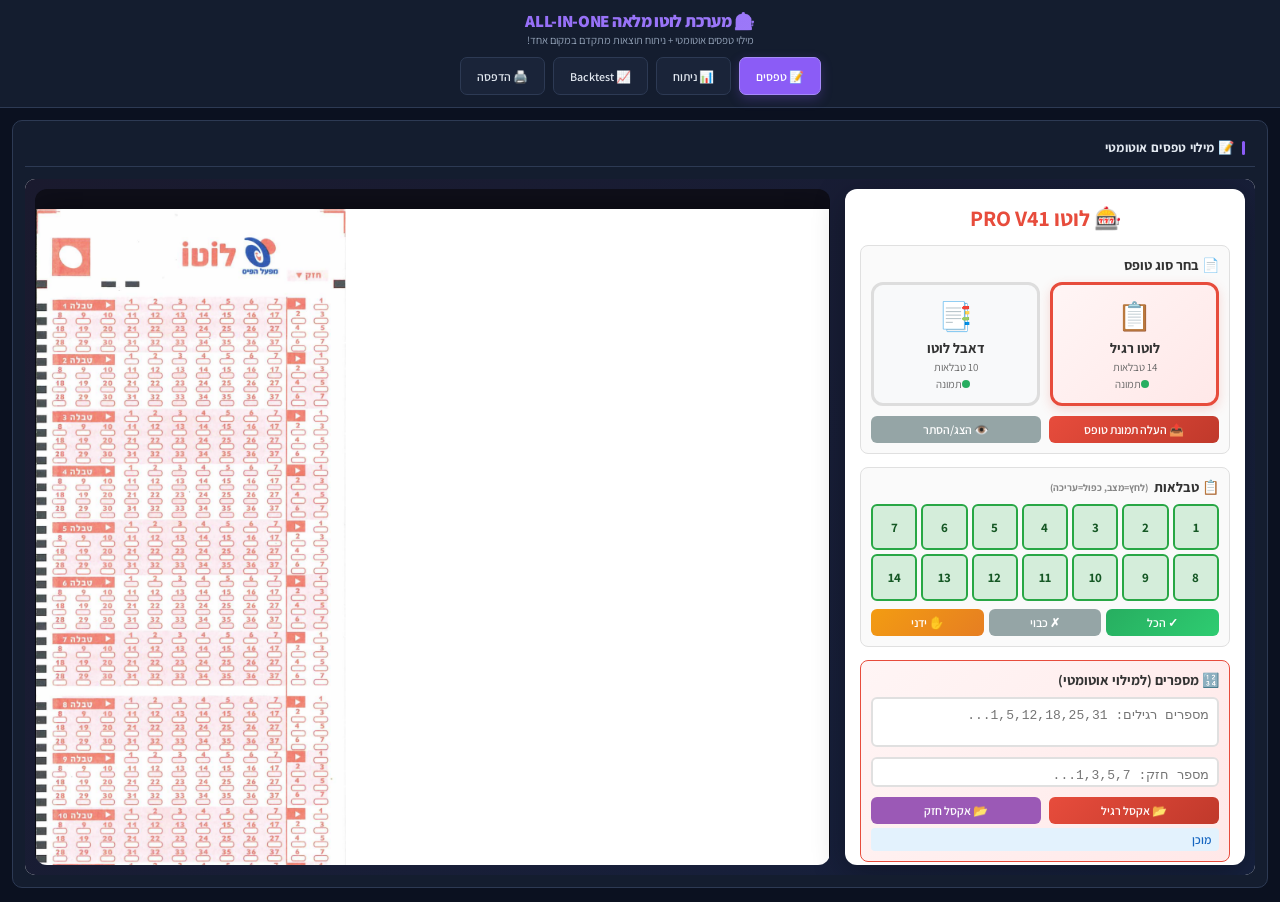
<file: index.html>
<!DOCTYPE html>
<html lang="he" dir="rtl">
<head>
  <meta charset="UTF-8">
  <meta name="viewport" content="width=device-width, initial-scale=1.0">
  <meta name="description" content="LottoAmir - פתיחה ישירה למערכת ALL-IN-ONE.">
  <meta http-equiv="refresh" content="0; url=Lotto_All_In_One.html">
  <link rel="canonical" href="Lotto_All_In_One.html">
  <title>LottoAmir - ALL-IN-ONE</title>
  <style>
    :root {
      color-scheme: light;
      --page: #f7f9fb;
      --surface: #ffffff;
      --text: #172033;
      --muted: #5f6f85;
      --border: #dbe3ea;
      --teal: #0f766e;
      --teal-dark: #115e59;
    }

    * {
      box-sizing: border-box;
    }

    body {
      display: grid;
      place-items: center;
      min-height: 100vh;
      margin: 0;
      padding: 24px;
      font-family: "Assistant", "Segoe UI", Arial, sans-serif;
      color: var(--text);
      background:
        radial-gradient(circle at top left, rgba(15, 118, 110, 0.14), transparent 28rem),
        linear-gradient(180deg, #ffffff 0%, var(--page) 100%);
    }

    main {
      width: min(520px, 100%);
      padding: 28px;
      border: 1px solid var(--border);
      border-radius: 8px;
      background: var(--surface);
      box-shadow: 0 18px 45px rgba(23, 32, 51, 0.11);
      text-align: center;
    }

    h1 {
      margin: 0;
      font-size: 30px;
      line-height: 1.2;
    }

    p {
      margin: 14px 0 0;
      color: var(--muted);
      font-size: 16px;
      line-height: 1.7;
    }

    .actions {
      display: grid;
      gap: 10px;
      margin-top: 22px;
    }

    a {
      display: inline-flex;
      align-items: center;
      justify-content: center;
      min-height: 44px;
      padding: 10px 16px;
      border-radius: 8px;
      font-weight: 800;
      text-decoration: none;
    }

    .primary {
      color: #ffffff;
      background: var(--teal);
    }

    .secondary {
      color: var(--teal-dark);
      border: 1px solid rgba(15, 118, 110, 0.28);
      background: #eef6f5;
    }
  </style>
</head>
<body>
  <main>
    <h1>LottoAmir ALL-IN-ONE</h1>
    <p>מעביר אותך עכשיו למערכת המשולבת.</p>
    <div class="actions">
      <a class="primary" href="Lotto_All_In_One.html">פתח ALL-IN-ONE</a>
      <a class="secondary" href="hub.html">פתח את דף הכלים</a>
    </div>
  </main>
</body>
</html>
</file>
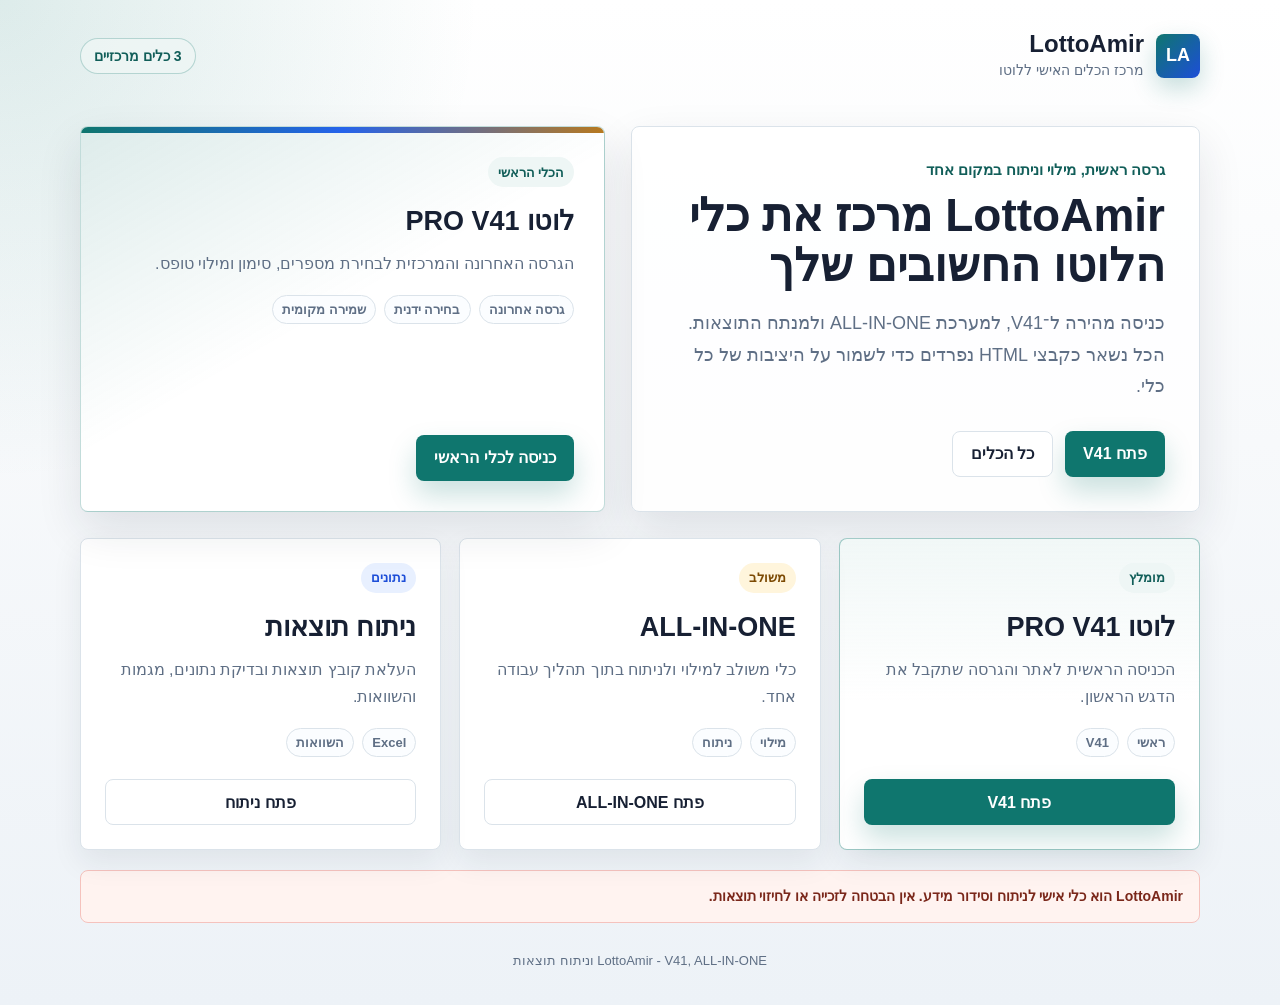
<file: hub.html>
<!DOCTYPE html>
<html lang="he" dir="rtl">
<head>
  <meta charset="UTF-8">
  <meta name="viewport" content="width=device-width, initial-scale=1.0">
  <meta name="description" content="LottoAmir - מרכז הכלים ללוטו PRO V41, ALL-IN-ONE וניתוח תוצאות.">
  <title>LottoAmir Hub</title>
  <style>
    :root {
      --page: #f7f9fb;
      --surface: #ffffff;
      --surface-soft: #eef6f5;
      --text: #172033;
      --muted: #5f6f85;
      --border: #dbe3ea;
      --teal: #0f766e;
      --teal-dark: #115e59;
      --gold: #b7791f;
      --blue: #2563eb;
      --danger: #b42318;
      --shadow: 0 18px 45px rgba(23, 32, 51, 0.11);
    }

    * {
      box-sizing: border-box;
    }

    body {
      margin: 0;
      min-height: 100vh;
      font-family: "Assistant", "Segoe UI", Arial, sans-serif;
      color: var(--text);
      background:
        radial-gradient(circle at top left, rgba(15, 118, 110, 0.14), transparent 30rem),
        linear-gradient(180deg, #ffffff 0%, var(--page) 44%, #edf2f7 100%);
    }

    a {
      color: inherit;
      text-decoration: none;
    }

    .site-shell {
      width: min(1120px, calc(100% - 32px));
      margin: 0 auto;
      padding: 28px 0 34px;
    }

    .topbar {
      display: flex;
      align-items: center;
      justify-content: space-between;
      gap: 16px;
      min-height: 56px;
      margin-bottom: 42px;
    }

    .brand {
      display: flex;
      align-items: center;
      gap: 12px;
      min-width: 0;
    }

    .brand-mark {
      display: grid;
      place-items: center;
      width: 44px;
      height: 44px;
      border-radius: 8px;
      color: #ffffff;
      background: linear-gradient(135deg, var(--teal), #1d4ed8);
      font-weight: 800;
      font-size: 18px;
      box-shadow: 0 10px 24px rgba(15, 118, 110, 0.24);
      flex: 0 0 auto;
    }

    .brand-name {
      margin: 0;
      font-size: 24px;
      line-height: 1.1;
      font-weight: 800;
    }

    .brand-caption {
      margin: 4px 0 0;
      color: var(--muted);
      font-size: 14px;
      line-height: 1.4;
    }

    .status-pill {
      display: inline-flex;
      align-items: center;
      justify-content: center;
      min-height: 36px;
      padding: 8px 13px;
      border: 1px solid rgba(15, 118, 110, 0.25);
      border-radius: 999px;
      color: var(--teal-dark);
      background: rgba(238, 246, 245, 0.82);
      font-size: 14px;
      font-weight: 700;
      white-space: nowrap;
    }

    .hero {
      display: grid;
      grid-template-columns: 1.04fr 0.96fr;
      gap: 26px;
      align-items: stretch;
      margin-bottom: 26px;
    }

    .intro {
      padding: 34px;
      border: 1px solid var(--border);
      border-radius: 8px;
      background: rgba(255, 255, 255, 0.88);
      box-shadow: var(--shadow);
    }

    .eyebrow {
      margin: 0 0 12px;
      color: var(--teal-dark);
      font-size: 15px;
      font-weight: 800;
    }

    h1 {
      margin: 0;
      max-width: 680px;
      font-size: 46px;
      line-height: 1.08;
      font-weight: 850;
    }

    .lead {
      margin: 18px 0 0;
      max-width: 660px;
      color: var(--muted);
      font-size: 18px;
      line-height: 1.75;
      font-weight: 500;
    }

    .primary-actions {
      display: flex;
      flex-wrap: wrap;
      gap: 12px;
      margin-top: 28px;
    }

    .button {
      display: inline-flex;
      align-items: center;
      justify-content: center;
      min-height: 46px;
      padding: 12px 18px;
      border-radius: 8px;
      font-size: 16px;
      font-weight: 800;
      transition: transform 160ms ease, box-shadow 160ms ease, border-color 160ms ease;
    }

    .button:hover,
    .tool-card:hover {
      transform: translateY(-2px);
    }

    .button-primary {
      color: #ffffff;
      background: var(--teal);
      box-shadow: 0 14px 28px rgba(15, 118, 110, 0.22);
    }

    .button-secondary {
      border: 1px solid var(--border);
      color: var(--text);
      background: #ffffff;
    }

    .main-card {
      position: relative;
      display: flex;
      flex-direction: column;
      min-height: 100%;
      padding: 30px;
      overflow: hidden;
      border: 1px solid rgba(15, 118, 110, 0.25);
      border-radius: 8px;
      background:
        linear-gradient(150deg, rgba(15, 118, 110, 0.14), transparent 48%),
        var(--surface);
      box-shadow: var(--shadow);
    }

    .main-card::before {
      content: "";
      position: absolute;
      inset: 0 0 auto;
      height: 6px;
      background: linear-gradient(90deg, var(--teal), var(--blue), var(--gold));
    }

    .card-label {
      display: inline-flex;
      align-items: center;
      width: fit-content;
      min-height: 30px;
      padding: 6px 10px;
      border-radius: 999px;
      color: var(--teal-dark);
      background: var(--surface-soft);
      font-size: 13px;
      font-weight: 800;
    }

    .main-card h2,
    .tool-card h2 {
      margin: 18px 0 0;
      font-size: 27px;
      line-height: 1.22;
    }

    .main-card p,
    .tool-card p {
      margin: 12px 0 0;
      color: var(--muted);
      font-size: 16px;
      line-height: 1.7;
    }

    .main-card .button {
      width: fit-content;
      margin-top: auto;
    }

    .tool-grid {
      display: grid;
      grid-template-columns: repeat(3, minmax(0, 1fr));
      gap: 18px;
    }

    .tool-card {
      display: flex;
      flex-direction: column;
      min-height: 250px;
      padding: 24px;
      border: 1px solid var(--border);
      border-radius: 8px;
      background: var(--surface);
      box-shadow: 0 12px 30px rgba(23, 32, 51, 0.08);
      transition: transform 160ms ease, box-shadow 160ms ease, border-color 160ms ease;
    }

    .tool-card:hover {
      border-color: rgba(15, 118, 110, 0.34);
      box-shadow: 0 18px 38px rgba(23, 32, 51, 0.12);
    }

    .tool-card.primary {
      border-color: rgba(15, 118, 110, 0.38);
      background:
        linear-gradient(180deg, rgba(238, 246, 245, 0.82), #ffffff 52%),
        var(--surface);
    }

    .tool-card.allin .card-label {
      color: #7c4a03;
      background: #fff5dc;
    }

    .tool-card.analysis .card-label {
      color: #1d4ed8;
      background: #e8f0ff;
    }

    .tool-meta {
      display: flex;
      flex-wrap: wrap;
      gap: 8px;
      margin: 18px 0 22px;
      padding: 0;
      list-style: none;
    }

    .tool-meta li {
      min-height: 28px;
      padding: 6px 9px;
      border: 1px solid var(--border);
      border-radius: 999px;
      color: var(--muted);
      background: #fbfdff;
      font-size: 13px;
      font-weight: 700;
    }

    .tool-card .button {
      width: 100%;
      margin-top: auto;
    }

    .note {
      margin: 20px 0 0;
      padding: 14px 16px;
      border: 1px solid #f5c2bd;
      border-radius: 8px;
      color: #7a271a;
      background: #fff3f0;
      font-size: 14px;
      line-height: 1.6;
      font-weight: 650;
    }

    footer {
      margin-top: 28px;
      color: var(--muted);
      font-size: 13px;
      line-height: 1.6;
      text-align: center;
    }

    @media (max-width: 920px) {
      .hero,
      .tool-grid {
        grid-template-columns: 1fr;
      }

      .main-card,
      .tool-card {
        min-height: auto;
      }
    }

    @media (max-width: 640px) {
      .site-shell {
        width: min(100% - 22px, 1120px);
        padding-top: 18px;
      }

      .topbar {
        align-items: flex-start;
        flex-direction: column;
        margin-bottom: 24px;
      }

      .intro,
      .main-card,
      .tool-card {
        padding: 22px;
      }

      h1 {
        font-size: 34px;
      }

      .lead {
        font-size: 16px;
      }

      .primary-actions,
      .button {
        width: 100%;
      }

      .brand-name {
        font-size: 22px;
      }
    }
  </style>
</head>
<body>
  <div class="site-shell">
    <header class="topbar" aria-label="כותרת האתר">
      <div class="brand">
        <div class="brand-mark" aria-hidden="true">LA</div>
        <div>
          <p class="brand-name">LottoAmir</p>
          <p class="brand-caption">מרכז הכלים האישי ללוטו</p>
        </div>
      </div>
      <span class="status-pill">3 כלים מרכזיים</span>
    </header>

    <main>
      <section class="hero" aria-labelledby="main-title">
        <div class="intro">
          <p class="eyebrow">גרסה ראשית, מילוי וניתוח במקום אחד</p>
          <h1 id="main-title">LottoAmir מרכז את כלי הלוטו החשובים שלך</h1>
          <p class="lead">
            כניסה מהירה ל־V41, למערכת ALL-IN-ONE ולמנתח התוצאות. הכל נשאר כקבצי HTML נפרדים כדי לשמור על היציבות של כל כלי.
          </p>
          <div class="primary-actions" aria-label="פעולות ראשיות">
            <a class="button button-primary" href="Lottery_V41_Final.html" aria-label="פתח את לוטו PRO V41">פתח V41</a>
            <a class="button button-secondary" href="#tools">כל הכלים</a>
          </div>
        </div>

        <a class="main-card" href="Lottery_V41_Final.html" aria-label="פתח את הכלי הראשי לוטו PRO V41">
          <span class="card-label">הכלי הראשי</span>
          <h2>לוטו PRO V41</h2>
          <p>הגרסה האחרונה והמרכזית לבחירת מספרים, סימון ומילוי טופס.</p>
          <ul class="tool-meta" aria-label="מאפייני V41">
            <li>גרסה אחרונה</li>
            <li>בחירה ידנית</li>
            <li>שמירה מקומית</li>
          </ul>
          <span class="button button-primary">כניסה לכלי הראשי</span>
        </a>
      </section>

      <section id="tools" class="tool-grid" aria-label="כלי LottoAmir">
        <a class="tool-card primary" href="Lottery_V41_Final.html" aria-label="פתח לוטו PRO V41">
          <span class="card-label">מומלץ</span>
          <h2>לוטו PRO V41</h2>
          <p>הכניסה הראשית לאתר והגרסה שתקבל את הדגש הראשון.</p>
          <ul class="tool-meta">
            <li>ראשי</li>
            <li>V41</li>
          </ul>
          <span class="button button-primary">פתח V41</span>
        </a>

        <a class="tool-card allin" href="Lotto_All_In_One.html" aria-label="פתח את מערכת ALL-IN-ONE">
          <span class="card-label">משולב</span>
          <h2>ALL-IN-ONE</h2>
          <p>כלי משולב למילוי ולניתוח בתוך תהליך עבודה אחד.</p>
          <ul class="tool-meta">
            <li>מילוי</li>
            <li>ניתוח</li>
          </ul>
          <span class="button button-secondary">פתח ALL-IN-ONE</span>
        </a>

        <a class="tool-card analysis" href="lotto_analyzer.html" aria-label="פתח ניתוח תוצאות">
          <span class="card-label">נתונים</span>
          <h2>ניתוח תוצאות</h2>
          <p>העלאת קובץ תוצאות ובדיקת נתונים, מגמות והשוואות.</p>
          <ul class="tool-meta">
            <li>Excel</li>
            <li>השוואות</li>
          </ul>
          <span class="button button-secondary">פתח ניתוח</span>
        </a>
      </section>

      <p class="note">
        LottoAmir הוא כלי אישי לניתוח וסידור מידע. אין הבטחה לזכייה או לחיזוי תוצאות.
      </p>
    </main>

    <footer>
      LottoAmir - V41, ALL-IN-ONE וניתוח תוצאות
    </footer>
  </div>
</body>
</html>
</file>
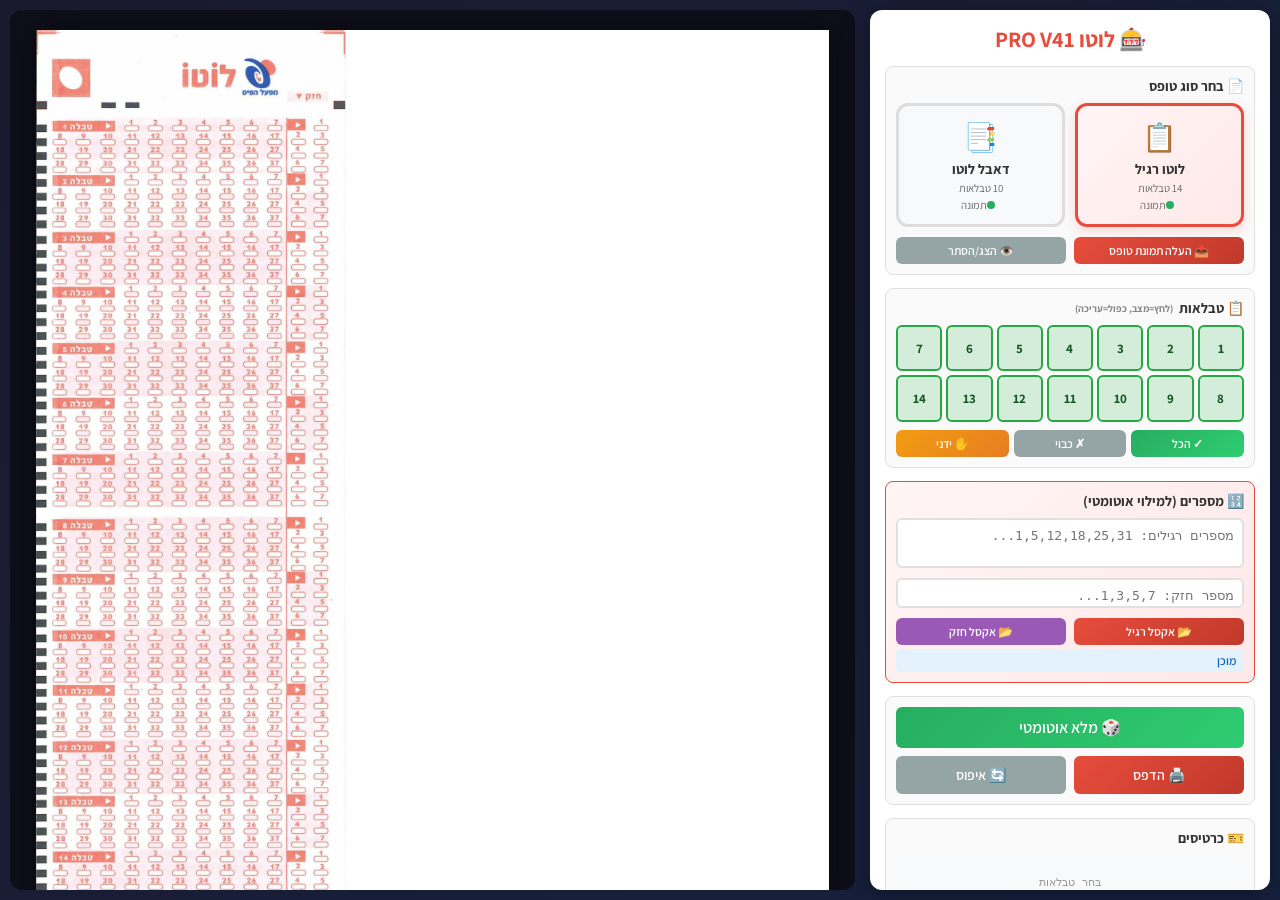
<file: Lottery_V41_Final.html>
<!DOCTYPE html>
<html lang="he" dir="rtl">
<head>
    <meta charset="UTF-8">
    <meta name="viewport" content="width=device-width, initial-scale=1.0, maximum-scale=1.0, user-scalable=no">
    <title>מערכת לוטו PRO - V41 (משופר)</title>
    <style>
        @import url('https://fonts.googleapis.com/css2?family=Assistant:wght@400;600;700&display=swap');

        * { box-sizing: border-box; }
        
        body {
            font-family: 'Assistant', sans-serif;
            background: linear-gradient(135deg, #1a1a2e 0%, #16213e 100%);
            margin: 0;
            height: 100vh;
            display: flex;
            padding: 10px;
            gap: 15px;
            overflow: hidden;
        }

        .sidebar {
            width: 400px;
            background: #fff;
            padding: 15px;
            border-radius: 12px;
            box-shadow: 0 8px 32px rgba(0,0,0,0.3);
            display: flex;
            flex-direction: column;
            gap: 8px;
            height: 100%;
            overflow-y: auto;
            flex-shrink: 0;
            z-index: 200;
        }

        h1 { 
            margin: 0; 
            font-size: 22px; 
            text-align: center; 
            color: #e74c3c; 
            margin-bottom: 5px;
        }

        .section {
            border: 1px solid #e0e0e0;
            padding: 10px;
            border-radius: 8px;
            background: #fafafa;
            margin-bottom: 5px;
        }
        .section.highlight {
            background: linear-gradient(135deg, #fff5f5 0%, #ffe8e8 100%);
            border-color: #e74c3c;
        }
        .section-title {
            font-size: 14px;
            font-weight: 700;
            color: #333;
            margin-bottom: 8px;
            display: flex;
            align-items: center;
            gap: 6px;
        }

        button {
            width: 100%; 
            padding: 10px; 
            border: none; 
            border-radius: 6px;
            font-size: 14px; 
            font-weight: 600; 
            cursor: pointer; 
            transition: all 0.2s; 
            font-family: inherit;
        }
        button:hover { transform: translateY(-1px); box-shadow: 0 4px 12px rgba(0,0,0,0.15); }
        button:active { transform: translateY(0); }

        .btn-primary { background: linear-gradient(135deg, #e74c3c 0%, #c0392b 100%); color: white; }
        .btn-success { background: linear-gradient(135deg, #27ae60 0%, #2ecc71 100%); color: white; }
        .btn-warning { background: linear-gradient(135deg, #f39c12 0%, #e67e22 100%); color: white; }
        .btn-secondary { background: #95a5a6; color: white; }
        .btn-small { padding: 6px 12px; font-size: 12px; width: auto; }

        .grid-2 { display: grid; grid-template-columns: 1fr 1fr; gap: 8px; }
        .grid-3 { display: grid; grid-template-columns: 1fr 1fr 1fr; gap: 5px; }
        .grid-4 { display: grid; grid-template-columns: 1fr 1fr 1fr 1fr; gap: 5px; }

        /* בורר סוג טופס */
        .form-selector {
            display: grid;
            grid-template-columns: 1fr 1fr;
            gap: 10px;
        }
        .form-option {
            border: 3px solid #ddd;
            border-radius: 12px;
            padding: 12px;
            text-align: center;
            cursor: pointer;
            transition: all 0.2s;
            background: #f8f9fa;
        }
        .form-option:hover { border-color: #e74c3c; transform: scale(1.02); }
        .form-option.active { 
            border-color: #e74c3c; 
            background: linear-gradient(135deg, #fff5f5 0%, #ffe8e8 100%);
            box-shadow: 0 4px 12px rgba(231, 76, 60, 0.2);
        }
        .form-option .icon { font-size: 28px; margin-bottom: 5px; }
        .form-option .title { font-weight: 700; font-size: 14px; color: #333; }
        .form-option .desc { font-size: 11px; color: #666; margin-top: 3px; }
        .form-option .status-dot {
            display: inline-block;
            width: 8px;
            height: 8px;
            border-radius: 50%;
            margin-right: 5px;
        }
        .form-option .status-dot.has-image { background: #27ae60; }
        .form-option .status-dot.no-image { background: #e74c3c; }

        textarea { 
            width: 100%; 
            height: 50px; 
            border: 2px solid #e0e0e0; 
            border-radius: 6px; 
            padding: 8px; 
            font-size: 13px; 
            font-family: monospace;
            resize: none;
        }
        textarea:focus { border-color: #e74c3c; outline: none; }
        
        .status { 
            font-size: 12px; 
            font-weight: 600; 
            min-height: 18px; 
            margin-top: 4px;
            padding: 4px 8px;
            border-radius: 4px;
            background: #e8f5e9;
            color: #2e7d32;
        }
        .status.error { background: #ffebee; color: #c62828; }
        .status.info { background: #e3f2fd; color: #1565c0; }

        /* טבלאות */
        .tables-grid {
            display: grid;
            grid-template-columns: repeat(7, 1fr);
            gap: 4px;
        }
        .tbl-btn {
            aspect-ratio: 1;
            display: flex;
            align-items: center;
            justify-content: center;
            font-weight: 700;
            font-size: 13px;
            border-radius: 6px;
            cursor: pointer;
            transition: all 0.2s;
            border: 2px solid;
            position: relative;
        }
        .tbl-btn.off { background: #e9ecef; border-color: #adb5bd; color: #6c757d; }
        .tbl-btn.on { background: #d4edda; border-color: #28a745; color: #155724; }
        .tbl-btn.manual { background: #fff3cd; border-color: #ffc107; color: #856404; }
        .tbl-btn:hover { transform: scale(1.1); z-index: 10; }
        .tbl-btn .edit-icon {
            position: absolute;
            top: -4px;
            right: -4px;
            font-size: 10px;
            background: #ffc107;
            border-radius: 50%;
            width: 16px;
            height: 16px;
            display: none;
            align-items: center;
            justify-content: center;
        }
        .tbl-btn.manual .edit-icon { display: flex; }

        /* בורר מספרים ידני */
        .manual-picker-overlay {
            display: none;
            position: fixed;
            top: 0; left: 0; right: 0; bottom: 0;
            background: rgba(0,0,0,0.85);
            z-index: 10000;
            justify-content: center;
            align-items: center;
        }
        .manual-picker-overlay.active { display: flex; }
        
        .manual-picker {
            background: white;
            padding: 25px;
            border-radius: 16px;
            max-width: 450px;
            width: 95%;
            max-height: 90vh;
            overflow-y: auto;
        }
        .picker-title {
            font-size: 18px;
            font-weight: 700;
            text-align: center;
            margin-bottom: 15px;
            color: #333;
        }
        .picker-subtitle {
            font-size: 13px;
            color: #666;
            text-align: center;
            margin-bottom: 15px;
        }
        .picker-selected {
            background: #fff5f5;
            padding: 10px;
            border-radius: 8px;
            margin-bottom: 15px;
            text-align: center;
            font-size: 16px;
            font-weight: 600;
            min-height: 44px;
            display: flex;
            align-items: center;
            justify-content: center;
            gap: 8px;
            flex-wrap: wrap;
        }
        .picker-selected .num {
            background: #e74c3c;
            color: white;
            padding: 4px 10px;
            border-radius: 4px;
            font-family: monospace;
        }
        .picker-selected .strong {
            background: #9b59b6;
            color: white;
            padding: 4px 10px;
            border-radius: 4px;
            font-family: monospace;
        }
        
        .numbers-grid {
            display: grid;
            grid-template-columns: repeat(10, 1fr);
            gap: 5px;
            margin-bottom: 20px;
        }
        .num-btn {
            aspect-ratio: 1;
            display: flex;
            align-items: center;
            justify-content: center;
            font-weight: 700;
            font-size: 14px;
            border-radius: 8px;
            cursor: pointer;
            transition: all 0.15s;
            border: 2px solid #ddd;
            background: #f8f9fa;
            color: #333;
        }
        .num-btn:hover { 
            transform: scale(1.1); 
            border-color: #e74c3c;
            z-index: 5;
        }
        .num-btn.selected {
            background: linear-gradient(135deg, #e74c3c 0%, #c0392b 100%);
            color: white;
            border-color: #c0392b;
            box-shadow: 0 2px 8px rgba(231, 76, 60, 0.4);
        }
        .num-btn.disabled {
            opacity: 0.3;
            cursor: not-allowed;
            transform: none !important;
        }
        
        .strong-section {
            margin-top: 15px;
            padding-top: 15px;
            border-top: 2px solid #eee;
        }
        .strong-label {
            font-size: 14px;
            font-weight: 700;
            color: #9b59b6;
            margin-bottom: 10px;
            text-align: center;
        }
        .strong-grid {
            display: grid;
            grid-template-columns: repeat(7, 1fr);
            gap: 8px;
        }
        .strong-btn {
            aspect-ratio: 1;
            display: flex;
            align-items: center;
            justify-content: center;
            font-weight: 700;
            font-size: 16px;
            border-radius: 50%;
            cursor: pointer;
            transition: all 0.15s;
            border: 3px solid #e0e0e0;
            background: #fafafa;
            color: #9b59b6;
        }
        .strong-btn:hover {
            transform: scale(1.15);
            border-color: #9b59b6;
        }
        .strong-btn.selected {
            background: linear-gradient(135deg, #9b59b6 0%, #8e44ad 100%);
            color: white;
            border-color: #8e44ad;
            box-shadow: 0 2px 8px rgba(155, 89, 182, 0.4);
        }
        
        .picker-buttons {
            display: flex;
            gap: 10px;
            margin-top: 20px;
        }
        .picker-buttons button { flex: 1; }

        /* כיול */
        .calib-grid {
            display: grid;
            grid-template-columns: 1fr 70px;
            gap: 6px;
            align-items: center;
            font-size: 12px;
        }
        .calib-grid label { margin: 0; font-weight: 500; }
        .calib-grid input {
            width: 100%;
            padding: 5px;
            border: 1px solid #ddd;
            border-radius: 4px;
            text-align: center;
            font-size: 12px;
            font-weight: 600;
        }
        .calib-grid input:focus { border-color: #e74c3c; outline: none; }

        /* תצוגה */
        .preview-wrapper {
            flex: 1;
            background: #0f0f1a;
            display: flex;
            justify-content: center;
            overflow: auto;
            padding: 20px;
            border-radius: 12px;
        }

        .page-base {
            width: 210mm; 
            height: 297mm; 
            background: white;
            position: relative;
            box-shadow: 0 0 30px rgba(0,0,0,0.5);
            flex-shrink: 0;
            overflow: visible;
        }

        #lottoForm {
            position: absolute;
            top: 0; left: 0;
            width: 8.2cm;
            height: 24.5cm;
            background-size: 100% 100%;
            background-repeat: no-repeat;
        }
        .no-bg { background-image: none !important; outline: 2px dashed #e74c3c; }

        .mark {
            position: absolute;
            transform: translate(-50%, -50%);
            z-index: 100;
            pointer-events: none;
        }
        .mark.debug {
            border-radius: 50%;
            border: 1px solid black;
            opacity: 0.85;
        }
        .mark.debug.regular { background: #00ff00; }
        .mark.debug.strong { background: #9b59b6; }
        .mark.final {
            background: black;
            border-radius: 0;
        }

        /* רשימת כרטיסים */
        .tickets-list {
            max-height: 110px;
            overflow-y: auto;
            background: #f8f9fa;
            border-radius: 6px;
            padding: 6px;
            font-family: monospace;
            font-size: 11px;
        }
        .ticket-row {
            display: flex;
            justify-content: space-between;
            align-items: center;
            padding: 4px 6px;
            border-bottom: 1px solid #eee;
            cursor: pointer;
            transition: background 0.2s;
        }
        .ticket-row:hover { background: #fff5f5; }
        .ticket-row:last-child { border-bottom: none; }
        .ticket-row.manual { background: #fff3cd; }
        .ticket-nums { color: #2c3e50; font-weight: 600; }
        .ticket-strong { color: #9b59b6; font-weight: 700; }
        .ticket-edit { font-size: 10px; color: #999; margin-right: 5px; }

        @media print {
            @page { margin: 0; }
            body, html { margin: 0; padding: 0; width: 100%; height: 100%; background: white; }
            .sidebar, .manual-picker-overlay { display: none !important; }
            .preview-wrapper { display: block; padding: 0; margin: 0; overflow: visible; width: 100%; height: 100%; }
            .page-base { box-shadow: none; margin: 0; width: 100%; height: 100%; position: absolute; top: 0; left: 0; overflow: visible; }
            #lottoForm { outline: none; border: none; } 
            * { -webkit-print-color-adjust: exact !important; print-color-adjust: exact !important; }
            .mark.debug { display: none !important; }
        }
    </style>
</head>
<body>

    <div class="sidebar">
        <h1>🎰 לוטו PRO V41</h1>
        
        <!-- בחירת סוג טופס -->
        <div class="section">
            <div class="section-title">📄 בחר סוג טופס</div>
            <div class="form-selector">
                <div class="form-option active" id="optLong" onclick="setFormType('long')">
                    <div class="icon">📋</div>
                    <div class="title">לוטו רגיל</div>
                    <div class="desc">14 טבלאות</div>
                    <div class="desc"><span class="status-dot no-image" id="dotLong"></span>תמונה</div>
                </div>
                <div class="form-option" id="optShort" onclick="setFormType('short')">
                    <div class="icon">📑</div>
                    <div class="title">דאבל לוטו</div>
                    <div class="desc">10 טבלאות</div>
                    <div class="desc"><span class="status-dot no-image" id="dotShort"></span>תמונה</div>
                </div>
            </div>
            <div class="grid-2" style="margin-top:10px;">
                <button class="btn-small btn-primary" onclick="uploadFormImage()">📤 העלה תמונת טופס</button>
                <button class="btn-small btn-secondary" onclick="toggleBg()">👁️ הצג/הסתר</button>
            </div>
            <input type="file" id="fileFormImage" hidden accept="image/*" onchange="handleFormImage(this)">
        </div>

        <!-- בחירת טבלאות -->
        <div class="section">
            <div class="section-title">📋 טבלאות <span style="font-size:10px; color:#888;">(לחץ=מצב, כפול=עריכה)</span></div>
            <div id="tableSelectors" class="tables-grid"></div>
            <div class="grid-3" style="margin-top:8px;">
                <button class="btn-small btn-success" onclick="toggleAllTables(1)">✓ הכל</button>
                <button class="btn-small btn-secondary" onclick="toggleAllTables(0)">✗ כבוי</button>
                <button class="btn-small btn-warning" onclick="toggleAllTables(2)">✋ ידני</button>
            </div>
        </div>

        <!-- מספרים -->
        <div class="section highlight">
            <div class="section-title">🔢 מספרים (למילוי אוטומטי)</div>
            <textarea id="inputReg" placeholder="מספרים רגילים: 1,5,12,18,25,31..."></textarea>
            <textarea id="inputStrong" placeholder="מספר חזק: 1,3,5,7..." style="height:30px; margin-top:5px;"></textarea>
            <div class="grid-2" style="margin-top:5px;">
                <button class="btn-small btn-primary" onclick="loadExcelFile('reg')">📂 אקסל רגיל</button>
                <button class="btn-small" style="background:#9b59b6;color:white;" onclick="loadExcelFile('strong')">📂 אקסל חזק</button>
            </div>
            <div id="statusReg" class="status info">מוכן</div>
            <input type="file" id="fileReg" hidden accept=".xlsx,.xls" onchange="handleExcel(this, 'reg')">
            <input type="file" id="fileStrong" hidden accept=".xlsx,.xls" onchange="handleExcel(this, 'strong')">
        </div>

        <!-- פעולות -->
        <div class="section">
            <button class="btn-success" onclick="generateTickets()" style="font-size:16px;">
                🎲 מלא אוטומטי
            </button>
            <div class="grid-2" style="margin-top:8px;">
                <button class="btn-primary" onclick="window.print()">🖨️ הדפס</button>
                <button class="btn-secondary" onclick="resetAll()">🔄 איפוס</button>
            </div>
        </div>

        <!-- רשימת כרטיסים -->
        <div class="section">
            <div class="section-title">🎫 כרטיסים</div>
            <div id="ticketsList" class="tickets-list">
                <div style="text-align:center; color:#999; padding:15px;">בחר טבלאות</div>
            </div>
        </div>

        <!-- כיול -->
        <div class="section">
            <div class="section-title">⚙️ כיול</div>
            <div style="font-size:10px; color:#666; margin-bottom:8px; background:#f8f9fa; padding:6px; border-radius:4px;">
                💡 <b>טיפים:</b> לחץ בדיוק על <b>מרכז</b> העיגולים | Backspace=בטל לחיצה | Esc=ביטול כיול
            </div>
            
            <!-- כפתור כיול אוטומטי -->
            <button class="btn-primary" id="btnAutoCalib" onclick="startAutoCalibration()" style="margin-bottom:10px; background: linear-gradient(135deg, #9b59b6 0%, #8e44ad 100%);" title="כיול אוטומטי של כל הפרמטרים - 5 לחיצות">
                🎯 כיול אוטומטי (5 לחיצות)
            </button>
            <button class="btn-warning btn-small" id="btnUndoCalib" onclick="undoLastCalibPoint()" style="display:none; margin-bottom:10px;">
                ↩️ בטל לחיצה אחרונה
            </button>
            <div id="calibStatus" style="display:none; background:#fff3cd; padding:8px; border-radius:6px; margin-bottom:10px; font-size:12px; text-align:center; font-weight:600;"></div>
            
            <div class="grid-4" style="margin-bottom:8px;">
                <button class="btn-small" id="btnDebug" onclick="toggleDebug()">👁️</button>
                <button class="btn-small btn-success" onclick="saveCalibration()">💾</button>
                <button class="btn-small btn-secondary" onclick="loadCalibration()">📥</button>
                <button class="btn-small btn-warning" onclick="clearSavedImages()">🗑️</button>
            </div>
            
            <details>
                <summary style="cursor:pointer; font-weight:600; padding:5px; font-size:12px;">📐 הגדרות מתקדמות</summary>
                
                <!-- גודל ומיקום דף -->
                <div style="background:#e3f2fd; padding:8px; border-radius:6px; margin-top:8px; margin-bottom:10px;">
                    <label style="font-size:11px; color:#1565c0; font-weight:700;">📄 גודל דף (מ"מ)</label>
                    <div class="calib-grid" style="margin-top:5px;">
                        <label>רוחב דף:</label>
                        <input type="number" id="pageW" value="210" step="1" oninput="updatePageSize()">
                        <label>גובה דף:</label>
                        <input type="number" id="pageH" value="297" step="1" oninput="updatePageSize()">
                    </div>
                </div>
                
                <!-- מיקום וגודל טופס -->
                <div style="background:#fff3e0; padding:8px; border-radius:6px; margin-bottom:10px;">
                    <label style="font-size:11px; color:#e65100; font-weight:700;">📋 מיקום וגודל טופס (ס"מ)</label>
                    <div style="font-size:10px; color:#999; margin-top:2px; margin-bottom:6px;">השתמש בחיצים להזיז (0.1 ס"מ לכל לחיצה) | טיפ: Shift+חיצי מקלדת</div>
                    
                    <!-- כפתורי חיצים לניווט -->
                    <div style="display:flex; justify-content:center; gap:4px; margin:8px 0;">
                        <button class="btn-small btn-secondary" onclick="moveForm('up')" style="padding:8px 12px; width:auto;" title="הזז למעלה">⬆️</button>
                    </div>
                    <div style="display:flex; justify-content:center; gap:4px; margin-bottom:8px;">
                        <button class="btn-small btn-secondary" onclick="moveForm('left')" style="padding:8px 12px; width:auto;" title="הזז שמאלה">⬅️</button>
                        <button class="btn-small btn-warning" onclick="resetFormPosition()" style="padding:8px 12px; width:auto;" title="אפס למיקום התחלתי">🎯</button>
                        <button class="btn-small btn-secondary" onclick="moveForm('right')" style="padding:8px 12px; width:auto;" title="הזז ימינה">➡️</button>
                    </div>
                    <div style="display:flex; justify-content:center; gap:4px; margin-bottom:10px;">
                        <button class="btn-small btn-secondary" onclick="moveForm('down')" style="padding:8px 12px; width:auto;" title="הזז למטה">⬇️</button>
                    </div>
                    
                    <div class="calib-grid" style="margin-top:5px;">
                        <label>X טופס:</label>
                        <input type="number" id="formX" value="0" step="0.1" oninput="updateFormPosition()">
                        <label>Y טופס:</label>
                        <input type="number" id="formY" value="0" step="0.1" oninput="updateFormPosition()">
                        <label>רוחב טופס:</label>
                        <input type="number" id="formW" value="8.2" step="0.1" oninput="updateFormSize()">
                        <label>גובה טופס:</label>
                        <input type="number" id="formH" value="24.5" step="0.1" oninput="updateFormSize()">
                    </div>
                </div>
                
                <!-- כיול סימונים -->
                <div style="background:#f3e5f5; padding:8px; border-radius:6px;">
                    <label style="font-size:11px; color:#7b1fa2; font-weight:700;">🎯 כיול סימונים (פיקסלים)</label>
                    <div class="calib-grid" style="margin-top:5px;">
                        <label>Y התחלה:</label>
                        <input type="number" id="cy" value="77" step="0.5" oninput="draw()">
                        
                        <label>X התחלה:</label>
                        <input type="number" id="cx" value="243" step="1" oninput="draw()">
                        
                        <label>מרווח טבלאות:</label>
                        <input type="number" id="gt" value="62.5" step="0.1" oninput="draw()">
                        
                        <label>מרווח שורות:</label>
                        <input type="number" id="gapY" value="14.8" step="0.1" oninput="draw()">
                        
                        <label>מרווח טורים:</label>
                        <input type="number" id="gx" value="24.3" step="0.1" oninput="draw()">
                        
                        <label>תיקון שורה 1:</label>
                        <input type="number" id="topRowFix" value="0" step="0.1" oninput="draw()">
                        
                        <label>תוספת אמצע:</label>
                        <input type="number" id="midGap" value="10.5" step="0.5" oninput="draw()">
                        
                        <label>תוספת זוגות:</label>
                        <input type="number" id="pairGap" value="12" step="0.5" oninput="draw()">
                        
                        <label style="color:#9b59b6;">X חזק:</label>
                        <input type="number" id="scx" value="280" step="1" oninput="draw()">
                    </div>
                </div>
                
                <!-- גודל סימון -->
                <div style="background:#e8f5e9; padding:8px; border-radius:6px; margin-top:10px;">
                    <label style="font-size:11px; color:#2e7d32; font-weight:700;">📍 גודל סימון</label>
                    <div class="calib-grid" style="margin-top:5px;">
                        <label>רוחב סימון:</label>
                        <input type="number" id="markW" value="10" step="0.5" oninput="draw()">
                        
                        <label>גובה סימון:</label>
                        <input type="number" id="markH" value="5" step="0.5" oninput="draw()">
                    </div>
                </div>
            </details>
        </div>
    </div>

    <!-- בורר מספרים ידני -->
    <div class="manual-picker-overlay" id="pickerOverlay">
        <div class="manual-picker">
            <div class="picker-title">✏️ עריכת טבלה <span id="pickerTableNum">1</span></div>
            <div class="picker-subtitle">בחר 6 מספרים (1-37) ומספר חזק (1-7)</div>
            
            <div class="picker-selected" id="pickerSelected">
                <span style="color:#999;">בחר מספרים...</span>
            </div>
            
            <!-- אופציית הדבקה -->
            <div style="margin:12px 0; padding:12px; background:#fff3e0; border-radius:8px; border:2px dashed #ff9800;">
                <div style="font-weight:600; font-size:13px; margin-bottom:8px; color:#e65100;">📋 הדבק מספרים מהלוח</div>
                <input type="text" id="pasteInput" placeholder="הדבק כאן: 1, 5, 12, 23, 28, 34 (ואופציונלי מספר חזק)" style="width:100%; padding:8px; border:1px solid #ff9800; border-radius:6px; font-size:13px; font-family:'Assistant',sans-serif;">
                <button onclick="pasteNumbers()" style="width:100%; margin-top:6px; padding:8px; background:linear-gradient(135deg, #ff9800 0%, #f57c00 100%); color:white; border:none; border-radius:6px; font-weight:600; cursor:pointer;">
                    ⚡ מלא מהלוח
                </button>
            </div>
            
            <div class="numbers-grid" id="numbersGrid"></div>
            
            <div class="strong-section">
                <div class="strong-label">💪 מספר חזק</div>
                <div class="strong-grid" id="strongGrid"></div>
            </div>
            
            <div class="picker-buttons">
                <button class="btn-secondary" onclick="closePicker()">ביטול</button>
                <button class="btn-warning" onclick="clearPickerSelection()">נקה</button>
                <button class="btn-primary" onclick="savePicker()">✓ שמור</button>
            </div>
        </div>
    </div>

    <div class="preview-wrapper">
        <div id="pageBase" class="page-base">
            <div id="lottoForm"></div>
        </div>
    </div>

    <script src="https://cdn.sheetjs.com/xlsx-0.20.3/package/dist/xlsx.full.min.js"></script>
    <script>
        // ========== קונפיגורציה ==========
        const CONFIG = {
            MAIN_MIN: 1,
            MAIN_MAX: 37,
            STRONG_MIN: 1,
            STRONG_MAX: 7,
            NUMBERS_PER_TICKET: 6,
            GRID_COLS: 10,
            GRID_OFFSET: 3
        };

        // פרסטים מותאמים לטפסים
        const PRESETS = {
            long: {
                name: 'לוטו רגיל',
                tables: 14,
                logic: 'split',
                // גודל דף (מ"מ)
                pageW: 210,
                pageH: 297,
                // מיקום וגודל טופס (ס"מ)
                formX: 0,
                formY: 0,
                formW: 8.2,
                formH: 25.2,
                // כיול סימונים
                cy: 98.5,
                cx: 238,
                gt: 55.5,
                gapY: 13.5,
                gx: 23.7,
                midGap: 10.5,
                pairGap: 0,
                scx: 273,
                topRowFix: 0,
                // גודל סימון
                markW: 13.5,
                markH: 7
            },
            short: {
                name: 'דאבל לוטו',
                tables: 10,
                logic: 'pairs',
                // גודל דף (מ"מ)
                pageW: 210,
                pageH: 297,
                // מיקום וגודל טופס (ס"מ)
                formX: 0,
                formY: 0,
                formW: 8.2,
                formH: 25.2,
                // כיול סימונים
                cy: 271,
                cx: 238,
                gt: 53.8,
                gapY: 14.5,
                gx: 23.7,
                midGap: 0,
                pairGap: 12.5,
                scx: 274,
                topRowFix: 0.6,
                // גודל סימון
                markW: 13,
                markH: 6.5
            }
        };

        // מפתחות לשמירת תמונות
        const STORAGE_KEYS = {
            imageLong: 'lottoFormImageLong',
            imageShort: 'lottoFormImageShort',
            calibration: 'lottoCalibV41'
        };

        const DEFAULT_FORM_IMAGES = {
            long: '14.png',
            short: '10.png'
        };

        // ========== מצב ==========
        let state = {
            formType: 'long',
            maxTables: 14,
            tables: [],
            poolReg: [],
            poolStrong: [],
            tickets: [],
            isDebug: false,
            editingTable: -1
        };

        // ========== אתחול ==========
        function init() {
            loadCalibration();
            loadSavedImages();
            setFormType('long');
            buildPickerGrids();
            updateImageStatusDots();
            console.log('✅ V41 מוכנה!');
        }

        // ========== ניהול תמונות ==========
        function uploadFormImage() {
            document.getElementById('fileFormImage').click();
        }

        function handleFormImage(input) {
            const file = input.files[0];
            if (!file) return;
            
            const reader = new FileReader();
            reader.onload = (e) => {
                const imageData = e.target.result;
                
                // שמור בהתאם לסוג הטופס הנוכחי
                const key = state.formType === 'long' ? STORAGE_KEYS.imageLong : STORAGE_KEYS.imageShort;
                
                try {
                    localStorage.setItem(key, imageData);
                    setFormImage(imageData);
                    updateImageStatusDots();
                    showStatus(`✓ תמונת ${PRESETS[state.formType].name} נשמרה!`);
                } catch (e) {
                    // אם LocalStorage מלא, השתמש רק בזיכרון
                    setFormImage(imageData);
                    showStatus('⚠️ התמונה גדולה מדי לשמירה קבועה', 'error');
                }
            };
            reader.readAsDataURL(file);
            input.value = '';
        }

        function loadSavedImages() {
            // טען תמונות שמורות אם קיימות
            const longImage = localStorage.getItem(STORAGE_KEYS.imageLong);
            const shortImage = localStorage.getItem(STORAGE_KEYS.imageShort);
            
            if (longImage || shortImage) {
                console.log('נטענו תמונות שמורות');
            }
        }

        function setFormImage(imageData) {
            document.getElementById('lottoForm').style.backgroundImage = `url('${imageData}')`;
        }

        function updateImageStatusDots() {
            const hasLong = localStorage.getItem(STORAGE_KEYS.imageLong) !== null || Boolean(DEFAULT_FORM_IMAGES.long);
            const hasShort = localStorage.getItem(STORAGE_KEYS.imageShort) !== null || Boolean(DEFAULT_FORM_IMAGES.short);
            
            document.getElementById('dotLong').classList.toggle('has-image', hasLong);
            document.getElementById('dotLong').classList.toggle('no-image', !hasLong);
            document.getElementById('dotShort').classList.toggle('has-image', hasShort);
            document.getElementById('dotShort').classList.toggle('no-image', !hasShort);
        }

        function clearSavedImages() {
            if (confirm('למחוק את כל התמונות השמורות?')) {
                localStorage.removeItem(STORAGE_KEYS.imageLong);
                localStorage.removeItem(STORAGE_KEYS.imageShort);
                updateImageStatusDots();
                setFormImage(DEFAULT_FORM_IMAGES[state.formType]);
                showStatus('תמונות נמחקו', 'info');
            }
        }

        function toggleBg() {
            document.getElementById('lottoForm').classList.toggle('no-bg');
        }

        function updateFormSize() {
            const form = document.getElementById('lottoForm');
            const w = document.getElementById('formW').value;
            const h = document.getElementById('formH').value;
            form.style.width = w + 'cm';
            form.style.height = h + 'cm';
        }

        function updatePageSize() {
            const pageBase = document.getElementById('pageBase');
            const w = document.getElementById('pageW').value;
            const h = document.getElementById('pageH').value;
            pageBase.style.width = w + 'mm';
            pageBase.style.height = h + 'mm';
        }

        function updateFormPosition() {
            const form = document.getElementById('lottoForm');
            const x = document.getElementById('formX').value;
            const y = document.getElementById('formY').value;
            form.style.marginLeft = x + 'cm';
            form.style.marginTop = y + 'cm';
        }

        // ========== הזזת טופס בחיצים ==========
        function moveForm(direction) {
            const step = 0.1; // צעד של 1 מ"מ
            const formX = document.getElementById('formX');
            const formY = document.getElementById('formY');
            
            let x = parseFloat(formX.value) || 0;
            let y = parseFloat(formY.value) || 0;
            
            switch(direction) {
                case 'up':
                    y -= step;
                    break;
                case 'down':
                    y += step;
                    break;
                case 'left':
                    x += step; // הפוך - שמאלה = הוסף
                    break;
                case 'right':
                    x -= step; // הפוך - ימינה = הפחת
                    break;
            }
            
            formX.value = Math.round(x * 10) / 10;
            formY.value = Math.round(y * 10) / 10;
            updateFormPosition();
        }

        function resetFormPosition() {
            const preset = PRESETS[state.formType];
            document.getElementById('formX').value = preset.formX;
            document.getElementById('formY').value = preset.formY;
            updateFormPosition();
            showStatus('✓ מיקום אופס', 'info');
        }

        // הוסף תמיכה בקיצורי מקלדת להזזת הטופס
        document.addEventListener('keydown', function(e) {
            // Escape = ביטול כיול
            if (e.key === 'Escape' && calibMode.active) {
                e.preventDefault();
                cancelAutoCalibration();
                return;
            }
            
            // Backspace = ביטול לחיצה אחרונה בכיול
            if (e.key === 'Backspace' && calibMode.active && calibMode.step > 0) {
                e.preventDefault();
                undoLastCalibPoint();
                return;
            }
            
            // רק כאשר לא עורכים שדה טקסט
            if (e.target.tagName === 'INPUT' || e.target.tagName === 'TEXTAREA') return;
            
            // Shift + חיצים = הזזת טופס
            if (e.shiftKey) {
                switch(e.key) {
                    case 'ArrowUp':
                        e.preventDefault();
                        moveForm('up');
                        break;
                    case 'ArrowDown':
                        e.preventDefault();
                        moveForm('down');
                        break;
                    case 'ArrowLeft':
                        e.preventDefault();
                        moveForm('left');
                        break;
                    case 'ArrowRight':
                        e.preventDefault();
                        moveForm('right');
                        break;
                }
            }
        });

        // ========== סוג טופס ==========
        function setFormType(type) {
            state.formType = type;
            const preset = PRESETS[type];
            state.maxTables = preset.tables;
            
            // עדכון UI
            document.getElementById('optLong').classList.toggle('active', type === 'long');
            document.getElementById('optShort').classList.toggle('active', type === 'short');
            
            // עדכון גודל דף
            document.getElementById('pageW').value = preset.pageW;
            document.getElementById('pageH').value = preset.pageH;
            
            // עדכון מיקום וגודל טופס
            document.getElementById('formX').value = preset.formX;
            document.getElementById('formY').value = preset.formY;
            document.getElementById('formW').value = preset.formW;
            document.getElementById('formH').value = preset.formH;
            
            // עדכון ערכי כיול
            document.getElementById('cy').value = preset.cy;
            document.getElementById('cx').value = preset.cx;
            document.getElementById('gt').value = preset.gt;
            document.getElementById('gapY').value = preset.gapY;
            document.getElementById('gx').value = preset.gx;
            document.getElementById('midGap').value = preset.midGap;
            document.getElementById('pairGap').value = preset.pairGap;
            document.getElementById('scx').value = preset.scx;
            document.getElementById('topRowFix').value = preset.topRowFix;
            
            // עדכון גודל סימון
            document.getElementById('markW').value = preset.markW;
            document.getElementById('markH').value = preset.markH;
            
            // טען תמונה שמורה
            const key = type === 'long' ? STORAGE_KEYS.imageLong : STORAGE_KEYS.imageShort;
            const savedImage = localStorage.getItem(key);
            if (savedImage) {
                setFormImage(savedImage);
            } else {
                setFormImage(DEFAULT_FORM_IMAGES[type]);
            }
            
            updatePageSize();
            updateFormPosition();
            updateFormSize();
            renderTableSelectors();
            draw();
        }

        // ========== בורר טבלאות ==========
        function renderTableSelectors() {
            const container = document.getElementById('tableSelectors');
            container.innerHTML = '';
            state.tables = [];
            state.tickets = [];
            
            for (let i = 0; i < state.maxTables; i++) {
                state.tables[i] = 1;
                state.tickets[i] = null;
                
                const btn = document.createElement('div');
                btn.className = 'tbl-btn on';
                btn.innerHTML = `${i+1}<span class="edit-icon">✏️</span>`;
                btn.setAttribute('data-idx', i);
                
                btn.onclick = (e) => {
                    if (e.detail === 1) {
                        setTimeout(() => {
                            if (!btn.dataset.dblclick) cycleTableState(i);
                            btn.dataset.dblclick = '';
                        }, 200);
                    }
                };
                
                btn.ondblclick = () => {
                    btn.dataset.dblclick = 'true';
                    state.tables[i] = 2;
                    updateTableUI(i);
                    openPicker(i);
                };
                
                container.appendChild(btn);
            }
        }

        function cycleTableState(idx) {
            state.tables[idx] = (state.tables[idx] + 1) % 3;
            if (state.tables[idx] === 2) openPicker(idx);
            updateTableUI(idx);
            draw();
        }

        function updateTableUI(idx) {
            const btn = document.querySelector(`[data-idx="${idx}"]`);
            if (!btn) return;
            btn.classList.remove('off', 'on', 'manual');
            btn.classList.add(['off', 'on', 'manual'][state.tables[idx]]);
        }

        function toggleAllTables(newState) {
            for (let i = 0; i < state.maxTables; i++) {
                state.tables[i] = newState;
                if (newState === 0) state.tickets[i] = null;
                updateTableUI(i);
            }
            draw();
            updateTicketsList();
        }

        // ========== בורר מספרים ידני ==========
        function buildPickerGrids() {
            const numGrid = document.getElementById('numbersGrid');
            numGrid.innerHTML = '';
            for (let n = 1; n <= CONFIG.MAIN_MAX; n++) {
                const btn = document.createElement('div');
                btn.className = 'num-btn';
                btn.textContent = n;
                btn.setAttribute('data-num', n);
                btn.onclick = () => toggleNumber(n);
                numGrid.appendChild(btn);
            }
            for (let n = 38; n <= 40; n++) {
                const empty = document.createElement('div');
                empty.style.visibility = 'hidden';
                numGrid.appendChild(empty);
            }
            
            const strongGrid = document.getElementById('strongGrid');
            strongGrid.innerHTML = '';
            for (let n = 1; n <= CONFIG.STRONG_MAX; n++) {
                const btn = document.createElement('div');
                btn.className = 'strong-btn';
                btn.textContent = n;
                btn.setAttribute('data-strong', n);
                btn.onclick = () => toggleStrong(n);
                strongGrid.appendChild(btn);
            }
        }

        function openPicker(tableIdx) {
            state.editingTable = tableIdx;
            document.getElementById('pickerTableNum').textContent = tableIdx + 1;
            
            const ticket = state.tickets[tableIdx];
            document.querySelectorAll('.num-btn').forEach(btn => btn.classList.remove('selected', 'disabled'));
            document.querySelectorAll('.strong-btn').forEach(btn => btn.classList.remove('selected'));
            
            if (ticket && ticket.nums) {
                ticket.nums.forEach(n => {
                    const btn = document.querySelector(`.num-btn[data-num="${n}"]`);
                    if (btn) btn.classList.add('selected');
                });
            }
            if (ticket && ticket.strong) {
                const btn = document.querySelector(`.strong-btn[data-strong="${ticket.strong}"]`);
                if (btn) btn.classList.add('selected');
            }
            
            updatePickerDisplay();
            updateNumbersAvailability();
            document.getElementById('pickerOverlay').classList.add('active');
        }

        function closePicker() {
            document.getElementById('pickerOverlay').classList.remove('active');
            state.editingTable = -1;
        }

        function toggleNumber(num) {
            const btn = document.querySelector(`.num-btn[data-num="${num}"]`);
            if (!btn || btn.classList.contains('disabled')) return;
            
            const selected = document.querySelectorAll('.num-btn.selected');
            if (btn.classList.contains('selected')) {
                btn.classList.remove('selected');
            } else {
                if (selected.length >= CONFIG.NUMBERS_PER_TICKET) return;
                btn.classList.add('selected');
            }
            
            updatePickerDisplay();
            updateNumbersAvailability();
        }

        function toggleStrong(num) {
            document.querySelectorAll('.strong-btn').forEach(btn => btn.classList.remove('selected'));
            document.querySelector(`.strong-btn[data-strong="${num}"]`)?.classList.add('selected');
            updatePickerDisplay();
        }

        function updatePickerDisplay() {
            const display = document.getElementById('pickerSelected');
            const nums = [];
            document.querySelectorAll('.num-btn.selected').forEach(btn => nums.push(parseInt(btn.getAttribute('data-num'))));
            nums.sort((a, b) => a - b);
            
            const strongBtn = document.querySelector('.strong-btn.selected');
            const strong = strongBtn ? parseInt(strongBtn.getAttribute('data-strong')) : null;
            
            let html = '';
            nums.forEach(n => html += `<span class="num">${n}</span>`);
            if (strong) html += `<span class="strong">${strong}</span>`;
            display.innerHTML = html || '<span style="color:#999;">בחר מספרים...</span>';
        }

        function updateNumbersAvailability() {
            const selected = document.querySelectorAll('.num-btn.selected').length;
            const isFull = selected >= CONFIG.NUMBERS_PER_TICKET;
            document.querySelectorAll('.num-btn').forEach(btn => {
                if (!btn.classList.contains('selected')) btn.classList.toggle('disabled', isFull);
            });
        }

        function clearPickerSelection() {
            document.querySelectorAll('.num-btn').forEach(btn => btn.classList.remove('selected', 'disabled'));
            document.querySelectorAll('.strong-btn').forEach(btn => btn.classList.remove('selected'));
            updatePickerDisplay();
        }

        function savePicker() {
            const nums = [];
            document.querySelectorAll('.num-btn.selected').forEach(btn => nums.push(parseInt(btn.getAttribute('data-num'))));
            nums.sort((a, b) => a - b);
            
            const strongBtn = document.querySelector('.strong-btn.selected');
            const strong = strongBtn ? parseInt(strongBtn.getAttribute('data-strong')) : 0;
            
            state.tickets[state.editingTable] = (nums.length === 0 && !strong) ? null : { nums, strong, manual: true };
            
            closePicker();
            updateTicketsList();
            draw();
            saveFormState(); // Auto-save
        }

        // ========== טעינת Excel ==========
        function loadExcelFile(type) {
            document.getElementById(type === 'reg' ? 'fileReg' : 'fileStrong').click();
        }

        function handleExcel(input, type) {
            const file = input.files[0];
            if (!file) return;
            
            const reader = new FileReader();
            reader.onload = (e) => {
                try {
                    if (typeof XLSX === 'undefined') throw new Error('ספריית Excel לא נטענה');
                    
                    const wb = XLSX.read(e.target.result, { type: 'array' });
                    const sheet = wb.Sheets[wb.SheetNames[0]];
                    const data = XLSX.utils.sheet_to_json(sheet, { header: 1, defval: '' });
                    const numbers = data.flat().filter(x => x !== '');
                    
                    if (type === 'reg') {
                        state.poolReg = normalizeNumbers(numbers, CONFIG.MAIN_MIN, CONFIG.MAIN_MAX);
                        showStatus(`✓ ${state.poolReg.length} מספרים רגילים`);
                    } else {
                        state.poolStrong = normalizeNumbers(numbers, CONFIG.STRONG_MIN, CONFIG.STRONG_MAX);
                        showStatus(`✓ ${state.poolStrong.length} מספרים חזקים`);
                    }
                } catch (err) {
                    showStatus('❌ ' + err.message, 'error');
                }
            };
            reader.readAsArrayBuffer(file);
        }

        function showStatus(msg, type = 'success') {
            const el = document.getElementById('statusReg');
            el.textContent = msg;
            el.className = 'status ' + (type === 'error' ? 'error' : type === 'info' ? 'info' : '');
        }

        function normalizeNumbers(arr, min, max) {
            const valid = [];
            arr.forEach(n => {
                const num = parseInt(n);
                if (!isNaN(num) && num >= min && num <= max && !valid.includes(num)) valid.push(num);
            });
            return valid;
        }

        function parseInput(text) {
            return text.replace(/[\n\r,;]+/g, ' ').split(/\s+/).filter(x => x.trim() !== '');
        }

        // ========== מילוי אוטומטי ==========
        function generateTickets() {
            const manualReg = parseInput(document.getElementById('inputReg').value);
            const manualStrong = parseInput(document.getElementById('inputStrong').value);
            
            const allReg = [...state.poolReg, ...normalizeNumbers(manualReg, CONFIG.MAIN_MIN, CONFIG.MAIN_MAX)];
            const allStrong = [...state.poolStrong, ...normalizeNumbers(manualStrong, CONFIG.STRONG_MIN, CONFIG.STRONG_MAX)];
            
            let count = 0;
            for (let i = 0; i < state.maxTables; i++) {
                if (state.tables[i] !== 1) continue;
                
                const nums = pickUniqueNumbers(allReg, CONFIG.NUMBERS_PER_TICKET, CONFIG.MAIN_MIN, CONFIG.MAIN_MAX);
                const strong = pickSingleNumber(allStrong, CONFIG.STRONG_MIN, CONFIG.STRONG_MAX);
                
                state.tickets[i] = { nums: nums.sort((a,b) => a-b), strong, manual: false };
                count++;
            }
            
            updateTicketsList();
            draw();
            saveFormState(); // Auto-save
            showStatus(count > 0 ? `✓ ${count} כרטיסים!` : '⚠️ אין טבלאות ירוקות', count > 0 ? 'success' : 'error');
        }

        function pickUniqueNumbers(pool, count, min, max) {
            const result = [];
            const available = pool.length > 0 ? [...pool] : null;
            
            while (result.length < count) {
                let num;
                if (available && available.length > 0) {
                    const idx = Math.floor(Math.random() * available.length);
                    num = available[idx];
                    available.splice(idx, 1);
                } else {
                    num = Math.floor(Math.random() * (max - min + 1)) + min;
                }
                if (!result.includes(num)) result.push(num);
            }
            return result;
        }

        function pickSingleNumber(pool, min, max) {
            return pool.length > 0 
                ? pool[Math.floor(Math.random() * pool.length)]
                : Math.floor(Math.random() * (max - min + 1)) + min;
        }

        function updateTicketsList() {
            const list = document.getElementById('ticketsList');
            list.innerHTML = '';
            
            let count = 0;
            for (let i = 0; i < state.maxTables; i++) {
                const ticket = state.tickets[i];
                if (state.tables[i] === 0) continue;
                
                count++;
                const row = document.createElement('div');
                row.className = 'ticket-row' + (state.tables[i] === 2 ? ' manual' : '');
                row.onclick = () => { state.tables[i] = 2; updateTableUI(i); openPicker(i); };
                
                row.innerHTML = ticket && ticket.nums && ticket.nums.length > 0
                    ? `<span class="ticket-edit">✏️</span><span>${i+1}.</span><span class="ticket-nums">${ticket.nums.join(', ')}</span><span class="ticket-strong">${ticket.strong || '-'}</span>`
                    : `<span class="ticket-edit">✏️</span><span>${i+1}.</span><span style="color:#999;">לחץ</span><span></span>`;
                
                list.appendChild(row);
            }
            
            if (count === 0) list.innerHTML = '<div style="text-align:center; color:#999; padding:15px;">בחר טבלאות</div>';
        }

        // ========== ציור ==========
        function draw() {
            const form = document.getElementById('lottoForm');
            form.querySelectorAll('.mark').forEach(m => m.remove());
            
            const preset = PRESETS[state.formType];
            const calib = {
                startY: parseFloat(document.getElementById('cy').value),
                startX: parseFloat(document.getElementById('cx').value),
                step: parseFloat(document.getElementById('gt').value),
                gapY: parseFloat(document.getElementById('gapY').value),
                gapX: parseFloat(document.getElementById('gx').value),
                midGap: parseFloat(document.getElementById('midGap').value),
                pairGap: parseFloat(document.getElementById('pairGap').value),
                scx: parseFloat(document.getElementById('scx').value),
                topRowFix: parseFloat(document.getElementById('topRowFix').value)
            };
            
            for (let i = 0; i < state.maxTables; i++) {
                if (state.tables[i] === 0) continue;
                
                let tableY = calib.startY + (i * calib.step);
                
                if (preset.logic === 'split' && i >= 7) {
                    tableY += calib.midGap;
                } else if (preset.logic === 'pairs') {
                    tableY += Math.floor(i / 2) * calib.pairGap;
                }
                
                if (state.isDebug) {
                    drawNumbers(form, [...Array(37)].map((_, j) => j+1), tableY, calib, true);
                    drawStrong(form, [1,2,3,4,5,6,7], tableY, calib, true);
                } else if (state.tickets[i] && state.tickets[i].nums && state.tickets[i].nums.length > 0) {
                    drawNumbers(form, state.tickets[i].nums, tableY, calib, false);
                    if (state.tickets[i].strong) drawStrong(form, [state.tickets[i].strong], tableY, calib, false);
                }
            }
        }

        function drawNumbers(container, nums, tableY, calib, isDebug) {
            nums.forEach(num => {
                const idx = num + CONFIG.GRID_OFFSET - 1;
                const row = Math.floor(idx / CONFIG.GRID_COLS);
                let col = idx % CONFIG.GRID_COLS;
                col = (CONFIG.GRID_COLS - 1) - col;
                
                const x = calib.startX - (col * calib.gapX);
                let y = tableY + (row * calib.gapY);
                if (row === 0) y += calib.topRowFix;
                
                createMark(container, x, y, isDebug, false);
            });
        }

        function drawStrong(container, nums, tableY, calib, isDebug) {
            const layout = {
                1: { dx: 12, row: 0 },
                2: { dx: -12, row: 1 },
                3: { dx: 12, row: 1 },
                4: { dx: -12, row: 2 },
                5: { dx: 12, row: 2 },
                6: { dx: -12, row: 3 },
                7: { dx: 12, row: 3 }
            };
            
            nums.forEach(num => {
                const pos = layout[num];
                if (!pos) return;
                const x = calib.scx + pos.dx;
                let y = tableY + (pos.row * calib.gapY);
                if (pos.row === 0) y += calib.topRowFix;
                createMark(container, x, y, isDebug, true);
            });
        }

        function createMark(container, x, y, isDebug, isStrong) {
            const markW = parseFloat(document.getElementById('markW').value) || 10;
            const markH = parseFloat(document.getElementById('markH').value) || 5;
            
            const mark = document.createElement('div');
            mark.className = 'mark ' + (isDebug ? 'debug ' + (isStrong ? 'strong' : 'regular') : 'final');
            mark.style.left = x + 'px';
            mark.style.top = y + 'px';
            mark.style.borderRadius = '50%';
            
            // גודל מותאם לאליפסה
            if (isDebug) {
                mark.style.width = (markW + 2) + 'px';
                mark.style.height = (markH + 2) + 'px';
            } else {
                // סימון סופי
                mark.style.width = markW + 'px';
                mark.style.height = markH + 'px';
            }
            container.appendChild(mark);
        }

        // ========== כיול אוטומטי ==========
        let calibMode = {
            active: false,
            step: 0,
            points: []
        };

        function startAutoCalibration() {
            calibMode = { active: true, step: 0, points: [] };
            const statusEl = document.getElementById('calibStatus');
            statusEl.style.display = 'block';
            statusEl.innerHTML = `🎯 <b>שלב 1/5:</b> לחץ על <b>מרכז</b> העיגול של <span style="color:#e74c3c;font-weight:bold;">מספר 1</span><br>
                <small style="color:#666;">בטבלה הראשונה, שורה ראשונה (המספר הכי שמאלי למעלה)</small>`;
            statusEl.style.background = '#e3f2fd';
            
            document.getElementById('btnAutoCalib').textContent = '❌ ביטול כיול';
            document.getElementById('btnAutoCalib').onclick = cancelAutoCalibration;
            document.getElementById('btnUndoCalib').style.display = 'none';
            
            // הוסף מאזין ללחיצה על הטופס
            const form = document.getElementById('lottoForm');
            form.style.cursor = 'crosshair';
            form.style.outline = '3px solid #e74c3c';
            form.onclick = handleCalibClick;
        }

        function undoLastCalibPoint() {
            if (!calibMode.active || calibMode.step === 0) return;
            
            // הסר את הנקודה האחרונה
            calibMode.points.pop();
            calibMode.step--;
            
            // הסר את הנקודה הויזואלית האחרונה
            const points = document.querySelectorAll('.calib-point');
            if (points.length > 0) {
                points[points.length - 1].remove();
            }
            
            // עדכן את ההוראות
            const statusEl = document.getElementById('calibStatus');
            const stepNum = calibMode.step + 1;
            
            if (calibMode.step === 0) {
                statusEl.innerHTML = `🎯 <b>שלב 1/5:</b> לחץ על <b>מרכז</b> העיגול של <span style="color:#e74c3c;font-weight:bold;">מספר 1</span><br>
                    <small style="color:#666;">בטבלה הראשונה, שורה ראשונה (המספר הכי שמאלי למעלה)</small>`;
                statusEl.style.background = '#e3f2fd';
                document.getElementById('btnUndoCalib').style.display = 'none';
            } else if (calibMode.step === 1) {
                statusEl.innerHTML = `🎯 <b>שלב 2/5:</b> לחץ על <b>מרכז</b> העיגול של <span style="color:#3498db;font-weight:bold;">מספר 4</span><br>
                    <small style="color:#666;">באותה טבלה, אותה שורה - 3 עיגולים ימינה מהנקודה הראשונה</small>`;
                statusEl.style.background = '#e3f2fd';
            } else if (calibMode.step === 2) {
                statusEl.innerHTML = `🎯 <b>שלב 3/5:</b> לחץ על <b>מרכז</b> העיגול של <span style="color:#2ecc71;font-weight:bold;">מספר 11</span><br>
                    <small style="color:#666;">בטבלה 1, שורה שנייה - המספר הכי שמאלי בשורה השנייה</small>`;
                statusEl.style.background = '#d4edda';
            } else if (calibMode.step === 3) {
                statusEl.innerHTML = `🎯 <b>שלב 4/5:</b> לחץ על <b>מרכז</b> העיגול של <span style="color:#f39c12;font-weight:bold;">מספר 1</span><br>
                    <small style="color:#666;">ב<b>טבלה 2</b> (הטבלה הבאה למטה), שורה ראשונה, מספר שמאלי</small>`;
                statusEl.style.background = '#fff3cd';
            }
        }

        function cancelAutoCalibration() {
            calibMode = { active: false, step: 0, points: [] };
            document.getElementById('calibStatus').style.display = 'none';
            
            // החזר את הטקסט המקורי לכפתור
            document.getElementById('btnAutoCalib').textContent = '🎯 כיול אוטומטי (5 לחיצות)';
            document.getElementById('btnAutoCalib').onclick = startAutoCalibration;
            document.getElementById('btnUndoCalib').style.display = 'none';
            
            const form = document.getElementById('lottoForm');
            form.style.cursor = 'default';
            form.style.outline = 'none';
            form.onclick = null;
            
            // הסר נקודות כיול
            document.querySelectorAll('.calib-point').forEach(p => p.remove());
        }

        function handleCalibClick(e) {
            if (!calibMode.active) return;
            
            const form = document.getElementById('lottoForm');
            const rect = form.getBoundingClientRect();
            const x = e.clientX - rect.left;
            const y = e.clientY - rect.top;
            
            calibMode.points.push({ x, y });
            calibMode.step++;
            
            // הצג כפתור ביטול אחרי הלחיצה הראשונה
            if (calibMode.step > 0) {
                document.getElementById('btnUndoCalib').style.display = 'block';
            }
            
            // הצג נקודה על המיקום שנלחץ
            const point = document.createElement('div');
            point.className = 'calib-point';
            const colors = ['#e74c3c', '#3498db', '#2ecc71', '#f39c12', '#9b59b6'];
            const color = colors[(calibMode.step - 1) % colors.length];
            point.style.cssText = `
                position: absolute;
                left: ${x}px;
                top: ${y}px;
                width: 14px;
                height: 14px;
                background: ${color};
                border-radius: 50%;
                transform: translate(-50%, -50%);
                z-index: 1000;
                box-shadow: 0 0 0 3px white, 0 0 0 5px ${color};
            `;
            point.innerHTML = `<span style="position:absolute;top:-22px;left:50%;transform:translateX(-50%);font-size:11px;font-weight:bold;color:${color};background:white;padding:2px 4px;border-radius:3px;">${calibMode.step}</span>`;
            form.appendChild(point);
            
            const statusEl = document.getElementById('calibStatus');
            
            if (calibMode.step === 1) {
                statusEl.innerHTML = `🎯 <b>שלב 2/5:</b> לחץ על <b>מרכז</b> העיגול של <span style="color:#3498db;font-weight:bold;">מספר 4</span><br>
                    <small style="color:#666;">באותה טבלה, אותה שורה - 3 עיגולים ימינה מהנקודה הראשונה</small>`;
                statusEl.style.background = '#e3f2fd';
            } else if (calibMode.step === 2) {
                statusEl.innerHTML = `🎯 <b>שלב 3/5:</b> לחץ על <b>מרכז</b> העיגול של <span style="color:#2ecc71;font-weight:bold;">מספר 11</span><br>
                    <small style="color:#666;">בטבלה 1, שורה שנייה - המספר הכי שמאלי בשורה השנייה</small>`;
                statusEl.style.background = '#d4edda';
            } else if (calibMode.step === 3) {
                statusEl.innerHTML = `🎯 <b>שלב 4/5:</b> לחץ על <b>מרכז</b> העיגול של <span style="color:#f39c12;font-weight:bold;">מספר 1</span><br>
                    <small style="color:#666;">ב<b>טבלה 2</b> (הטבלה הבאה למטה), שורה ראשונה, מספר שמאלי</small>`;
                statusEl.style.background = '#fff3cd';
            } else if (calibMode.step === 4) {
                statusEl.innerHTML = `🎯 <b>שלב 5/5:</b> לחץ על <b>מרכז</b> העיגול של <span style="color:#9b59b6;font-weight:bold;">מספר חזק 1</span><br>
                    <small style="color:#666;">בטבלה 1 - העיגול של מספר חזק 1 בצד ימין של הטבלה</small>`;
                statusEl.style.background = '#f3e5f5';
            } else if (calibMode.step === 5) {
                calculateCalibration();
            }
        }

        function calculateCalibration() {
            const p1 = calibMode.points[0];    // מספר 1, טבלה 1, שורה 1
            const p4 = calibMode.points[1];    // מספר 4, טבלה 1, שורה 1
            const p11 = calibMode.points[2];   // מספר 11, טבלה 1, שורה 2
            const p1_t2 = calibMode.points[3]; // מספר 1, טבלה 2
            const pStrong = calibMode.points[4]; // מספר חזק 1, טבלה 1
            
            console.log('🎯 נקודות כיול:', {
                'מספר 1 (טבלה 1)': p1,
                'מספר 4 (טבלה 1)': p4,
                'מספר 11 (טבלה 1)': p11,
                'מספר 1 (טבלה 2)': p1_t2,
                'מספר חזק 1': pStrong
            });
            
            // חישוב מרווח טורים (בין מספר 1 ל-4 יש 3 מרווחים)
            // מספר 1 הוא בעמודה 4, מספר 4 בעמודה 7 -> 3 עמודות
            const gapX = Math.abs(p4.x - p1.x) / 3;
            
            // חישוב מרווח שורות (בין שורה 1 לשורה 2)
            // מספר 1 בשורה 1, מספר 11 בשורה 2
            const gapY = Math.abs(p11.y - p1.y);
            
            // חישוב מרווח טבלאות (המרחק האנכי בין טבלה לטבלה)
            const tableGap = Math.abs(p1_t2.y - p1.y);
            
            // חישוב מיקום מספר חזק
            const strongX = pStrong.x;
            
            // עדכון כל הערכים
            document.getElementById('cx').value = Math.round(p1.x * 10) / 10;
            document.getElementById('cy').value = Math.round(p1.y * 10) / 10;
            document.getElementById('gx').value = Math.round(gapX * 10) / 10;
            document.getElementById('gapY').value = Math.round(gapY * 10) / 10;
            document.getElementById('gt').value = Math.round(tableGap * 10) / 10;
            document.getElementById('scx').value = Math.round(strongX * 10) / 10;
            
            // אפס את topRowFix - לא צריך אותו אם לחצנו נכון
            document.getElementById('topRowFix').value = 0;
            
            // לוג לדיבאג
            console.log('📊 ערכי כיול:', {
                'X התחלה': Math.round(p1.x * 10) / 10,
                'Y התחלה': Math.round(p1.y * 10) / 10,
                'מרווח טורים': Math.round(gapX * 10) / 10,
                'מרווח שורות': Math.round(gapY * 10) / 10,
                'מרווח טבלאות': Math.round(tableGap * 10) / 10,
                'X חזק': Math.round(strongX * 10) / 10
            });
            
            // הצג הודעה מפורטת
            const statusEl = document.getElementById('calibStatus');
            statusEl.innerHTML = `✅ <b>כיול הושלם!</b><br>
                📍 X=${Math.round(p1.x)}, Y=${Math.round(p1.y)}<br>
                📏 טורים=${Math.round(gapX*10)/10}, שורות=${Math.round(gapY*10)/10}<br>
                📐 טבלאות=${Math.round(tableGap*10)/10}, 💪 חזק=${Math.round(strongX*10)/10}`;
            statusEl.style.background = '#d4edda';
            statusEl.style.color = '#155724';
            
            // סיום
            setTimeout(() => {
                cancelAutoCalibration();
                draw();
                showStatus('✅ כיול הושלם! לחץ על 👁️ לבדיקה');
            }, 3000);
        }

        // ========== פקדים ==========
        function toggleDebug() {
            state.isDebug = !state.isDebug;
            document.getElementById('btnDebug').textContent = state.isDebug ? '🔴' : '👁️';
            document.getElementById('btnDebug').classList.toggle('btn-warning', state.isDebug);
            draw();
        }

        function resetAll() {
            state.poolReg = [];
            state.poolStrong = [];
            document.getElementById('inputReg').value = '';
            document.getElementById('inputStrong').value = '';
            showStatus('מוכן', 'info');
            
            for (let i = 0; i < state.maxTables; i++) {
                state.tables[i] = 1;
                state.tickets[i] = null;
                updateTableUI(i);
            }
            
            updateTicketsList();
            draw();
        }

        // ========== הדבקת מספרים בתוך חלון מילוי ידני ==========
        function pasteNumbers() {
            const input = document.getElementById('pasteInput').value.trim();
            
            if (!input) {
                alert('❌ אנא הדבק מספרים בשדה!');
                return;
            }
            
            // Parse all numbers from input
            const allNumbers = input
                .split(/[,\s\n]+/)
                .map(n => n.trim())
                .filter(n => n)
                .map(n => parseInt(n))
                .filter(n => !isNaN(n));
            
            if (allNumbers.length === 0) {
                alert('❌ לא נמצאו מספרים תקינים!');
                return;
            }
            
            // Separate main numbers (1-37) and strong number (1-7)
            const mainNumbers = allNumbers.filter(n => n >= CONFIG.MAIN_MIN && n <= CONFIG.MAIN_MAX);
            const strongNumbers = allNumbers.filter(n => n >= CONFIG.STRONG_MIN && n <= CONFIG.STRONG_MAX);
            
            // Validate main numbers
            if (mainNumbers.length < 6) {
                alert(`❌ נמצאו רק ${mainNumbers.length} מספרים תקינים (1-37)!\nנדרשים לפחות 6 מספרים.`);
                return;
            }
            
            // Take first 6 unique main numbers
            const uniqueMain = [...new Set(mainNumbers)].slice(0, 6);
            
            if (uniqueMain.length < 6) {
                alert(`❌ לאחר הסרת כפילויות נותרו רק ${uniqueMain.length} מספרים!\nנדרשים 6 מספרים שונים.`);
                return;
            }
            
            // Clear current selection
            document.querySelectorAll('.num-btn').forEach(btn => btn.classList.remove('selected'));
            document.querySelectorAll('.strong-btn').forEach(btn => btn.classList.remove('selected'));
            
            // Select the 6 main numbers
            uniqueMain.forEach(num => {
                const btn = document.querySelector(`.num-btn[data-num="${num}"]`);
                if (btn) {
                    btn.classList.add('selected');
                }
            });
            
            // Select strong number if found
            if (strongNumbers.length > 0) {
                const strongNum = strongNumbers[0]; // Take first valid strong number
                const btn = document.querySelector(`.strong-btn[data-strong="${strongNum}"]`);
                if (btn) {
                    btn.classList.add('selected');
                }
            }
            
            // Update display
            updatePickerDisplay();
            updateNumbersAvailability();
            
            // Clear input
            document.getElementById('pasteInput').value = '';
            
            // Show success message
            const strongMsg = strongNumbers.length > 0 ? ` + חזק: ${strongNumbers[0]}` : '';
            alert(`✅ מולאו ${uniqueMain.length} מספרים${strongMsg}\n\nמספרים: ${uniqueMain.sort((a,b) => a-b).join(', ')}\n\nלחץ "שמור" לסיום!`);
        }

        // ========== שמירה/טעינה ==========
        function saveCalibration() {
            const calib = {};
            // כל הפרמטרים לשמירה
            ['pageW', 'pageH', 'formX', 'formY', 'formW', 'formH',
             'cy', 'cx', 'gt', 'gapY', 'gx', 'midGap', 'pairGap', 'scx', 'topRowFix',
             'markW', 'markH'].forEach(id => {
                calib[id] = document.getElementById(id).value;
            });
            calib.formType = state.formType;
            
            localStorage.setItem(STORAGE_KEYS.calibration, JSON.stringify(calib));
            showStatus('✓ הגדרות נשמרו!');
        }

        function loadCalibration() {
            const saved = localStorage.getItem(STORAGE_KEYS.calibration);
            if (!saved) return;
            
            try {
                const calib = JSON.parse(saved);
                Object.keys(calib).forEach(key => {
                    const el = document.getElementById(key);
                    if (el) el.value = calib[key];
                });
                // עדכון התצוגה
                updatePageSize();
                updateFormPosition();
                updateFormSize();
                showStatus('✓ הגדרות נטענו', 'info');
            } catch (e) { console.error(e); }
        }

        // ========== קבלת מספרים מהמנתח + שמירה/טעינה ==========
        window.addEventListener('message', (event) => {
            if (event.data && event.data.type === 'FILL_NUMBERS') {
                const { numbers, strong } = event.data;
                fillFromTransfer(numbers, strong);
            } else if (event.data && event.data.type === 'FILL_ALL_TABLES') {
                // מילוי כל הטבלאות מקומבינציות
                fillAllFromCombinations(event.data.combinations);
            } else if (event.data && event.data.type === 'SAVE_STATE') {
                saveFormState();
            }
        });
        
        // מילוי כל הטבלאות מקומבינציות
        function fillAllFromCombinations(combinations) {
            if (!combinations || combinations.length === 0) {
                showStatus('❌ לא התקבלו קומבינציות!', 'error');
                return;
            }
            
            const count = Math.min(combinations.length, state.maxTables);
            
            // מלא את הטבלאות
            for (let i = 0; i < count; i++) {
                const combo = combinations[i];
                state.tables[i] = 2; // סמן כידני (צהוב)
                state.tickets[i] = {
                    nums: [...combo.numbers].sort((a, b) => a - b),
                    strong: combo.strong,
                    manual: true
                };
                updateTableUI(i);
            }
            
            // עדכן תצוגה
            updateTicketsList();
            draw();
            saveFormState();
            showStatus(`✅ ${count} טבלאות מולאו מהקומבינציות המומלצות!`, 'success');
        }
        
        // Save form state to localStorage
        function saveFormState() {
            try {
                const formState = {
                    tickets: state.tickets,
                    tables: state.tables,
                    formType: state.formType,
                    timestamp: Date.now()
                };
                localStorage.setItem('lottoFormState', JSON.stringify(formState));
                console.log('✅ Form state saved');
            } catch (e) {
                console.log('Save state error:', e);
            }
        }
        
        // Load form state from localStorage
        function loadFormState() {
            try {
                const saved = localStorage.getItem('lottoFormState');
                if (saved) {
                    const formState = JSON.parse(saved);
                    // Only load if less than 5 minutes old
                    if (Date.now() - formState.timestamp < 300000) {
                        state.tickets = formState.tickets || [];
                        state.tables = formState.tables || [];
                        if (formState.formType && formState.formType !== state.formType) {
                            // Switch form type if needed
                            state.formType = formState.formType;
                            updateFormTypeUI();
                        }
                        // Update UI
                        for (let i = 0; i < state.maxTables; i++) {
                            updateTableUI(i);
                        }
                        updateTicketsList();
                        draw();
                        console.log('✅ Form state loaded');
                        showStatus('✓ המצב הקודם נטען', 'info');
                        return true;
                    }
                }
            } catch (e) {
                console.log('Load state error:', e);
            }
            return false;
        }
        
        function fillFromTransfer(numbers, strong) {
            // Find first available green (active) table that's empty OR next in sequence
            let targetTableIndex = -1;
            
            // First, try to find the next empty green table in sequence
            for (let i = 0; i < state.maxTables; i++) {
                if (state.tables[i] === 1 && !state.tickets[i]) { // Green and empty
                    targetTableIndex = i;
                    break;
                }
            }
            
            // If no empty green table, find first green table with content (will overwrite)
            if (targetTableIndex === -1) {
                for (let i = 0; i < state.maxTables; i++) {
                    if (state.tables[i] === 1) { // Green (will overwrite)
                        targetTableIndex = i;
                        break;
                    }
                }
            }
            
            if (targetTableIndex === -1) {
                alert('❌ אין טבלאות ירוקות (פעילות)!\nאנא סמן לפחות טבלה אחת כירוקה.');
                return;
            }
            
            // Fill the table
            state.tickets[targetTableIndex] = {
                nums: numbers.sort((a, b) => a - b),
                strong: strong || pickSingleNumber([], CONFIG.STRONG_MIN, CONFIG.STRONG_MAX),
                manual: true
            };
            
            // Mark as manual (yellow)
            state.tables[targetTableIndex] = 2;
            updateTableUI(targetTableIndex);
            
            // Update UI
            updateTicketsList();
            draw();
            
            // Auto-save state after filling
            saveFormState();
            
            showStatus(`✅ טבלה ${targetTableIndex + 1} מולאה: ${numbers.join(', ')} + חזק: ${strong}`, 'success');
        }
        
        // Check for pending transfer on load
        function checkPendingTransfer() {
            try {
                const transfer = localStorage.getItem('lottoTransfer');
                if (transfer) {
                    const data = JSON.parse(transfer);
                    // Only use if less than 1 minute old
                    if (Date.now() - data.timestamp < 60000) {
                        setTimeout(() => {
                            if (confirm(`📋 נמצאה קומבינציה ממתינה:\n\n${data.numbers.join(', ')} + חזק: ${data.strong}\n\nלמלא בטבלה?`)) {
                                fillFromTransfer(data.numbers, data.strong);
                                localStorage.removeItem('lottoTransfer');
                            }
                        }, 500);
                    } else {
                        localStorage.removeItem('lottoTransfer');
                    }
                }
            } catch (e) {
                console.log('Transfer check:', e);
            }
        }
        
        // ========== הפעלה ==========
        window.addEventListener('DOMContentLoaded', () => {
            init();
            // Try to load saved state first
            const stateLoaded = loadFormState();
            // Then check for pending transfer
            if (!stateLoaded) {
                checkPendingTransfer();
            }
        });
    </script>
</body>
</html>
</file>
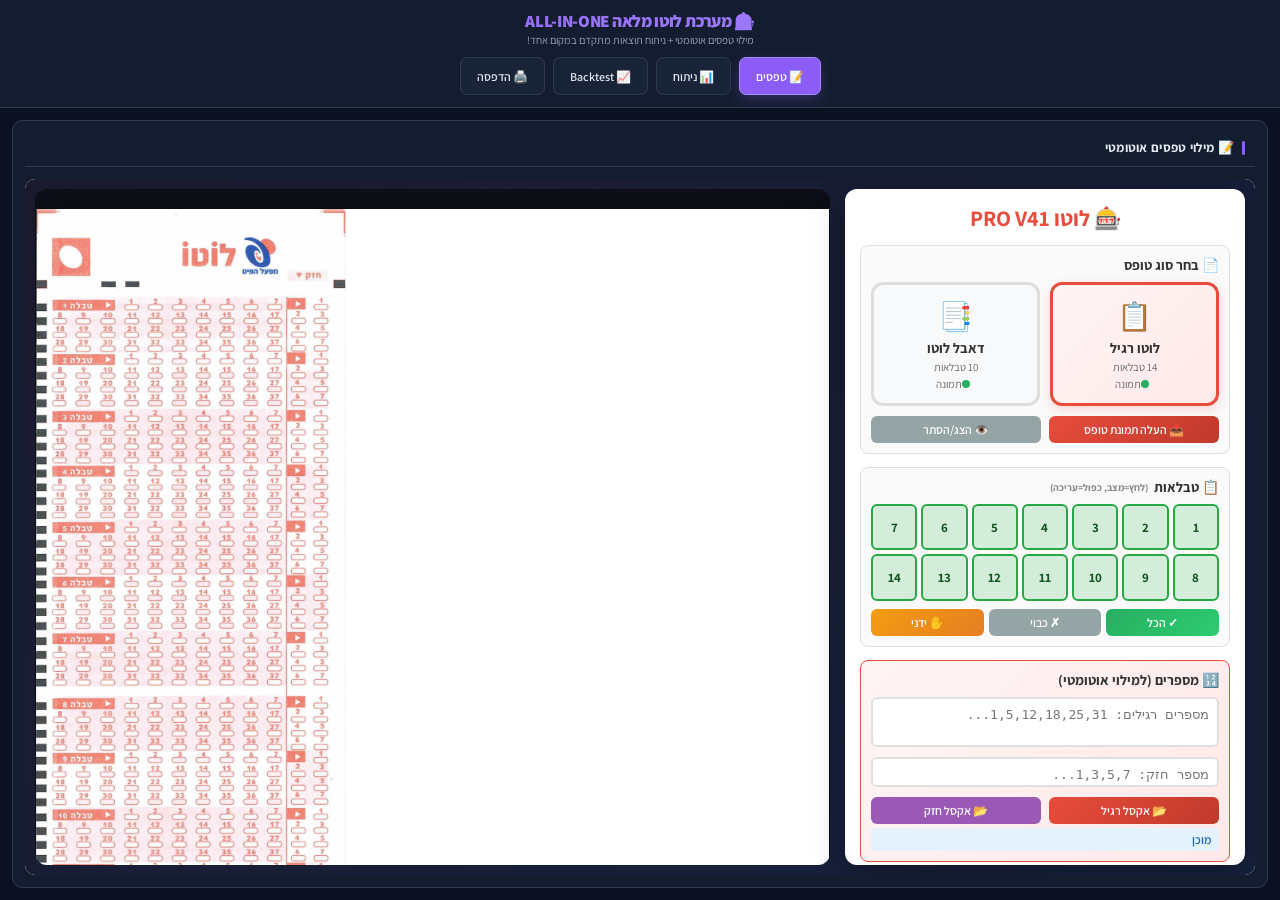
<file: Lotto_All_In_One.html>
<!DOCTYPE html>
<html lang="he" dir="rtl">
<head>
    <meta charset="UTF-8">
    <meta name="viewport" content="width=device-width, initial-scale=1.0">
    <title>🎰 מערכת לוטו מלאה - מילוי + ניתוח</title>
    <script src="https://cdn.sheetjs.com/xlsx-0.20.3/package/dist/xlsx.full.min.js"></script>
    <style>
        @import url('https://fonts.googleapis.com/css2?family=Assistant:wght@400;500;600;700;800&display=swap');

        /* ===== Design Tokens - Dark Pro (תואם למנתח) ===== */
        :root {
            --app-height: 100vh;
            --header-height: 78px;
            --rail-width: 104px;
            --mobile-rail-height: 64px;
            --bg: #0b1120;
            --bg-elevated: #141d2f;
            --bg-card: #1a2439;
            --bg-hover: #22304d;
            --border: #2d3a54;
            --text: #e2e8f0;
            --text-muted: #94a3b8;
            --text-subtle: #64748b;
            --accent: #8b5cf6;
            --accent-hover: #a78bfa;
            --accent-glow: rgba(139, 92, 246, 0.25);
            --accent-subtle: rgba(139, 92, 246, 0.12);
            --success: #10b981;
            --danger: #ef4444;
        }

        * { box-sizing: border-box; margin: 0; padding: 0; }

        html, body {
            height: 100%;
        }

        body {
            font-family: 'Assistant', sans-serif;
            background: var(--bg);
            height: var(--app-height);
            min-height: var(--app-height);
            color: var(--text);
            overflow-x: hidden;
            overflow-y: hidden;
        }

        /* ========== MAIN HEADER - קומפקטי ונקי ========== */
        .main-header {
            background: var(--bg-elevated);
            border-bottom: 1px solid var(--border);
            color: var(--text);
            text-align: center;
            padding: 10px 16px 12px;
            position: sticky;
            top: 0;
            z-index: 1000;
            backdrop-filter: blur(16px);
            -webkit-backdrop-filter: blur(16px);
        }

        .main-header h1 {
            font-size: 17px;
            font-weight: 800;
            margin-bottom: 1px;
            background: linear-gradient(135deg, var(--accent) 0%, var(--accent-hover) 100%);
            -webkit-background-clip: text;
            -webkit-text-fill-color: transparent;
            background-clip: text;
            letter-spacing: -0.3px;
        }

        .main-header p {
            font-size: 11px;
            color: var(--text-muted);
            margin-bottom: 10px;
        }

        .main-header .nav-buttons {
            display: flex;
            justify-content: center;
            gap: 8px;
            flex-wrap: wrap;
        }

        .main-header .nav-btn {
            padding: 7px 16px;
            background: var(--bg-card);
            border: 1px solid var(--border);
            color: var(--text);
            border-radius: 7px;
            font-size: 12px;
            font-weight: 600;
            cursor: pointer;
            transition: all 0.15s;
            font-family: inherit;
            min-height: 38px;
            display: inline-flex;
            align-items: center;
            justify-content: center;
            white-space: nowrap;
        }
        .main-header .nav-btn:hover {
            background: var(--bg-hover);
            border-color: var(--accent);
            color: var(--accent-hover);
        }
        .main-header .nav-btn.primary {
            background: var(--accent);
            border-color: var(--accent);
            color: white;
        }
        .main-header .nav-btn.active {
            background: var(--accent);
            border-color: var(--accent-hover);
            color: white;
            box-shadow: 0 4px 12px var(--accent-glow);
        }
        .main-header .nav-btn.primary:hover {
            background: var(--accent-hover);
            color: white;
            box-shadow: 0 4px 12px var(--accent-glow);
        }

        /* ========== CONTAINER ========== */
        .content-wrapper {
            padding: 12px;
            display: flex;
            flex-direction: column;
            gap: 14px;
            width: 100%;
            max-width: none;
            height: calc(var(--app-height) - var(--header-height));
            margin: 0 auto;
            overflow: hidden;
        }

        body.shell-analyzer-active .content-wrapper {
            padding-right: calc(var(--rail-width) + 16px);
        }

        /* ========== SECTION STYLING ========== */
        .section-container {
            display: none;
            background: var(--bg-elevated);
            border: 1px solid var(--border);
            border-radius: 10px;
            padding: 12px;
            overflow: hidden;
            scroll-margin-top: 86px;
            min-height: 0;
            height: 100%;
        }

        .section-container.is-active {
            display: flex;
            flex-direction: column;
        }

        .section-title {
            display: flex;
            align-items: center;
            gap: 8px;
            color: var(--text);
            padding: 6px 10px 10px;
            text-align: right;
            font-size: 13px;
            font-weight: 700;
            text-transform: uppercase;
            letter-spacing: 0.3px;
            border-bottom: 1px solid var(--border);
            margin-bottom: 12px;
        }
        .section-title::before {
            content: '';
            width: 3px;
            height: 14px;
            background: var(--accent);
            border-radius: 2px;
        }
        .section-title.analyzer::before {
            background: var(--success);
        }

        /* ========== IFRAME POLISH ========== */
        iframe {
            border-radius: 8px;
        }

        .app-frame {
            display: block;
            width: 100%;
            max-width: 100%;
            flex: 1 1 auto;
            height: auto !important;
            min-height: 0 !important;
            overflow: auto;
            -webkit-overflow-scrolling: touch;
        }

        .analyzer-rail {
            position: fixed;
            top: calc(var(--header-height) + 12px);
            right: 10px;
            bottom: 12px;
            width: var(--rail-width);
            display: none;
            flex-direction: column;
            gap: 7px;
            padding: 8px;
            background: rgba(20, 29, 47, 0.92);
            border: 1px solid var(--border);
            border-radius: 10px;
            box-shadow: 0 10px 32px rgba(0,0,0,0.32);
            z-index: 900;
            overflow-y: auto;
            -webkit-overflow-scrolling: touch;
        }
        body.shell-analyzer-active .analyzer-rail {
            display: flex;
        }
        .analyzer-rail-btn {
            min-height: 40px;
            padding: 7px 6px;
            background: var(--bg-card);
            color: var(--text);
            border: 1px solid var(--border);
            border-radius: 8px;
            cursor: pointer;
            font-family: inherit;
            font-size: 11px;
            font-weight: 700;
            line-height: 1.15;
            transition: all 0.15s;
        }
        .analyzer-rail-btn:hover,
        .analyzer-rail-btn.active {
            background: var(--accent);
            border-color: var(--accent-hover);
            color: white;
            box-shadow: 0 4px 12px var(--accent-glow);
        }

        /* ========== NOTIFICATION ========== */
        .transfer-notification {
            position: fixed;
            top: 16px;
            right: 16px;
            background: var(--bg-card);
            border: 1px solid var(--success);
            padding: 16px 18px;
            border-radius: 10px;
            box-shadow: 0 10px 40px rgba(0,0,0,0.4);
            z-index: 9999;
            transform: translateX(400px);
            transition: transform 0.3s;
            max-width: 340px;
        }
        .transfer-notification.show { transform: translateX(0); }
        .transfer-notification h3 {
            color: var(--success);
            font-size: 15px;
            font-weight: 700;
            margin-bottom: 6px;
        }
        .transfer-notification p {
            color: var(--text-muted);
            font-size: 13px;
            margin-bottom: 10px;
        }
        .transfer-notification button {
            width: 100%;
            padding: 9px;
            background: var(--success);
            color: white;
            border: none;
            border-radius: 7px;
            font-weight: 700;
            cursor: pointer;
            transition: all 0.15s;
            font-family: inherit;
            font-size: 13px;
        }
        .transfer-notification button:hover { filter: brightness(1.1); }

        /* ========== SCROLL BUTTON ========== */
        .scroll-btn {
            position: fixed;
            bottom: 20px;
            right: 20px;
            width: 44px;
            height: 44px;
            background: var(--accent);
            color: white;
            border: 1px solid var(--accent-hover);
            border-radius: 50%;
            font-size: 18px;
            cursor: pointer;
            box-shadow: 0 4px 20px var(--accent-glow);
            display: none;
            z-index: 999;
            transition: all 0.15s;
        }
        .scroll-btn.show {
            display: flex;
            align-items: center;
            justify-content: center;
        }
        .scroll-btn:hover {
            background: var(--accent-hover);
            transform: translateY(-2px);
        }

        /* ===== Scrollbar ===== */
        ::-webkit-scrollbar { width: 10px; height: 10px; }
        ::-webkit-scrollbar-track { background: var(--bg); }
        ::-webkit-scrollbar-thumb { background: var(--border); border-radius: 5px; }
        ::-webkit-scrollbar-thumb:hover { background: var(--accent); }

        ::selection { background: var(--accent); color: white; }

        /* ===== MOBILE RESPONSIVE ===== */
        @media (max-width: 768px) {
            .main-header { padding: calc(8px + env(safe-area-inset-top)) 10px 10px; }
            .main-header h1 { font-size: 14px; }
            .main-header p { font-size: 10px; margin-bottom: 8px; }
            .main-header .nav-buttons {
                display: grid;
                grid-template-columns: repeat(4, minmax(0, 1fr));
                gap: 6px;
                width: min(100%, 520px);
                margin: 0 auto;
            }
            .main-header .nav-btn {
                width: 100%;
                min-height: 42px;
                padding: 7px 10px;
                font-size: 11px;
            }

            .content-wrapper {
                height: calc(var(--app-height) - var(--header-height));
                padding: 8px;
                gap: 10px;
            }
            body.shell-analyzer-active .content-wrapper {
                padding-right: 8px;
                padding-bottom: calc(var(--mobile-rail-height) + 8px);
            }
            .section-container { padding: 7px; border-radius: 8px; scroll-margin-top: 118px; }
            .section-title { font-size: 12px; padding: 4px 8px 8px; margin-bottom: 8px; }

            #formIframe,
            #analyzerIframe {
                height: auto !important;
                min-height: 0 !important;
            }

            .transfer-notification {
                top: 8px;
                right: 8px;
                left: 8px;
                max-width: none;
                padding: 12px 14px;
                transform: translateY(-200%);
            }
            .transfer-notification.show { transform: translateY(0); }
            .transfer-notification h3 { font-size: 14px; }
            .transfer-notification p { font-size: 12px; }

            .scroll-btn {
                width: 40px;
                height: 40px;
                bottom: 14px;
                right: 14px;
                font-size: 16px;
            }

            .analyzer-rail {
                top: auto;
                right: 0;
                left: 0;
                bottom: 0;
                width: auto;
                min-height: var(--mobile-rail-height);
                flex-direction: row;
                gap: 6px;
                padding: 8px max(8px, env(safe-area-inset-right)) calc(8px + env(safe-area-inset-bottom)) max(8px, env(safe-area-inset-left));
                border-right: 0;
                border-left: 0;
                border-bottom: 0;
                border-radius: 10px 10px 0 0;
                overflow-x: auto;
                overflow-y: hidden;
            }
            .analyzer-rail-btn {
                flex: 0 0 auto;
                min-width: 78px;
                min-height: 42px;
                padding: 7px 10px;
                white-space: nowrap;
            }
        }

        @media (max-width: 480px) {
            .main-header h1 { font-size: 13px; }
            .main-header p { display: none; }
            .main-header .nav-buttons { grid-template-columns: repeat(2, minmax(0, 1fr)); }
            .main-header .nav-btn { width: 100%; }
            #formIframe,
            #analyzerIframe {
                height: auto !important;
                min-height: 0 !important;
            }
        }
    </style>
</head>
<body>
    <!-- Main Header -->
    <div class="main-header">
        <h1>🎰 מערכת לוטו מלאה ALL-IN-ONE</h1>
        <p>מילוי טפסים אוטומטי + ניתוח תוצאות מתקדם במקום אחד!</p>
        <div class="nav-buttons">
            <button class="nav-btn primary active" id="navFormBtn" onclick="setActiveSection('form')" aria-pressed="true">📝 טפסים</button>
            <button class="nav-btn" id="navAnalyzerBtn" onclick="setActiveSection('analyzer')" aria-pressed="false">📊 ניתוח</button>
            <button class="nav-btn" id="navBacktestBtn" onclick="openBacktestView()" aria-pressed="false">📈 Backtest</button>
            <button class="nav-btn print-nav" id="navPrintBtn" onclick="printForm()">🖨️ הדפסה</button>
        </div>
    </div>

    <nav class="analyzer-rail" id="analyzerRail" aria-label="ניווט ניתוח תוצאות">
        <button type="button" class="analyzer-rail-btn" data-target="comparisonCard" onclick="goToAnalyzerSection('comparisonCard')">🎯 השוואה</button>
        <button type="button" class="analyzer-rail-btn" data-target="combosCard" onclick="goToAnalyzerSection('combosCard')">✨ קומבינציות</button>
        <button type="button" class="analyzer-rail-btn" data-target="backtestWorkspace" onclick="openBacktestView()">📈 Backtest</button>
        <button type="button" class="analyzer-rail-btn" data-target="combosForm2Card" onclick="goToAnalyzerSection('combosForm2Card')">📋 טופס 2</button>
        <button type="button" class="analyzer-rail-btn" data-target="statsCard" onclick="goToAnalyzerSection('statsCard')">📊 סטטיסטיקות</button>
        <button type="button" class="analyzer-rail-btn" data-target="hotCard" onclick="goToAnalyzerSection('hotCard')">🔥 חמים</button>
        <button type="button" class="analyzer-rail-btn" data-target="pairsCard" onclick="goToAnalyzerSection('pairsCard')">🤝 זוגות</button>
        <button type="button" class="analyzer-rail-btn" data-target="tripletsCard" onclick="goToAnalyzerSection('tripletsCard')">🎲 טריפלטים</button>
        <button type="button" class="analyzer-rail-btn" data-target="quartetsCard" onclick="goToAnalyzerSection('quartetsCard')">🎯 רביעיות</button>
        <button type="button" class="analyzer-rail-btn" data-target="pinnedFutureCard" onclick="goToAnalyzerSection('pinnedFutureCard')">📌 PIN</button>
        <button type="button" class="analyzer-rail-btn" data-target="learningExperimentCard" onclick="goToAnalyzerSection('learningExperimentCard')">טופס לומד</button>
    </nav>
    
    <!-- Transfer Notification -->
    <div class="transfer-notification" id="transferNotification">
        <h3>✅ הקומבינציה הועברה!</h3>
        <p id="transferText">המספרים נשלחו לטופס למעלה</p>
        <button onclick="closeNotification()">הבנתי</button>
    </div>
    
    <!-- Scroll to Top Button -->
    <button class="scroll-btn" id="scrollTopBtn" onclick="scrollToTop()">⬆️</button>
    
    <div class="content-wrapper">
        <!-- ========== FORM FILLER SECTION ========== -->
        <div id="formSection" class="section-container is-active">
            <div class="section-title">📝 מילוי טפסים אוטומטי</div>
            <iframe
                src="Lottery_V41_Final.html"
                class="app-frame form-frame"
                style="width: 100%; height: 1200px; border: none; border-radius: 10px; background: white;"
                id="formIframe"
            ></iframe>
        </div>
        
        <!-- ========== ANALYZER SECTION ========== -->
        <div id="analyzerSection" class="section-container">
            <div class="section-title analyzer">📊 ניתוח תוצאות מתקדם</div>
            <iframe 
                src="lotto_analyzer.html" 
                class="app-frame analyzer-frame"
                style="width: 100%; height: 1000px; border: none; border-radius: 10px;"
                id="analyzerIframe"
            ></iframe>
        </div>
    </div>
    
    <script>
        // ========== GLOBAL FUNCTIONS ==========
        let activeShellSection = 'form';
        let requestedAnalyzerWorkspace = 'analysis';
        let pendingAnalyzerSection = null;
        let analyzerNavigationVersion = 0;

        function updateViewportMetrics() {
            const viewportHeight = window.visualViewport ? window.visualViewport.height : window.innerHeight;
            const header = document.querySelector('.main-header');
            const headerHeight = header ? Math.ceil(header.getBoundingClientRect().height) : 78;
            document.documentElement.style.setProperty('--app-height', `${Math.round(viewportHeight)}px`);
            document.documentElement.style.setProperty('--header-height', `${headerHeight}px`);
        }

        function setEmbeddedAnalyzerMode() {
            const analyzerIframe = document.getElementById('analyzerIframe');
            if (!analyzerIframe || !analyzerIframe.contentWindow) return;

            try {
                analyzerIframe.contentWindow.document.body.classList.add('embedded-shell');
            } catch (e) {
                console.log('Analyzer embed mode skipped:', e);
            }
        }

        function showChildAnalyzerWorkspace(mode) {
            requestedAnalyzerWorkspace = mode === 'backtest' ? 'backtest' : 'analysis';
            const analyzerIframe = document.getElementById('analyzerIframe');
            if (!analyzerIframe || !analyzerIframe.contentWindow) return;
            if (typeof analyzerIframe.contentWindow.setAnalyzerWorkspace === 'function') {
                if (requestedAnalyzerWorkspace === 'backtest') analyzerIframe.contentWindow.setAnalyzerWorkspace('backtest');
                else analyzerIframe.contentWindow.setAnalyzerWorkspace('analysis');
            }
        }

        function handleAnalyzerLoad() {
            setEmbeddedAnalyzerMode();
            showChildAnalyzerWorkspace(requestedAnalyzerWorkspace);
            if (activeShellSection === 'analyzer' && requestedAnalyzerWorkspace === 'analysis') focusPendingAnalyzerSection();
        }

        function setActiveRailButton(sectionId) {
            document.querySelectorAll('.analyzer-rail-btn').forEach(btn => {
                btn.classList.toggle('active', btn.dataset.target === sectionId);
            });
        }

        function setActiveSection(section, options) {
            options = options || {};
            analyzerNavigationVersion++;
            pendingAnalyzerSection = null;
            const normalized = ['analyzer', 'backtest'].includes(section) ? 'analyzer' : 'form';
            const activeNav = options.navTarget || (section === 'backtest' ? 'backtest' : normalized);
            activeShellSection = normalized;
            document.body.classList.toggle('shell-analyzer-active', normalized === 'analyzer');

            document.getElementById('formSection').classList.toggle('is-active', normalized === 'form');
            document.getElementById('analyzerSection').classList.toggle('is-active', normalized === 'analyzer');

            const navMap = {
                form: document.getElementById('navFormBtn'),
                analyzer: document.getElementById('navAnalyzerBtn'),
                backtest: document.getElementById('navBacktestBtn')
            };

            Object.keys(navMap).forEach(key => {
                const btn = navMap[key];
                if (!btn) return;
                const isActive = key === activeNav;
                btn.classList.toggle('active', isActive);
                btn.classList.toggle('primary', isActive);
                btn.setAttribute('aria-pressed', isActive ? 'true' : 'false');
            });

            updateViewportMetrics();
            if (normalized === 'analyzer') {
                setEmbeddedAnalyzerMode();
                showChildAnalyzerWorkspace(section === 'backtest' ? 'backtest' : 'analysis');
            }
            if (section === 'analyzer' && !options.preserveScroll) setActiveRailButton('');
            if (!options.preserveScroll) {
                window.scrollTo({ top: 0, behavior: options.smooth ? 'smooth' : 'auto' });
            }
        }

        function goToAnalyzerSection(sectionId, navTarget) {
            setActiveSection('analyzer', { preserveScroll: true, navTarget: navTarget || 'analyzer' });
            setActiveRailButton(sectionId);
            pendingAnalyzerSection = sectionId;
            const navigationVersion = analyzerNavigationVersion;
            setTimeout(() => { if (navigationVersion === analyzerNavigationVersion) focusPendingAnalyzerSection(); }, 180);
        }

        function focusPendingAnalyzerSection() {
            if (!pendingAnalyzerSection || activeShellSection !== 'analyzer' || requestedAnalyzerWorkspace !== 'analysis') return;
            const analyzerIframe = document.getElementById('analyzerIframe');
            const child = analyzerIframe?.contentWindow;
            try {
                // A pending navigation can leave the previous, fully loaded document accessible.
                if (child?.document.URL.split('#')[0] !== analyzerIframe.src.split('#')[0]) return;
                const target = child?.document.getElementById(pendingAnalyzerSection);
                if (!target || child.document.readyState === 'loading') return;
                if (typeof child.scrollToSection === 'function') child.scrollToSection(pendingAnalyzerSection);
                else { target.tabIndex = -1; target.focus({ preventScroll: true }); target.scrollIntoView({ block: 'start' }); }
                if (child.document.activeElement === target) pendingAnalyzerSection = null;
            } catch (e) { console.log('Analyzer section focus skipped:', e); }
        }

        function openBacktestView() {
            setActiveSection('backtest', { preserveScroll: true, navTarget: 'backtest' });
            setActiveRailButton('backtestWorkspace');
            const navigationVersion = analyzerNavigationVersion;
            setTimeout(function focusBacktestWorkspace() {
                if (navigationVersion === analyzerNavigationVersion) showChildAnalyzerWorkspace('backtest');
            }, 180);
        }
        
        // Scroll to section
        function scrollToSection(section) {
            if (section === 'analyzer') {
                setActiveSection('analyzer', { smooth: true });
            } else {
                setActiveSection('form', { smooth: true });
            }
        }
        
        // Scroll to top
        function scrollToTop() {
            window.scrollTo({ top: 0, behavior: 'smooth' });
        }
        
        // Print form - open in new window for proper printing
        function printForm() {
            try {
                // Try to sync form state before opening
                const formIframe = document.getElementById('formIframe');
                if (formIframe && formIframe.contentWindow) {
                    try {
                        // Ask iframe to save its state to localStorage
                        formIframe.contentWindow.postMessage({ type: 'SAVE_STATE' }, '*');
                    } catch (e) {
                        console.log('Save state error:', e);
                    }
                }
                
                // Open the form file directly in new window for printing
                setTimeout(() => {
                    window.open('Lottery_V41_Final.html', '_blank');
                }, 100);
            } catch (e) {
                console.log('Print error:', e);
                alert('❌ שגיאה בפתיחת הטופס להדפסה');
            }
        }
        
        // Show/hide scroll button
        window.addEventListener('scroll', () => {
            const scrollBtn = document.getElementById('scrollTopBtn');
            if (window.scrollY > 500) {
                scrollBtn.classList.add('show');
            } else {
                scrollBtn.classList.remove('show');
            }
        });
        
        // Transfer numbers from analyzer to form
        function transferToForm(numbers, strong) {
            // Store in localStorage
            localStorage.setItem('lottoTransfer', JSON.stringify({
                numbers: numbers,
                strong: strong,
                timestamp: Date.now()
            }));
            
            // Show notification
            const notification = document.getElementById('transferNotification');
            const text = document.getElementById('transferText');
            text.textContent = `המספרים ${numbers.join(', ')} + חזק: ${strong} הועברו!`;
            notification.classList.add('show');
            
            // Scroll to form
            setTimeout(() => {
                setActiveSection('form', { smooth: true });
            }, 1000);
            
            // Auto-close notification
            setTimeout(() => {
                notification.classList.remove('show');
            }, 4000);
            
            // Try to trigger form filling in iframe
            try {
                const formIframe = document.getElementById('formIframe');
                if (formIframe && formIframe.contentWindow) {
                    formIframe.contentWindow.postMessage({
                        type: 'FILL_NUMBERS',
                        numbers: numbers,
                        strong: strong
                    }, '*');
                }
            } catch (e) {
                console.log('Iframe communication:', e);
            }
        }
        
        function closeNotification() {
            document.getElementById('transferNotification').classList.remove('show');
        }
        
        // Listen for messages from analyzer iframe
        window.addEventListener('message', (event) => {
            if (event.data && event.data.type === 'TRANSFER_TO_FORM') {
                transferToForm(event.data.numbers, event.data.strong);
            } else if (event.data && event.data.type === 'FILL_ALL_TABLES') {
                // העברת כל הקומבינציות לטופס
                fillAllTablesToForm(event.data.combinations);
            }
        });
        
        // מילוי כל הטבלאות מקומבינציות
        function fillAllTablesToForm(combinations) {
            const formIframe = document.getElementById('formIframe');
            if (formIframe && formIframe.contentWindow) {
                formIframe.contentWindow.postMessage({
                    type: 'FILL_ALL_TABLES',
                    combinations: combinations
                }, '*');
            }
            
            // Show notification
            const notification = document.getElementById('transferNotification');
            const text = document.getElementById('transferText');
            text.textContent = `${combinations.length} קומבינציות הועברו לטופס!`;
            notification.classList.add('show');
            
            // Scroll to form
            setTimeout(() => {
                setActiveSection('form', { smooth: true });
            }, 500);
            
            // Auto-close notification
            setTimeout(() => {
                notification.classList.remove('show');
            }, 4000);
        }
        
        // Initialize system
        updateViewportMetrics();
        setActiveSection(activeShellSection, { preserveScroll: true });
        document.getElementById('analyzerIframe').addEventListener('load', handleAnalyzerLoad);
        window.addEventListener('resize', updateViewportMetrics);
        window.addEventListener('orientationchange', updateViewportMetrics);
        if (window.visualViewport) {
            window.visualViewport.addEventListener('resize', updateViewportMetrics);
            window.visualViewport.addEventListener('scroll', updateViewportMetrics);
        }
        window.addEventListener('load', updateViewportMetrics);
        console.log('🎰 Lotto All-In-One System Ready!');
    </script>
</body>
</html>
</file>
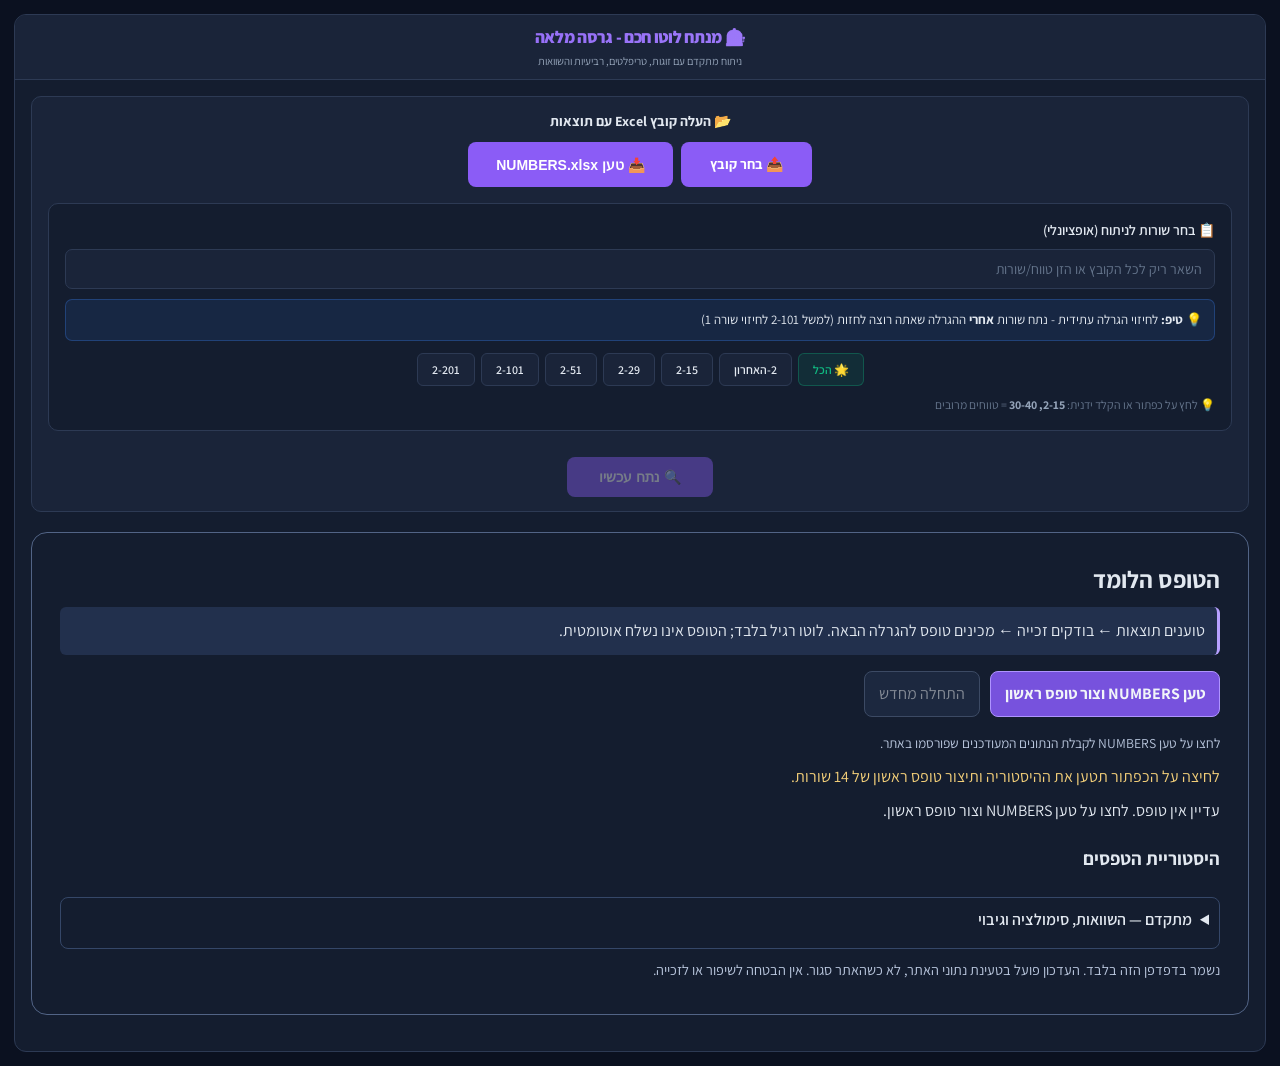
<file: lotto_analyzer.html>
<!DOCTYPE html>
<html lang="he" dir="rtl">
<head>
    <meta charset="UTF-8">
    <meta name="viewport" content="width=device-width, initial-scale=1.0">
    <title>🎰 מנתח לוטו חכם - גרסה מלאה</title>
    <script src="https://cdn.sheetjs.com/xlsx-0.20.3/package/dist/xlsx.full.min.js"></script>
    <script src="lotto-strategy-core.js"></script>
    <script src="lotto-learning-core.js"></script>
    <script src="lotto-learning-store.js?v=20261106"></script>
    <script src="lotto-learning-report.js"></script>
    <script src="lotto-learning-controller.js?v=20261106"></script>
    <script src="lotto-learning-ui.js?v=20261106"></script>
    <link rel="stylesheet" href="lotto-learning.css?v=20261106">
    <style>
        @import url('https://fonts.googleapis.com/css2?family=Assistant:wght@400;500;600;700;800&display=swap');

        /* ===== Design Tokens - Dark Pro ===== */
        :root {
            --bg: #0b1120;
            --bg-elevated: #141d2f;
            --bg-card: #1a2439;
            --bg-hover: #22304d;
            --border: #2d3a54;
            --border-subtle: #1f2a42;
            --text: #e2e8f0;
            --text-muted: #94a3b8;
            --text-subtle: #64748b;
            --accent: #8b5cf6;
            --accent-hover: #a78bfa;
            --accent-glow: rgba(139, 92, 246, 0.25);
            --accent-subtle: rgba(139, 92, 246, 0.12);
            --success: #10b981;
            --success-bg: rgba(16, 185, 129, 0.1);
            --success-border: rgba(16, 185, 129, 0.3);
            --warning: #f59e0b;
            --warning-bg: rgba(245, 158, 11, 0.1);
            --warning-border: rgba(245, 158, 11, 0.3);
            --danger: #ef4444;
            --danger-bg: rgba(239, 68, 68, 0.1);
            --info: #3b82f6;
            --info-bg: rgba(59, 130, 246, 0.1);
            --info-border: rgba(59, 130, 246, 0.3);
            --hot: #f43f5e;
            --medium: #f59e0b;
            --cold: #38bdf8;
        }

        * { box-sizing: border-box; margin: 0; padding: 0; }
        html { scroll-behavior: smooth; }

        body {
            font-family: 'Assistant', sans-serif;
            background: var(--bg);
            min-height: 100vh;
            padding: 14px;
            line-height: 1.5;
            color: var(--text);
        }

        .container {
            width: 100%;
            max-width: none;
            margin: 0 auto;
            background: var(--bg-elevated);
            border-radius: 12px;
            border: 1px solid var(--border);
            overflow: hidden;
        }

        .header {
            background: var(--bg-card);
            padding: 10px 20px;
            text-align: center;
            border-bottom: 1px solid var(--border);
        }
        .header h1 {
            font-size: 17px;
            font-weight: 800;
            margin-bottom: 0;
            background: linear-gradient(135deg, var(--accent) 0%, var(--accent-hover) 100%);
            -webkit-background-clip: text;
            -webkit-text-fill-color: transparent;
            background-clip: text;
            letter-spacing: -0.3px;
        }
        .header p { color: var(--text-muted); font-size: 11px; margin-top: 2px; }

        .content { padding: 16px; }

        .upload-section {
            background: var(--bg-card);
            border: 1px solid var(--border);
            padding: 14px 16px;
            border-radius: 10px;
            text-align: center;
            margin-bottom: 12px;
        }
        .upload-section h2 { color: var(--text); margin-bottom: 10px; font-size: 14px; font-weight: 700; }

        .file-input-wrapper {
            display: flex;
            position: relative;
            justify-content: center;
            gap: 8px;
            flex-wrap: wrap;
        }
        .file-input-wrapper input[type="file"] { display: none; }

        .file-input-label {
            display: inline-flex;
            padding: 11px 28px;
            background: var(--accent);
            color: white;
            border-radius: 8px;
            cursor: pointer;
            font-weight: 700;
            font-size: 14px;
            min-height: 42px;
            transition: all 0.15s;
            border: 1px solid transparent;
            align-items: center;
            justify-content: center;
        }
        .file-input-label:hover {
            background: var(--accent-hover);
            box-shadow: 0 4px 16px var(--accent-glow);
        }

        .analyze-btn {
            display: inline-block;
            padding: 12px 32px;
            background: var(--accent);
            color: white;
            border: none;
            border-radius: 8px;
            cursor: pointer;
            font-weight: 700;
            font-size: 14px;
            margin-top: 12px;
            transition: all 0.15s;
        }
        .analyze-btn:hover:not(:disabled) {
            background: var(--accent-hover);
            box-shadow: 0 4px 16px var(--accent-glow);
        }
        .analyze-btn:disabled { opacity: 0.4; cursor: not-allowed; }

        .results { display: none; }

        .card {
            background: var(--bg-card);
            border: 1px solid var(--border);
            border-radius: 10px;
            padding: 14px 16px;
            margin-bottom: 12px;
            overflow: hidden;
        }

        .card-header {
            font-size: 13px;
            font-weight: 700;
            color: var(--text);
            margin-bottom: 8px;
            padding-bottom: 6px;
            border-bottom: 1px solid var(--border);
            display: flex;
            align-items: center;
            gap: 6px;
            text-transform: uppercase;
            letter-spacing: 0.3px;
        }

        .stats-grid {
            display: grid;
            grid-template-columns: repeat(auto-fit, minmax(150px, 1fr));
            gap: 10px;
        }

        .stat-box {
            background: var(--bg-elevated);
            border: 1px solid var(--border);
            padding: 12px;
            border-radius: 8px;
            text-align: center;
        }
        .stat-label { font-size: 11px; color: var(--text-muted); margin-bottom: 4px; font-weight: 500; text-transform: uppercase; letter-spacing: 0.5px; }
        .stat-value { font-size: 22px; font-weight: 800; color: var(--accent); }

        /* Multi-column combined card for hot/medium/cold */
        .tri-columns {
            display: grid;
            grid-template-columns: 1fr 1fr 1fr;
            gap: 14px;
        }
        @media (max-width: 900px) { .tri-columns { grid-template-columns: 1fr; } }
        .tri-columns .col-title {
            font-size: 13px;
            font-weight: 700;
            margin-bottom: 8px;
            padding-bottom: 6px;
            border-bottom: 1px solid var(--border);
            display: flex;
            align-items: center;
            gap: 6px;
        }
        .tri-columns .col.hot .col-title { color: var(--hot); }
        .tri-columns .col.medium .col-title { color: var(--medium); }
        .tri-columns .col.cold .col-title { color: var(--cold); }

        .number-badge {
            display: inline-block;
            padding: 6px 12px;
            margin: 4px;
            border-radius: 6px;
            font-weight: 700;
            font-size: 14px;
            border: 1px solid transparent;
        }
        .number-badge.hot {
            background: rgba(244, 63, 94, 0.12);
            color: var(--hot);
            border-color: rgba(244, 63, 94, 0.25);
        }
        .number-badge.medium {
            background: rgba(245, 158, 11, 0.12);
            color: var(--medium);
            border-color: rgba(245, 158, 11, 0.25);
        }
        .number-badge.cold {
            background: rgba(56, 189, 248, 0.12);
            color: var(--cold);
            border-color: rgba(56, 189, 248, 0.25);
        }

        .numbers-table {
            width: 100%;
            border-collapse: collapse;
            margin-top: 12px;
            overflow-x: auto;
            -webkit-overflow-scrolling: touch;
        }
        .numbers-table th {
            background: var(--bg-elevated);
            color: var(--text-muted);
            padding: 12px;
            text-align: center;
            font-weight: 600;
            font-size: 12px;
            text-transform: uppercase;
            letter-spacing: 0.5px;
            border-bottom: 1px solid var(--border);
        }
        .numbers-table td {
            padding: 12px;
            text-align: center;
            border-bottom: 1px solid var(--border-subtle);
            color: var(--text);
            font-size: 14px;
        }
        .numbers-table tbody tr:hover td { background: var(--bg-hover); }

        .combinations {
            display: grid;
            grid-template-columns: repeat(auto-fill, minmax(220px, 1fr));
            gap: 10px;
        }

        .form2-quality-summary {
            display: flex;
            align-items: center;
            justify-content: center;
            min-height: 36px;
            margin: 10px 0 14px;
            padding: 8px 12px;
            border-top: 1px solid var(--border);
            border-bottom: 1px solid var(--border);
            color: var(--text-muted);
            font-size: 12px;
            font-weight: 700;
            text-align: center;
            line-height: 1.6;
        }

        .combo-card {
            background: var(--bg-elevated);
            border: 1px solid var(--border);
            border-radius: 8px;
            padding: 10px 10px 8px;
            transition: all 0.15s;
            border-right: 2px solid var(--accent);
        }
        .combo-card:hover {
            transform: translateY(-2px);
            border-color: var(--accent);
            box-shadow: 0 4px 20px rgba(0,0,0,0.4);
        }
        .combo-title {
            font-size: 12px;
            font-weight: 700;
            color: var(--accent-hover);
            margin-bottom: 8px;
            text-align: center;
            white-space: nowrap;
            overflow: hidden;
            text-overflow: ellipsis;
        }
        .combo-numbers {
            display: flex;
            gap: 4px;
            justify-content: center;
            flex-wrap: wrap;
            margin-bottom: 8px;
        }
        .combo-number {
            width: 30px;
            height: 30px;
            background: var(--bg-card);
            color: var(--text);
            border: 1px solid var(--border);
            border-radius: 50%;
            display: flex;
            align-items: center;
            justify-content: center;
            font-weight: 700;
            font-size: 12px;
        }
        .combo-strong {
            display: flex;
            align-items: center;
            justify-content: center;
            gap: 6px;
            padding: 6px 8px;
            background: var(--bg-card);
            border: 1px solid var(--border);
            border-radius: 6px;
            font-size: 11px;
            margin-bottom: 8px;
            color: var(--text-muted);
        }
        .combo-strong-number {
            width: 26px;
            height: 26px;
            background: var(--accent);
            color: white;
            border-radius: 50%;
            display: flex;
            align-items: center;
            justify-content: center;
            font-weight: 700;
            font-size: 12px;
        }
        .combo-buttons {
            display: grid;
            grid-template-columns: 1fr 1fr;
            gap: 4px;
        }
        .transfer-btn, .copy-btn {
            padding: 7px 4px;
            border: none;
            border-radius: 5px;
            font-weight: 600;
            cursor: pointer;
            transition: all 0.15s;
            font-size: 11px;
        }
        .transfer-btn {
            background: var(--accent);
            color: white;
        }
        .transfer-btn:hover { background: var(--accent-hover); }
        .copy-btn {
            background: var(--bg-card);
            color: var(--text);
            border: 1px solid var(--border);
        }
        .copy-btn:hover { background: var(--bg-hover); border-color: var(--accent); }

        .fill-all-btn {
            width: 100%;
            padding: 14px;
            background: var(--accent);
            color: white;
            border: none;
            border-radius: 10px;
            font-weight: 700;
            font-size: 15px;
            cursor: pointer;
            margin-top: 18px;
            transition: all 0.15s;
        }
        .fill-all-btn:hover {
            background: var(--accent-hover);
            box-shadow: 0 4px 20px var(--accent-glow);
        }

        .loading {
            text-align: center;
            padding: 40px;
            display: none;
        }
        .spinner {
            border: 3px solid var(--border);
            border-top: 3px solid var(--accent);
            border-radius: 50%;
            width: 44px;
            height: 44px;
            animation: spin 1s linear infinite;
            margin: 0 auto 14px;
        }
        @keyframes spin {
            0% { transform: rotate(0deg); }
            100% { transform: rotate(360deg); }
        }
        #loadingText { color: var(--text-muted); font-size: 14px; }

        .error {
            background: var(--danger-bg);
            color: var(--danger);
            border: 1px solid var(--danger);
            padding: 14px;
            border-radius: 8px;
            margin: 16px 0;
            display: none;
        }

        /* ===== Side nav ===== */
        .side-nav {
            position: fixed;
            right: 14px;
            top: 50%;
            transform: translateY(-50%);
            background: rgba(20, 29, 47, 0.85);
            backdrop-filter: blur(16px);
            -webkit-backdrop-filter: blur(16px);
            border: 1px solid var(--border);
            padding: 10px 8px;
            border-radius: 12px;
            z-index: 1000;
            opacity: 0;
            pointer-events: none;
            transition: all 0.3s ease;
        }
        .side-nav.show { opacity: 1; pointer-events: all; }
        body.embedded-shell .side-nav { display: none !important; }
        .nav-item {
            display: block;
            padding: 9px 14px;
            margin: 3px 0;
            background: transparent;
            color: var(--text-muted);
            text-align: center;
            border-radius: 7px;
            text-decoration: none;
            font-weight: 600;
            font-size: 12px;
            cursor: pointer;
            transition: all 0.15s;
            border: 1px solid transparent;
        }
        .nav-item:hover {
            background: var(--bg-hover);
            color: var(--text);
            border-color: var(--border);
        }
        .nav-item.highlight {
            background: var(--accent-subtle);
            color: var(--accent-hover);
            border-color: var(--accent);
        }

        /* ===== Row selector (inputs inside upload) ===== */
        .row-selector {
            background: var(--bg-elevated);
            border: 1px solid var(--border);
            padding: 16px;
            border-radius: 10px;
            margin-bottom: 14px;
        }
        .row-selector label {
            font-weight: 600;
            color: var(--text);
            display: block;
            margin-bottom: 8px;
            font-size: 14px;
        }
        .row-selector input {
            width: 100%;
            padding: 10px 12px;
            background: var(--bg-card);
            border: 1px solid var(--border);
            color: var(--text);
            border-radius: 7px;
            font-size: 14px;
            font-family: inherit;
        }
        .row-selector input::placeholder { color: var(--text-subtle); }
        .row-selector input:focus {
            outline: none;
            border-color: var(--accent);
            box-shadow: 0 0 0 3px var(--accent-glow);
        }

        /* ===== Generic inputs ===== */
        input[type="text"], input[type="number"], select, textarea {
            background: var(--bg-card);
            color: var(--text);
            border: 1px solid var(--border);
            font-family: inherit;
        }
        input:focus, select:focus, textarea:focus {
            outline: none;
            border-color: var(--accent);
            box-shadow: 0 0 0 3px var(--accent-glow);
        }

        /* ===== Progress bar ===== */
        #progressBar {
            background: var(--bg-elevated) !important;
            border: 1px solid var(--border);
        }
        #progressFill {
            background: linear-gradient(90deg, var(--accent) 0%, var(--accent-hover) 100%) !important;
        }

        /* ===== Scrollbar ===== */
        ::-webkit-scrollbar { width: 10px; height: 10px; }
        ::-webkit-scrollbar-track { background: var(--bg); }
        ::-webkit-scrollbar-thumb {
            background: var(--border);
            border-radius: 5px;
        }
        ::-webkit-scrollbar-thumb:hover { background: var(--accent); }

        /* ===== Selection ===== */
        ::selection { background: var(--accent); color: white; }

        /* ===== Quick-range buttons (row selector) ===== */
        .quick-btn {
            padding: 8px 14px;
            background: var(--bg-card);
            color: var(--text);
            border: 1px solid var(--border);
            border-radius: 6px;
            cursor: pointer;
            font-weight: 600;
            font-size: 12px;
            font-family: inherit;
            transition: all 0.15s;
        }
        .quick-btn:hover {
            border-color: var(--accent);
            background: var(--bg-hover);
        }
        .quick-btn.primary {
            background: var(--success-bg);
            color: var(--success);
            border-color: var(--success-border);
        }
        .quick-btn.primary:hover { background: rgba(16,185,129,0.2); }

        /* ===== Semantic card variants (overrides inline styles) ===== */
        .card.card-highlight {
            background: var(--bg-card) !important;
            border: 1px solid var(--warning-border) !important;
        }
        .card.card-highlight .card-header {
            color: var(--warning) !important;
            border-bottom-color: var(--warning-border) !important;
        }
        .card.card-saved {
            background: var(--bg-card) !important;
            border: 1px solid var(--success-border) !important;
        }
        .card.card-saved .card-header {
            color: var(--success) !important;
            border-bottom-color: var(--success-border) !important;
        }

        /* Banner boxes used for compare controls */
        .banner {
            background: var(--bg-elevated);
            border: 1px solid var(--border);
            padding: 16px;
            border-radius: 10px;
            margin-bottom: 14px;
        }
        .banner.accent { border-color: var(--accent); background: var(--accent-subtle); }

        /* Pill buttons for quick-compare row */
        .pill-btn {
            padding: 7px 14px;
            background: var(--bg-card);
            color: var(--text);
            border: 1px solid var(--border);
            border-radius: 18px;
            font-size: 12px;
            cursor: pointer;
            font-weight: 600;
            font-family: inherit;
            transition: all 0.15s;
        }
        .pill-btn:hover { border-color: var(--accent); background: var(--bg-hover); }

        /* Info notes inside cards */
        .info-note {
            background: var(--info-bg);
            border: 1px solid var(--info-border);
            color: var(--text);
            padding: 10px 12px;
            border-radius: 7px;
            margin-bottom: 14px;
            font-size: 13px;
        }

        /* Generic primary/success/danger/secondary action buttons */
        .btn {
            padding: 11px 22px;
            border: 1px solid transparent;
            border-radius: 8px;
            font-weight: 700;
            cursor: pointer;
            font-size: 14px;
            font-family: inherit;
            transition: all 0.15s;
        }
        .btn:disabled { opacity: 0.4; cursor: not-allowed; }
        .btn-primary { background: var(--accent); color: white; }
        .btn-primary:hover:not(:disabled) { background: var(--accent-hover); box-shadow: 0 4px 16px var(--accent-glow); }
        .btn-success { background: var(--success); color: white; }
        .btn-success:hover:not(:disabled) { filter: brightness(1.1); }
        .btn-danger { background: var(--danger); color: white; }
        .btn-danger:hover:not(:disabled) { filter: brightness(1.1); }
        .btn-secondary { background: var(--bg-card); color: var(--text); border-color: var(--border); }
        .btn-secondary:hover:not(:disabled) { background: var(--bg-hover); border-color: var(--accent); }

        .pin-toolbar {
            display: flex;
            align-items: center;
            justify-content: center;
            gap: 10px;
            flex-wrap: wrap;
            margin: 0 0 16px;
        }
        .pin-form-btn {
            padding: 9px 18px;
            border: 1px solid var(--warning-border);
            border-radius: 8px;
            background: rgba(245, 158, 11, 0.14);
            color: var(--warning);
            font-weight: 800;
            cursor: pointer;
            font-family: inherit;
            transition: all 0.15s;
        }
        .pin-form-btn:hover:not(:disabled) {
            background: rgba(245, 158, 11, 0.22);
            box-shadow: 0 4px 16px rgba(245, 158, 11, 0.16);
        }
        .pin-form-btn:disabled {
            opacity: 0.45;
            cursor: not-allowed;
            box-shadow: none;
        }
        .pin-form-btn-improved {
            border-color: var(--success-border);
            background: rgba(16, 185, 129, 0.10);
            color: var(--success);
        }
        .pinned-status {
            display: grid;
            gap: 8px;
            margin: 0 0 16px;
            padding: 12px;
            border: 1px solid var(--warning-border);
            border-radius: 10px;
            background: rgba(245, 158, 11, 0.09);
            color: var(--text);
            font-size: 13px;
        }
        .pinned-status-main {
            display: flex;
            align-items: center;
            justify-content: space-between;
            gap: 10px;
            flex-wrap: wrap;
            margin: 0;
            padding-bottom: 8px;
            border-bottom: 1px solid var(--border);
        }
        .pinned-status-main:last-child {
            padding-bottom: 0;
            border-bottom: 0;
        }
        .pinned-status-empty {
            min-height: 38px;
        }
        .pinned-status-title {
            color: var(--warning);
            font-weight: 800;
        }
        .pinned-status-meta {
            color: var(--text-muted);
            line-height: 1.7;
        }
        .pinned-actions {
            display: flex;
            gap: 8px;
            flex-wrap: wrap;
        }
        .pinned-actions .pill-btn {
            border-radius: 7px;
        }
        .pinned-actions .pill-btn:disabled {
            opacity: 0.45;
            cursor: not-allowed;
        }
        .pinned-empty-message {
            color: var(--text-muted);
            text-align: center;
        }
        .pinned-future-group {
            margin-bottom: 18px;
        }
        .pinned-future-group:last-child {
            margin-bottom: 0;
        }
        .pinned-future-group-title {
            margin: 0 0 10px;
            font-size: 15px;
            color: var(--text);
        }
        .pinned-future-grid {
            display: grid;
            grid-template-columns: repeat(2, minmax(0, 1fr));
            gap: 12px;
            align-items: start;
        }
        .pinned-future-source {
            border: 1px solid var(--border);
            border-radius: 10px;
            padding: 14px;
            background: var(--bg-elevated);
            min-width: 0;
            margin: 0;
        }
        .pinned-future-empty {
            min-height: 96px;
            display: flex;
            flex-direction: column;
            justify-content: center;
        }
        .pinned-future-title {
            display: flex;
            justify-content: space-between;
            gap: 10px;
            align-items: flex-start;
            flex-wrap: wrap;
            color: var(--text);
            font-weight: 800;
            margin-bottom: 10px;
        }
        .pin-sort-button {
            appearance: none;
            border: 0;
            padding: 0;
            background: transparent;
            color: inherit;
            font: inherit;
            font-weight: inherit;
            cursor: pointer;
            white-space: nowrap;
        }
        .pin-sort-button:focus-visible {
            outline: 2px solid #60a5fa;
            outline-offset: 3px;
            border-radius: 3px;
        }
        .pin-sort-indicator {
            display: inline-block;
            min-width: 1em;
            margin-inline-start: 3px;
        }
        .pinned-number-list {
            display: inline-flex;
            flex-direction: row;
            direction: rtl;
            align-items: center;
            white-space: nowrap;
        }
        .pinned-number-separator {
            margin-inline: 2px;
            color: var(--text-muted);
        }
        .pinned-open-draw-stats .stat-box {
            min-width: 0;
        }
        .pinned-open-draw-stats .stat-value {
            overflow-wrap: anywhere;
        }
        .pinned-winnings-band {
            display: flex;
            align-items: center;
            justify-content: space-between;
            gap: 12px;
            padding: 12px 14px;
            margin-bottom: 10px;
            border: 1px solid rgba(16, 185, 129, 0.55);
            border-radius: 6px;
            background: rgba(16, 185, 129, 0.10);
        }
        .pinned-winnings-band > div:first-child { min-width: 0; }
        .pinned-winnings-label { color: var(--text-muted); font-size: 12px; }
        .pinned-winnings-meta { color: #a7f3d0; font-size: 12px; margin-top: 3px; }
        .pinned-winnings-value {
            color: #34d399;
            font-size: 24px;
            font-weight: 800;
            white-space: nowrap;
        }
        .pinned-line-prize-won { color: #34d399; font-weight: 800; white-space: nowrap; }
        .pinned-line-prize-none,
        .pinned-line-prize-unavailable { color: var(--text-muted); white-space: nowrap; }
        .pinned-prize-source {
            margin-top: 8px;
            color: var(--text-muted);
            font-size: 11px;
            overflow-wrap: anywhere;
        }
        .pinned-prize-source a { color: #60a5fa; }
        .pinned-stat-meta {
            min-height: 16px;
            margin-top: 4px;
            color: var(--text-muted);
            font-size: 11px;
            line-height: 1.35;
            overflow-wrap: anywhere;
        }
        .future-draw {
            border: 1px solid var(--border);
            border-radius: 8px;
            background: var(--bg-card);
            margin-top: 10px;
            overflow: hidden;
        }
        .future-draw summary {
            cursor: pointer;
            padding: 11px 12px;
            color: var(--text);
            font-weight: 700;
            list-style-position: inside;
        }
        .pinned-draw-prize { white-space: nowrap; }
        .future-draw-body {
            border-top: 1px solid var(--border);
            padding: 12px;
        }
        .future-draw-numbers {
            display: flex;
            gap: 6px;
            align-items: center;
            justify-content: center;
            flex-wrap: wrap;
            margin: 8px 0 12px;
        }

        [hidden] { display: none !important; }
        .backtest-workspace { padding: 18px; }
        .backtest-toolbar {
            display: flex;
            align-items: center;
            justify-content: space-between;
            gap: 14px;
            padding-bottom: 14px;
            border-bottom: 1px solid var(--border);
        }
        .backtest-toolbar h2 { margin: 0 0 4px; font-size: 20px; color: var(--text); }
        .backtest-toolbar p { margin: 0; color: var(--text-muted); font-size: 13px; }
        .backtest-actions,
        .backtest-window-strip,
        .backtest-tabs,
        .form-mode-control { display: flex; gap: 8px; flex-wrap: wrap; }
        .backtest-actions .btn { min-height: 42px; }
        .backtest-window-strip { padding: 14px 0; align-items: center; }
        .backtest-window-strip::before { content: 'חלונות למידה'; color: var(--text-muted); font-size: 12px; }
        .backtest-window-strip span {
            min-width: 54px;
            text-align: center;
            padding: 7px 10px;
            border: 1px solid var(--success-border);
            border-radius: 6px;
            color: var(--success);
            background: var(--success-bg);
            font-weight: 700;
        }
        .backtest-progress-wrap { display: flex; align-items: center; gap: 10px; margin-bottom: 14px; }
        .backtest-progress-wrap progress { width: min(560px, 100%); height: 12px; accent-color: var(--success); }
        .backtest-progress-wrap span { min-width: 70px; color: var(--text-muted); font-variant-numeric: tabular-nums; }
        .backtest-tabs { border-bottom: 1px solid var(--border); margin-bottom: 14px; }
        .backtest-tab,
        .form-mode-control button {
            min-height: 36px;
            padding: 8px 14px;
            border: 1px solid var(--border);
            border-radius: 6px 6px 0 0;
            background: var(--bg-card);
            color: var(--text-muted);
            font: inherit;
            font-weight: 700;
            cursor: pointer;
        }
        .backtest-tab.active,
        .form-mode-control button.active,
        .form-mode-control button[aria-pressed="true"] {
            color: var(--text);
            border-color: var(--success-border);
            background: var(--success-bg);
        }
        .form-mode-control { justify-content: center; margin: 0 0 14px; }
        .form-mode-control button { border-radius: 6px; min-width: 86px; }
        .form-mode-control button:disabled { opacity: .4; cursor: not-allowed; }
        .combo-backtest-meta { margin-top: 8px; color: var(--success); font-size: 11px; font-weight: 700; }
        .backtest-panel { min-height: 180px; }
        .backtest-summary-grid { display: grid; grid-template-columns: repeat(4, minmax(0, 1fr)); gap: 10px; }
        .backtest-strategy-row {
            display: grid;
            grid-template-columns: minmax(180px, 1.4fr) .6fr .75fr .75fr .75fr .75fr;
            gap: 8px;
            align-items: center;
            padding: 10px 8px;
            border-bottom: 1px solid var(--border-subtle);
            color: var(--text-muted);
            font-size: 12px;
        }
        .backtest-strategy-row strong { color: var(--text); overflow-wrap: anywhere; }
        .backtest-comparison-band { padding: 14px 0 18px; border-bottom: 1px solid var(--border); }
        .backtest-comparison-band h3 { margin: 0 0 10px; color: var(--text); }
        .backtest-metric-line { padding: 4px 0; color: var(--text-muted); font-size: 13px; }
        .backtest-comparison-band ol { margin: 12px 0 0; padding-inline-start: 24px; color: var(--text); }
        .backtest-comparison-band li { padding: 3px 0; overflow-wrap: anywhere; }
        .backtest-disclaimer { margin: 16px 0 0; color: var(--warning); font-size: 12px; }
        .portfolio-summary {
            min-width: 0;
            padding: 2px 0 16px;
        }
        .portfolio-validation-banner {
            display: flex;
            justify-content: space-between;
            gap: 10px;
            align-items: center;
            flex-wrap: wrap;
            padding: 12px 14px;
            margin-bottom: 12px;
            border: 1px solid var(--border);
            border-radius: 8px;
            background: var(--bg-elevated);
        }
        .portfolio-validation-banner[data-validated="true"] { border-color: var(--success-border); }
        .portfolio-validation-banner[data-validated="false"] { border-color: rgba(245, 158, 11, .55); }
        .portfolio-metric-grid,
        .portfolio-gate-grid {
            display: grid;
            grid-template-columns: repeat(2, minmax(0, 1fr));
            gap: 10px;
            margin-bottom: 14px;
        }
        .portfolio-metric-card,
        .portfolio-gate {
            min-width: 0;
            padding: 12px;
            border: 1px solid var(--border);
            border-radius: 8px;
            background: var(--bg-elevated);
        }
        .portfolio-metric-card h3,
        .portfolio-form-card h3 { margin: 0 0 8px; color: var(--text); font-size: 15px; }
        .portfolio-confidence,
        .portfolio-paired,
        .portfolio-reasons,
        .portfolio-gate-evidence { color: var(--text-muted); font-size: 12px; line-height: 1.65; }
        .portfolio-diagnostic {
            border-style: dashed;
            border-color: rgba(139, 92, 246, .65);
        }
        .portfolio-gate[data-passed="true"] { border-color: var(--success-border); }
        .portfolio-gate[data-passed="false"] { border-color: rgba(239, 68, 68, .55); }
        .portfolio-reasons { margin: 0 0 14px; padding-inline-start: 22px; }
        .portfolio-reasons code { color: var(--warning); overflow-wrap: anywhere; }
        .portfolio-form-grid {
            display: grid;
            grid-template-columns: repeat(2, minmax(0, 1fr));
            gap: 14px;
        }
        .portfolio-form-card {
            min-width: 0;
            padding: 14px;
            border: 1px solid var(--success-border);
            border-radius: 10px;
            background: var(--bg-elevated);
            overflow: hidden;
        }
        .portfolio-form-rows {
            max-width: 100%;
            overflow-x: auto;
            -webkit-overflow-scrolling: touch;
            margin-bottom: 12px;
        }
        .portfolio-form-row {
            display: flex;
            width: max-content;
            min-width: 100%;
            align-items: center;
            gap: 6px;
            padding: 7px 2px;
            border-bottom: 1px solid var(--border-subtle);
            white-space: nowrap;
        }
        .portfolio-form-row:last-child { border-bottom: 0; }
        .portfolio-form-index { min-width: 28px; color: var(--text-muted); font-weight: 700; }
        .portfolio-form-number-list { display: inline-flex; direction: rtl; gap: 4px; }
        .portfolio-form-row .combo-number { flex: 0 0 auto; }
        .portfolio-form-row .combo-strong { display: inline-flex; margin: 0 4px 0 0; padding: 3px 6px; }
        .portfolio-form-row .combo-strong-number { flex: 0 0 auto; }
        .portfolio-pin-button { width: 100%; min-height: 42px; }

        @media (max-width: 760px) {
            .portfolio-form-grid { grid-template-columns: 1fr; }
            .portfolio-metric-grid,
            .portfolio-gate-grid { grid-template-columns: 1fr; }
        }

        /* ===== MOBILE RESPONSIVE ===== */
        @media (max-width: 768px) {
            body { padding: 6px; }
            .container { border-radius: 8px; }
            .header { padding: 8px 12px; }
            .header h1 { font-size: 15px; }
            .header p { font-size: 10px; }
            .content { padding: 10px; }

            .upload-section { padding: 10px; }
            .upload-section h2 { font-size: 13px; }
            .file-input-wrapper { width: 100%; gap: 8px; }
            .file-input-label {
                flex: 1 1 180px;
                max-width: 260px;
                padding: 10px 14px;
                font-size: 13px;
                display: inline-flex;
            }
            .analyze-btn { padding: 10px 20px; font-size: 13px; min-height: 42px; }

            .card { padding: 10px 12px; }
            .card-header { font-size: 12px; }

            .backtest-workspace { padding: 10px; }
            .backtest-toolbar { align-items: stretch; flex-direction: column; }
            .backtest-actions > * { flex: 1 1 140px; }
            .backtest-summary-grid { grid-template-columns: repeat(2, minmax(0, 1fr)); }
            .backtest-strategy-row { grid-template-columns: 1fr 1fr; }
            .backtest-strategy-row > *:first-child { grid-column: 1 / -1; }

            .stats-grid { grid-template-columns: repeat(2, 1fr); gap: 8px; }
            .stat-box { padding: 8px; }
            .stat-value { font-size: 18px; }
            .stat-label { font-size: 10px; }

            .tri-columns { grid-template-columns: 1fr; gap: 10px; }

            .combinations { grid-template-columns: repeat(2, 1fr); gap: 8px; }
            .form2-quality-summary { font-size: 11px; padding: 7px 4px; }
            .combo-card { padding: 8px 6px 6px; border-right-width: 2px; }
            .combo-title { font-size: 11px; margin-bottom: 6px; }
            .combo-numbers { gap: 3px; margin-bottom: 6px; }
            .combo-number { width: 24px; height: 24px; font-size: 11px; }
            .combo-strong { padding: 4px 6px; font-size: 10px; margin-bottom: 6px; }
            .combo-strong-number { width: 22px; height: 22px; font-size: 11px; }
            .combo-buttons { grid-template-columns: 1fr; gap: 3px; }
            .transfer-btn, .copy-btn { padding: 6px 4px; font-size: 10px; }

            .numbers-table {
                font-size: 12px;
                display: block;
                max-width: 100%;
                overflow-x: auto;
                -webkit-overflow-scrolling: touch;
                white-space: nowrap;
            }
            .numbers-table th, .numbers-table td { padding: 8px 6px; font-size: 12px; }
            .future-draw .numbers-table th:last-child,
            .future-draw .numbers-table td:last-child {
                position: sticky;
                inset-inline-end: 0;
                background: var(--bg-card);
            }

            .number-badge { padding: 5px 9px; font-size: 12px; margin: 3px; }

            .row-selector { padding: 10px; }
            .row-selector label { font-size: 13px; }
            .row-selector input { padding: 9px 10px; font-size: 13px; }

            .banner { padding: 10px; }

            .comparison-control-row {
                display: grid !important;
                grid-template-columns: 1fr 96px 1fr;
                gap: 8px !important;
                align-items: center !important;
            }
            .comparison-control-row label {
                grid-column: 1 / -1;
                text-align: center;
            }
            .comparison-control-row input[type="number"] {
                width: 100% !important;
                min-height: 42px;
            }
            .comparison-control-row .btn {
                width: 100%;
                min-height: 42px;
            }
            .quick-compare-row {
                display: grid !important;
                grid-template-columns: repeat(2, minmax(0, 1fr));
                gap: 8px !important;
            }
            .quick-compare-row .pill-btn { width: 100%; }
            .quick-compare-row span { display: none; }
            .compare-form-row {
                display: grid !important;
                grid-template-columns: 1fr;
                gap: 8px !important;
            }
            .compare-form-row span {
                text-align: center;
            }
            .compare-form-row .btn {
                width: 100%;
                min-height: 42px;
            }

            .btn { padding: 9px 16px; font-size: 13px; }
            .fill-all-btn { padding: 11px; font-size: 13px; margin-top: 12px; }

            .quick-btn, .pill-btn { padding: 7px 11px; font-size: 11px; }
            .pin-toolbar { display: grid; grid-template-columns: repeat(2, minmax(0, 1fr)); gap: 8px; }
            .pin-form-btn { width: 100%; min-height: 42px; }
            .pinned-status-main { align-items: stretch; }
            .pinned-actions { display: grid; grid-template-columns: 1fr; width: 100%; }
            .pinned-actions .pill-btn { width: 100%; }
            .pinned-future-grid { grid-template-columns: 1fr; }
            .pinned-future-source { padding: 10px; }
            .pinned-winnings-band { align-items: flex-start; flex-direction: column; }
            .pinned-winnings-value { font-size: 22px; }
            .future-draw summary { font-size: 12px; }
            .future-draw-body { padding: 10px; }

            /* Hide floating side nav on mobile — use scroll instead */
            .side-nav { display: none !important; }

            /* Make any inline grid layouts stack */
            [style*="grid-template-columns"] { grid-template-columns: 1fr !important; }
        }

        @media (max-width: 480px) {
            .pin-toolbar { grid-template-columns: 1fr; }
            body { padding: 4px; }
            .header h1 { font-size: 13px; }
            .header p { font-size: 9px; }
            .combinations { grid-template-columns: 1fr; }
            .combo-number { width: 28px; height: 28px; font-size: 12px; }
            .stats-grid { grid-template-columns: 1fr; }
            .info-note { font-size: 12px; padding: 8px 10px; }
            .file-input-label { flex-basis: 100%; max-width: none; }
            .comparison-control-row { grid-template-columns: 1fr; }
            .quick-compare-row { grid-template-columns: 1fr; }
            .backtest-summary-grid { grid-template-columns: 1fr; }
            .backtest-actions > * { flex-basis: 100%; }
        }
    </style>
</head>
<body>
    <div class="container">
        <div class="header">
            <h1>🎰 מנתח לוטו חכם - גרסה מלאה</h1>
            <p>ניתוח מתקדם עם זוגות, טריפלטים, רביעיות והשוואות</p>
        </div>
        
        <div class="content">
            <div class="upload-section">
                <h2>📂 העלה קובץ Excel עם תוצאות</h2>
                <div class="file-input-wrapper">
                    <input type="file" id="fileInput" accept=".xlsx,.xls">
                    <label for="fileInput" class="file-input-label">📤 בחר קובץ</label>
                    <button type="button" id="defaultDataBtn" class="file-input-label" style="border: 0; cursor: pointer;">📥 טען NUMBERS.xlsx</button>
                </div>
                <div id="fileName" style="color: var(--text-muted); margin-top: 10px; font-weight: 600; font-size: 13px;"></div>

                <!-- בחירת טווח הגרלות -->
                <div class="row-selector" style="margin-top: 16px; text-align: right;">
                    <label>📋 בחר שורות לניתוח (אופציונלי)</label>
                    <input type="text" id="rowSelection" placeholder="השאר ריק לכל הקובץ או הזן טווח/שורות">
                    <div class="info-note" style="margin-top: 10px; margin-bottom: 0;">
                        💡 <strong>טיפ:</strong> לחיזוי הגרלה עתידית - נתח שורות <strong>אחרי</strong> ההגרלה שאתה רוצה לחזות (למשל 2-101 לחיזוי שורה 1)
                    </div>

                    <!-- כפתורי בחירה מהירה -->
                    <div style="display: flex; flex-wrap: wrap; gap: 6px; margin-top: 12px; justify-content: center;">
                        <button class="quick-btn primary" onclick="setRowSelection('')">🌟 הכל</button>
                        <button class="quick-btn" onclick="setRowSelection('2-')" title="שורות 2 עד סוף הקובץ">2-האחרון</button>
                        <button class="quick-btn" onclick="setRowSelection('2-15')">2-15</button>
                        <button class="quick-btn" onclick="setRowSelection('2-29')">2-29</button>
                        <button class="quick-btn" onclick="setRowSelection('2-51')">2-51</button>
                        <button class="quick-btn" onclick="setRowSelection('2-101')">2-101</button>
                        <button class="quick-btn" onclick="setRowSelection('2-201')">2-201</button>
                    </div>

                    <div style="font-size: 12px; color: var(--text-subtle); margin-top: 10px; line-height: 1.5;">
                        💡 לחץ על כפתור או הקלד ידנית: <strong style="color: var(--text-muted);">2-15, 30-40</strong> = טווחים מרובים
                    </div>
                </div>
                
                <button id="analyzeBtn" class="analyze-btn" disabled>🔍 נתח עכשיו</button>
            </div>
            
            <!-- סרגל ניווט צדדי ימין -->
            <div class="side-nav" id="sideNav">
                <a class="nav-item highlight" onclick="scrollToSection('comparisonCard')">🎯 השוואה</a>
                <a class="nav-item" onclick="scrollToSection('savedCompareCard')" id="navSavedCompare" style="display: none;">📊 השוואה שמור</a>
                <a class="nav-item" onclick="scrollToSection('combosCard')">✨ קומבינציות</a>
                <a class="nav-item" onclick="scrollToSection('combosForm2Card')">📋 טופס אחר 1–14</a>
                <a class="nav-item" onclick="scrollToSection('statsCard')">📊 סטטיסטיקות</a>
                <a class="nav-item" onclick="scrollToSection('hotCard')">🔥 חמים</a>
                <a class="nav-item" onclick="scrollToSection('pairsCard')">🤝 זוגות</a>
                <a class="nav-item" onclick="scrollToSection('tripletsCard')">🎲 טריפלטים</a>
                <a class="nav-item" onclick="scrollToSection('quartetsCard')">🎯 רביעיות</a>
                <button type="button" class="nav-item" onclick="scrollToSection('learningExperimentCard')">טופס לומד</button>
            </div>
            
            <div class="loading" id="loading">
                <div class="spinner"></div>
                <p id="loadingText">מנתח נתונים...</p>
                <div id="progressBar" style="width: 80%; max-width: 300px; margin: 15px auto; background: #e0e0e0; border-radius: 10px; overflow: hidden; height: 10px;">
                    <div id="progressFill" style="width: 0%; height: 100%; background: linear-gradient(135deg, #667eea 0%, #764ba2 100%); transition: width 0.3s;"></div>
                </div>
            </div>
            
            <div class="error" id="error"></div>
            
            <div class="results" id="results">
                <!-- סטטיסטיקות כלליות - בראש העמוד -->
                <div class="card" id="statsCard">
                    <div class="card-header">📊 סטטיסטיקות כלליות</div>
                    <div class="stats-grid" id="statsGrid"></div>
                    <!-- שמירה וטעינה של קומבינציות להשוואה מול הגרלה -->
                    <div style="margin-top: 22px; padding-top: 18px; border-top: 1px solid var(--border);">
                        <div style="font-weight: 700; color: var(--text); margin-bottom: 6px; font-size: 15px;">💾 שמור קומבינציות → השווה מול הגרלה</div>
                        <p style="color: var(--text-muted); font-size: 12px; margin-bottom: 12px;">שמור את 14 הקומבינציות שבחרת, ואחר כך טען אותן (בתאריך מאוחר יותר) כדי לבדוק כמה מספרים פגעת בהגרלה האחרונה או בכל שורה שתבחר.</p>
                        <div style="display: flex; gap: 10px; flex-wrap: wrap; align-items: center;">
                            <button type="button" class="btn btn-success" onclick="saveCombosOnly()" id="saveCombosBtn" disabled>📥 שמור 14 קומבינציות</button>
                            <label for="loadAnalysisInput" class="btn btn-primary" style="margin: 0; display: inline-block;">📂 טען ובדוק מול הגרלה</label>
                            <input type="file" id="loadAnalysisInput" accept=".json,application/json" style="display: none;" onchange="loadAnalysisForCompare(event)">
                        </div>
                    </div>
                </div>
                
                <!-- השוואה: קומבינציות שמורות מול הגרלה -->
                <div class="card card-saved" id="savedCompareCard" style="display: none;">
                    <div class="card-header">🎯 קומבינציות שמורות מול הגרלה</div>
                    <div id="savedCompareMeta" style="margin-bottom: 12px; color: var(--success); font-weight: 600; font-size: 13px;"></div>

                    <!-- בורר שורה להשוואה -->
                    <div class="banner">
                        <div class="comparison-control-row" style="display: flex; align-items: center; gap: 10px; justify-content: center; flex-wrap: wrap;">
                            <label style="font-weight: 700; color: var(--text); font-size: 14px;">🎲 השווה להגרלה:</label>
                            <input type="number" id="savedCompareRowInput" value="1" min="1" onkeypress="if(event.key==='Enter') renderSavedVsDrawComparison()" style="width: 90px; padding: 9px; border-radius: 7px; font-size: 16px; font-weight: 700; text-align: center;">
                            <button class="btn btn-primary" onclick="renderSavedVsDrawComparison()" style="padding: 9px 20px; font-size: 13px;">🔄 עדכן</button>
                            <span id="savedCompareRangeInfo" style="font-size: 12px; color: var(--text-muted);"></span>
                        </div>
                        <div style="display: flex; gap: 6px; justify-content: center; margin-top: 12px; flex-wrap: wrap;">
                            <button class="pill-btn" onclick="savedQuickCompare(1)">1️⃣ אחרונה</button>
                            <button class="pill-btn" onclick="savedQuickCompare(2)">2️⃣ לפני אחרונה</button>
                            <button class="pill-btn" onclick="savedQuickCompare(3)">3️⃣ לפני 2</button>
                            <button class="pill-btn" onclick="savedQuickCompare(5)">5️⃣ לפני 4</button>
                            <button class="pill-btn" onclick="savedQuickCompare(10)">🔟 לפני 9</button>
                        </div>
                    </div>

                    <!-- סיכום -->
                    <div id="savedCompareSummary" style="display:none; margin-bottom: 14px;"></div>

                    <!-- הגרלה שמשווים אליה -->
                    <div id="savedCompareDrawInfo" style="background: var(--bg-elevated); border: 1px solid var(--border); padding: 14px; border-radius: 10px; margin-bottom: 14px; text-align: center;"></div>

                    <!-- תוכן ההשוואה -->
                    <div id="savedCompareContent"></div>

                    <button type="button" class="btn btn-danger" onclick="clearSavedComparison()" style="margin-top: 14px;">🗑 הסר ניתוח שמור</button>
                </div>

                <!-- סקשן השוואה -->
                <div class="card card-highlight" id="comparisonCard">
                    <div class="card-header">🎯 השוואה להגרלה</div>
                    <p style="text-align: center; color: var(--text-muted); margin-bottom: 14px; font-size: 13px;">
                        בדיקה: כמה מספרים מכל קומבינציה מופיעים בהגרלה שבחרת?
                    </p>

                    <!-- בורר שורה להשוואה -->
                    <div class="banner">
                        <div class="comparison-control-row" style="display: flex; align-items: center; gap: 10px; justify-content: center; flex-wrap: wrap;">
                            <label style="font-weight: 700; color: var(--text); font-size: 14px;">🎲 השווה לשורה:</label>
                            <input type="number" id="comparisonRowInput" value="1" min="1" onkeypress="if(event.key==='Enter') updateComparison()" style="width: 90px; padding: 9px; border-radius: 7px; font-size: 16px; font-weight: 700; text-align: center;">
                            <button class="btn btn-primary" onclick="updateComparison()" style="padding: 9px 20px; font-size: 13px;">
                                🔄 עדכן
                            </button>
                            <span id="rowRangeInfo" style="font-size: 12px; color: var(--text-muted);"></span>
                        </div>
                        <div class="quick-compare-row" style="display: flex; gap: 6px; justify-content: center; margin-top: 14px; flex-wrap: wrap;">
                            <button class="pill-btn" onclick="quickCompare(1)">1️⃣ אחרונה</button>
                            <button class="pill-btn" onclick="quickCompare(2)">2️⃣ לפני אחרונה</button>
                            <button class="pill-btn" onclick="quickCompare(3)">3️⃣ לפני 2</button>
                            <button class="pill-btn" onclick="quickCompare(5)">5️⃣ לפני 4</button>
                            <button class="pill-btn" onclick="quickCompare(10)">🔟 לפני 9</button>
                            <span style="align-self: center; color: var(--text-subtle); font-size: 13px;">|</span>
                            <button type="button" class="pill-btn" id="twoLastRowsBtn" onclick="toggleTwoLastRows()">2 שורות אחרונות</button>
                        </div>
                        <div class="compare-form-row" style="margin-top: 16px; padding-top: 14px; border-top: 1px solid var(--border); display: flex; gap: 10px; justify-content: center; flex-wrap: wrap; align-items: center;">
                            <span style="font-weight: 600; color: var(--text-muted); font-size: 13px;">השוואה לפי טופס:</span>
                            <button type="button" class="btn btn-primary" id="compareForm1Btn" onclick="setCompareFormAndUpdate('main')" style="font-size: 13px; padding: 9px 18px;">✨ טופס ראשון – 14 קומבינציות מומלצות</button>
                            <button type="button" class="btn btn-secondary" id="compareForm2Btn" onclick="setCompareFormAndUpdate('form2')" style="font-size: 13px; padding: 9px 18px;">📋 טופס שני – 14 קומבינציות (1 עד 14)</button>
                        </div>
                    </div>

                    <div id="comparisonInfo" style="background: var(--bg-elevated); border: 1px solid var(--border); padding: 18px; border-radius: 10px; margin-bottom: 18px; text-align: center;"></div>
                    
                    <table class="numbers-table" id="comparisonTableWrap">
                        <thead>
                            <tr>
                                <th>דירוג</th>
                                <th>קומבינציה</th>
                                <th>אסטרטגיה</th>
                                <th>פגיעות רגילות</th>
                                <th>פגיעת מספר חזק</th>
                            </tr>
                        </thead>
                        <tbody id="comparisonTable"></tbody>
                    </table>
                    <div id="comparisonSecondBlock" style="display: none; margin-top: 22px;">
                        <div id="comparisonInfo2" style="background: var(--bg-elevated); border: 1px solid var(--border); padding: 18px; border-radius: 10px; margin-bottom: 12px; text-align: center;"></div>
                        <table class="numbers-table">
                            <thead>
                                <tr>
                                    <th>דירוג</th>
                                    <th>קומבינציה</th>
                                    <th>אסטרטגיה</th>
                                    <th>פגיעות רגילות</th>
                                    <th>פגיעת מספר חזק</th>
                                </tr>
                            </thead>
                            <tbody id="comparisonTable2"></tbody>
                        </table>
                    </div>
                </div>
                
                <!-- קומבינציות מיד אחרי ההשוואה -->
                <div class="card" id="combosCard">
                    <div class="card-header">✨ 14 קומבינציות מומלצות</div>
                    <p style="text-align: center; color: var(--text-muted); margin-bottom: 16px; font-size: 13px;">
                        💡 14 אסטרטגיות שונות לחיזוי מספרים מנצחים - כולל 2 אסטרטגיות AI מתקדמות
                    </p>

                    <div class="banner accent" style="margin-bottom: 16px;">
                        <div style="font-weight: 700; margin-bottom: 8px; font-size: 14px; color: var(--accent-hover);">⭐ אסטרטגיות מתקדמות</div>
                        <div style="font-size: 13px; line-height: 1.9; color: var(--text);">
                            🔗 <strong>רביעיות+שלישיות:</strong> מספרים חוזרים ברביעיות ושלישיות עם חפיפה<br>
                            🧠 <strong>חיזוי AI:</strong> אלגוריתם חכם עם ציון משוקלל<br>
                            🔮 <strong>נוסחת הזהב:</strong> שילוב אופטימלי של טריפלטים + זוגות
                        </div>
                    </div>

                    <div class="pin-toolbar" aria-label="קיבוע טופס ראשון">
                        <button type="button" class="pin-form-btn" id="pinMainBaselineBtn" onclick="pinForm('main', 'baseline')" disabled>📌 PIN בסיס</button>
                        <button type="button" class="pin-form-btn pin-form-btn-improved" id="pinMainImprovedBtn" onclick="pinForm('main', 'improved')" disabled>📌 PIN משופר</button>
                    </div>
                    <div class="pinned-status" id="pinnedMainStatus"></div>

                    <div class="form-mode-control" id="mainFormMode" aria-label="מצב טופס ראשון">
                        <button type="button" data-mode="improved" onclick="applyFormMode('main', 'improved')">משופר</button>
                        <button type="button" data-mode="baseline" onclick="applyFormMode('main', 'baseline')">בסיס</button>
                    </div>

                    <div class="combinations" id="combinations"></div>

                    <button class="fill-all-btn" onclick="sendAllToForm()">
                        📝 שלח את כל 14 הקומבינציות לטופס
                    </button>
                </div>

                <!-- 14 קומבינציות לטופס אחר (ממוספרות 1–14) -->
                <div class="card" id="combosForm2Card">
                    <div class="card-header">📋 טופס אחר – 14 קומבינציות (1 עד 14)</div>
                    <p style="text-align: center; color: var(--text-muted); margin-bottom: 14px; font-size: 13px;">
                        חישוב סטטיסטי חכם: משקל זמן, פריצת קור, מגמות, פער אופטימלי, פיזור, סינרגיה ועוד
                    </p>
                    <div class="info-note" style="text-align: center;">
                        💪 <strong>רוטציית חזק:</strong> כל מספר חזק (1-7) מופיע בדיוק בשני כרטיסים לכיסוי מלא.
                    </div>
                    <div class="pin-toolbar" aria-label="קיבוע טופס שני">
                        <button type="button" class="pin-form-btn" id="pinForm2BaselineBtn" onclick="pinForm('form2', 'baseline')" disabled>📌 PIN בסיס</button>
                        <button type="button" class="pin-form-btn pin-form-btn-improved" id="pinForm2ImprovedBtn" onclick="pinForm('form2', 'improved')" disabled>📌 PIN משופר</button>
                    </div>
                    <div class="pinned-status" id="pinnedForm2Status"></div>
                    <div class="form-mode-control" id="form2FormMode" aria-label="מצב טופס שני">
                        <button type="button" data-mode="improved" onclick="applyFormMode('form2', 'improved')">משופר</button>
                        <button type="button" data-mode="baseline" onclick="applyFormMode('form2', 'baseline')">בסיס</button>
                    </div>
                    <div class="form2-quality-summary" id="form2DiversitySummary"></div>
                    <div class="combinations" id="combinationsForm2"></div>
                    <button class="fill-all-btn" onclick="sendAllToForm2()">
                        📝 שלח את כל 14 (טופס אחר) לטופס
                    </button>
                </div>
                
                <div class="card" id="hotCard">
                    <div class="card-header">🌡️ מספרים לפי תדירות</div>
                    <div class="tri-columns">
                        <div class="col hot">
                            <div class="col-title">🔥 חמים (Top 10)</div>
                            <div id="hotNumbers"></div>
                        </div>
                        <div class="col medium">
                            <div class="col-title">🌡️ בינוניים</div>
                            <div id="mediumNumbers"></div>
                        </div>
                        <div class="col cold">
                            <div class="col-title">❄️ קרים</div>
                            <div id="coldNumbers"></div>
                        </div>
                    </div>
                </div>
                
                <div class="card" id="pairsCard">
                    <div class="card-header">🤝 זוגות חוזרים (Top 10)</div>
                    <table class="numbers-table">
                        <thead>
                            <tr>
                                <th>#</th>
                                <th>זוג</th>
                                <th>מספר הופעות</th>
                                <th>אחוז</th>
                            </tr>
                        </thead>
                        <tbody id="pairsTable"></tbody>
                    </table>
                </div>
                
                <div class="card" id="tripletsCard">
                    <div class="card-header">🎲 טריפלטים חוזרים (Top 10)</div>
                    <div id="tripletLimitNote" class="info-note" style="display: none;">
                        ⚡ לביצועים מהירים: ניתוח טריפלטים מבוסס על 100 שורות ראשונות
                    </div>
                    <table class="numbers-table">
                        <thead>
                            <tr>
                                <th>#</th>
                                <th>טריפלט</th>
                                <th>מספר הופעות</th>
                                <th>אחוז</th>
                            </tr>
                        </thead>
                        <tbody id="tripletsTable"></tbody>
                    </table>
                </div>
                
                <div class="card" id="quartetsCard">
                    <div class="card-header">🎯 רביעיות חוזרות (Top 10)</div>
                    <div id="quartetLimitNote" class="info-note" style="display: none;">
                        ⚡ לביצועים מהירים: ניתוח רביעיות מבוסס על 50 שורות ראשונות
                    </div>
                    <table class="numbers-table">
                        <thead>
                            <tr>
                                <th>#</th>
                                <th>רביעייה</th>
                                <th>מספר הופעות</th>
                                <th>אחוז</th>
                            </tr>
                        </thead>
                        <tbody id="quartetsTable"></tbody>
                    </table>
                </div>

                <div class="card card-highlight" id="pinnedFutureCard">
                    <div class="card-header">📌 השוואות עתידיות לטפסים מקובעים</div>
                    <div id="pinnedFutureContent"></div>
                </div>
            </div>

            <section id="learningExperimentCard" tabindex="-1" aria-label="הטופס הלומד"></section>

            <section class="backtest-workspace" id="backtestWorkspace" hidden>
                <div class="backtest-toolbar">
                    <div>
                        <h2>בדיקת אסטרטגיות היסטורית</h2>
                        <p id="backtestDatasetMeta">יש לטעון ולנתח את קובץ המספרים.</p>
                    </div>
                    <div class="backtest-actions">
                        <button type="button" class="btn btn-primary" id="backtestRunBtn" onclick="startBacktest()">הפעל בדיקה</button>
                        <button type="button" class="btn btn-danger" id="backtestCancelBtn" onclick="cancelBacktest('user')" hidden>בטל</button>
                        <button type="button" class="btn btn-secondary" onclick="setAnalyzerWorkspace('analysis')">חזרה לניתוח</button>
                    </div>
                </div>
                <div class="backtest-window-strip" aria-label="חלונות למידה">
                    <span>100</span><span>200</span><span>500</span>
                </div>
                <div class="backtest-progress-wrap" id="backtestProgress" hidden>
                    <progress id="backtestProgressBar" max="100" value="0"></progress>
                    <span id="backtestProgressText"></span>
                </div>
                <div class="backtest-tabs" role="tablist">
                    <button type="button" class="backtest-tab active" data-panel="backtestSummaryPanel" onclick="showBacktestPanel('backtestSummaryPanel')">סיכום</button>
                    <button type="button" class="backtest-tab" data-panel="backtestStrategiesPanel" onclick="showBacktestPanel('backtestStrategiesPanel')">אסטרטגיות</button>
                    <button type="button" class="backtest-tab" data-panel="backtestComparisonPanel" onclick="showBacktestPanel('backtestComparisonPanel')">בסיס מול משופר</button>
                    <button type="button" class="backtest-tab" data-panel="fourPinPortfolioPanel" onclick="showBacktestPanel('fourPinPortfolioPanel')">ארבעה טפסים</button>
                </div>
                <div id="backtestSummaryPanel" class="backtest-panel"></div>
                <div id="backtestStrategiesPanel" class="backtest-panel" hidden></div>
                <div id="backtestComparisonPanel" class="backtest-panel" hidden></div>
                <div id="fourPinPortfolioPanel" class="backtest-panel" hidden>
                    <section data-portfolio-role="coverage1"><h3>כיסוי 1</h3></section>
                    <section data-portfolio-role="coverage2"><h3>כיסוי 2</h3></section>
                    <section data-portfolio-role="depth1"><h3>עומק 1</h3></section>
                    <section data-portfolio-role="depth2"><h3>עומק 2</h3></section>
                </div>
            </section>
        </div>
    </div>
    
    <script>
        let currentCombinations = [];
        let currentCombinationsForm2 = [];
        const BACKTEST_CACHE_PREFIX = 'lottoBacktestCacheV3:';
        // Persisted binary rates are integer ratios plus one subtraction. This
        // tolerance admits floating-point roundoff while remaining far below
        // one possible holdout observation.
        const PORTFOLIO_RATE_TOLERANCE = 1e-12;
        const BACKTEST_PROGRESS_RANGES = {
            'identity-evaluation': [0, 55],
            'holdout-policies': [55, 70],
            'portfolio-holdout': [70, 95],
            'portfolio-current': [95, 100]
        };
        let baselineForms = { main: [], form2: [] };
        let optimizedForms = { main: null, form2: null };
        let activeFormModes = { main: 'baseline', form2: 'baseline' };
        let currentBacktestResult = null;
        let currentFourPinPortfolio = null;
        let currentBacktestWorker = null;
        let currentBacktestRunId = null;
        let currentBacktestProgress = 0;
        let analyzerWorkspaceMode = 'analysis';
        var comparisonFormSource = 'main';
        let currentData = null;
        const DEFAULT_NUMBERS_FILE = 'NUMBERS.xlsx';
        const DEFAULT_NUMBERS_LABEL = 'קובץ מספרים קבוע (NUMBERS.xlsx)';
        const DEFAULT_PRIZES_FILE = 'LOTTO_PRIZES.json';
        const PAIS_PRIZE_URL_PREFIX = 'https://www.pais.co.il/Lotto/CurrentLotto.aspx?lotteryId=';
        let lottoPrizeDocument = null;
        let lottoPrizeLoadState = 'idle';
        let lottoPrizeLoadPromise = null;
        let loadedExcelRows = null;
        let loadedExcelSource = null;
        let selectedFileSource = null;
        let learningSourceGeneration = 0;
        let latestLearningSource = null;
        let learningClosed = false;
        let learningLifecycle = 0;
        window.lottoLearningController = null;
        window.lottoLearningView = null;
        let learningUI = null;
        function renderLearningPanel(view) {
            try {
                if (!learningUI) learningUI = LottoLearningUI.mount(document.getElementById('learningExperimentCard'), window.lottoLearningController,
                    { loadSource: options => loadDefaultNumbersFile({ ...options, waitForLearning: true }) });
                learningUI.render(view);
            } catch (error) {
                // Presentation errors stay within this independent panel, never legacy analysis/PIN paths.
                document.getElementById('learningExperimentCard').textContent = 'תצוגת ניסוי הלמידה אינה זמינה; הנתונים נשמרים ללא שינוי.';
            }
        }
        function publishLearningView(view) {
            window.lottoLearningView = view;
            renderLearningPanel(view);
            if (typeof window.CustomEvent === 'function' && typeof window.dispatchEvent === 'function') {
                window.dispatchEvent(new window.CustomEvent('lotto-learning-state', { detail: view }));
            }
        }
        // Request identity exists synchronously, even while IndexedDB is opening.
        function beginLearningSource(kind) {
            const request = { kind, generation: ++learningSourceGeneration };
            latestLearningSource = request;
            bindLearningSource(request);
            return request;
        }
        function bindLearningSource(request) {
            const controller = window.lottoLearningController;
            if (!controller || request !== latestLearningSource || learningClosed) return;
            while (controller.readView().sourceState.generation < request.generation) controller.beginSource(request.kind);
        }
        function publishLearningSource(request, rows) {
            // Reanalyzing the same selected File may reread it for legacy analysis,
            // but a range change must not replace that selection's provenance.
            if (request !== latestLearningSource || learningClosed || request.rows) return;
            request.rows = rows.map(row => Array.isArray(row) ? row.slice() : row);
            request.fetchedAt = new Date().toISOString();
            // Do not block legacy staging/analysis on store startup or worker work.
            return window.lottoLearningReady.then(controller => {
                if (!controller || request !== latestLearningSource || learningClosed) return;
                bindLearningSource(request);
                return controller.acceptSource(request.rows, { kind: request.kind,
                    url: request.kind === 'canonical' ? DEFAULT_NUMBERS_FILE : null,
                    fetchedAt: request.fetchedAt, generation: request.generation });
            });
        }
        function rejectLearningSource(request, error) {
            if (request !== latestLearningSource || learningClosed) return;
            request.error = error;
            void window.lottoLearningReady.then(controller => {
                if (!controller || request !== latestLearningSource || learningClosed) return;
                bindLearningSource(request); controller.rejectSource(request.generation, error);
            });
        }
        function initializeLearningController(restoreSource = false) {
          const lifecycle = ++learningLifecycle;
          return Promise.resolve().then(() => LottoLearningStore.open({
            onVersionChange: () => {
                if (lifecycle !== learningLifecycle) return;
                learningClosed = true;
                if (window.lottoLearningController) window.lottoLearningController.close();
                publishLearningView({ ...window.lottoLearningView,
                    error: { code: 'STORAGE_CLOSED', message: 'הטופס לא נשמר' } });
            }
        })).then(async store => {
            if (learningClosed || lifecycle !== learningLifecycle) { store.close(); return null; }
            const controller = LottoLearningController.create({ store, prizeAdapter: fetchLearningPrizes,
                onState: publishLearningView });
            window.lottoLearningController = controller;
            if (latestLearningSource) bindLearningSource(latestLearningSource);
            const request = latestLearningSource;
            if (restoreSource && request?.rows) {
                await controller.acceptSource(request.rows, { kind: request.kind,
                    url: request.kind === 'canonical' ? DEFAULT_NUMBERS_FILE : null,
                    fetchedAt: request.fetchedAt, generation: request.generation });
            } else if (restoreSource && request?.error) controller.rejectSource(request.generation, request.error);
            return controller;
        }).catch(error => {
            if (learningClosed || lifecycle !== learningLifecycle) return null;
            publishLearningView({ error: { code: error.code || 'STORAGE_FAILED', message: 'הטופס לא נשמר' } });
            return null;
        });
        }
        window.lottoLearningReady = initializeLearningController();
        window.addEventListener('pagehide', () => {
            learningClosed = true;
            learningLifecycle++;
            if (window.lottoLearningController) window.lottoLearningController.close();
        });
        window.addEventListener('pageshow', event => {
            if (!event.persisted) return;
            // BFCache keeps the DOM/closures but pagehide deliberately closes all work.
            // Remount once with a fresh connection; persisted experiment identity stays in IDB.
            if (learningUI) learningUI.unmount();
            learningUI = null;
            window.lottoLearningController = null;
            window.lottoLearningView = null;
            learningClosed = false;
            window.lottoLearningReady = initializeLearningController(true);
        });
        let comparisonLiveUpdateTimer = null;
        var dataFormat = { numStart: 0, strongIdx: 6, hasDrawDate: false };
        const PINNED_FORMS_STORAGE_KEY_V1 = 'lottoPinnedFormsV1';
        const PINNED_FORMS_STORAGE_KEY = 'lottoPinnedFormsV2';
        const PINNED_FORM_SOURCES = {
            main: { label: 'טופס ראשון', fullLabel: 'טופס ראשון – 14 קומבינציות מומלצות' },
            form2: { label: 'טופס שני', fullLabel: 'טופס שני – 14 קומבינציות (1 עד 14)' }
        };
        const PINNED_FORM_MODES = {
            baseline: { label: 'בסיס' },
            improved: { label: 'משופר' }
        };
        const PORTFOLIO_PIN_SLOT_MAP = Object.freeze({
            coverage1: Object.freeze({ source: 'main', mode: 'baseline', label: 'PIN 1 - כיסוי 3+' }),
            coverage2: Object.freeze({ source: 'main', mode: 'improved', label: 'PIN 2 - כיסוי 3+' }),
            depth1: Object.freeze({ source: 'form2', mode: 'baseline', label: 'PIN 3 - עומק 4+' }),
            depth2: Object.freeze({ source: 'form2', mode: 'improved', label: 'PIN 4 - עומק 4+' })
        });

        function isPlainPrizeObject(value) {
            return value !== null
                && typeof value === 'object'
                && !Array.isArray(value)
                && Object.getPrototypeOf(value) === Object.prototype;
        }

        function normalizePrizeInteger(value) {
            if (typeof value === 'number') {
                return Number.isSafeInteger(value) && value >= 0 && !Object.is(value, -0) ? value : null;
            }
            if (typeof value !== 'string' || !/^(?:0|[1-9]\d*)$/.test(value)) return null;
            const parsed = Number(value);
            return Number.isSafeInteger(parsed) ? parsed : null;
        }

        function isValidPrizeDrawDate(value) {
            if (typeof value !== 'string' || !/^\d{2}\/\d{2}\/\d{4}$/.test(value)) return false;
            const parts = value.split('/').map(Number);
            const day = parts[0];
            const month = parts[1];
            const year = parts[2];
            if (year < 1 || month < 1 || month > 12) return false;
            const leap = year % 4 === 0 && (year % 100 !== 0 || year % 400 === 0);
            const daysInMonth = [31, leap ? 29 : 28, 31, 30, 31, 30, 31, 31, 30, 31, 30, 31];
            return day >= 1 && day <= daysInMonth[month - 1];
        }

        function normalizeLottoPrizeDocument(parsed) {
            if (!isPlainPrizeObject(parsed)
                || parsed.schemaVersion !== 1
                || !isPlainPrizeObject(parsed.draws)) {
                return null;
            }
            const updatedAt = parsed.updatedAt == null ? null : parsed.updatedAt;
            if (updatedAt !== null && typeof updatedAt !== 'string') return null;
            const draws = {};
            for (const key of Object.keys(parsed.draws)) {
                const raw = parsed.draws[key];
                const drawNumber = normalizePrizeInteger(raw && raw.drawNumber);
                if (drawNumber == null || String(drawNumber) !== String(key)) return null;
                const sourceUrl = PAIS_PRIZE_URL_PREFIX + drawNumber;
                if (!isPlainPrizeObject(raw)
                    || raw.sourceUrl !== sourceUrl
                    || !isValidPrizeDrawDate(raw.drawDate)
                    || !isPlainPrizeObject(raw.regular)) return null;
                const regular = {};
                for (const tierKey of Object.keys(raw.regular)) {
                    if (!/^[0-6](?:\+strong)?$/.test(tierKey)) {
                        return null;
                    }
                    const tier = raw.regular[tierKey];
                    const winnerCount = normalizePrizeInteger(isPlainPrizeObject(tier) && tier.winnerCount);
                    const prizeIls = normalizePrizeInteger(isPlainPrizeObject(tier) && tier.prizeIls);
                    if (winnerCount == null || prizeIls == null) {
                        return null;
                    }
                    regular[tierKey] = { winnerCount: winnerCount, prizeIls: prizeIls };
                }
                if (Object.keys(regular).length === 0) return null;
                draws[String(drawNumber)] = {
                    drawNumber: drawNumber,
                    drawDate: raw.drawDate,
                    sourceUrl: sourceUrl,
                    regular: regular
                };
            }
            return { schemaVersion: 1, updatedAt: updatedAt, draws: draws };
        }

        function ensureDefaultPrizeData() {
            if (lottoPrizeLoadPromise) return lottoPrizeLoadPromise;
            lottoPrizeLoadState = 'loading';
            lottoPrizeLoadPromise = fetch(DEFAULT_PRIZES_FILE, { cache: 'no-store' })
                .then(function(response) {
                    if (!response.ok) throw new Error('לא ניתן לטעון נתוני זכיות');
                    return response.json();
                })
                .then(function(parsed) {
                    const normalized = normalizeLottoPrizeDocument(parsed);
                    if (!normalized) throw new Error('קובץ הזכיות אינו תקין');
                    lottoPrizeDocument = normalized;
                    lottoPrizeLoadState = 'ready';
                    return true;
                })
                .catch(function() {
                    lottoPrizeDocument = null;
                    lottoPrizeLoadState = 'unavailable';
                    return false;
                });
            return lottoPrizeLoadPromise;
        }

        function createEmptyPinnedForms() {
            return {
                version: 2,
                main: { baseline: null, improved: null },
                form2: { baseline: null, improved: null }
            };
        }

        let pinnedForms = createEmptyPinnedForms();
        
        function detectDataFormat(data) {
            if (!data || data.length === 0) return { numStart: 0, strongIdx: 6, hasDrawDate: false };
            var row = data[0];
            if (!row || row.length < 6) return { numStart: 0, strongIdx: 6, hasDrawDate: false };
            var c0 = parseInt(row[0], 10);
            var c2 = parseInt(row[2], 10);
            if (row.length >= 9 && (isNaN(c0) || c0 < 1 || c0 > 37) && !isNaN(c2) && c2 >= 1 && c2 <= 37) {
                return { numStart: 2, strongIdx: 8, hasDrawDate: true };
            }
            return { numStart: 0, strongIdx: 6, hasDrawDate: false };
        }
        
        function normalizeRow(row) {
            var f = dataFormat;
            var numbers = [];
            for (var i = 0; i < 6; i++) {
                var val = row[f.numStart + i];
                numbers.push(typeof val === 'number' && !isNaN(val) ? val : parseInt(val, 10));
            }
            return {
                numbers: numbers,
                strong: typeof row[f.strongIdx] === 'number' ? row[f.strongIdx] : parseInt(row[f.strongIdx], 10),
                drawNumber: f.hasDrawDate ? row[0] : null,
                date: f.hasDrawDate ? row[1] : null
            };
        }
        
        function normalizeData(data) {
            if (!data || data.length === 0) return data;
            dataFormat = detectDataFormat(data);
            return data.map(function(row) { return normalizeRow(row); });
        }
        let selectedData = null;
        let lastAnalysis = null;   // הניתוח האחרון (לשמירה)
        let savedAnalysis = null;  // ניתוח שמור (להשוואה)

        function normalizePinnedSlot(pin, source, mode) {
            if (!pin || typeof pin !== 'object' || !Array.isArray(pin.combinations)) return null;
            const sourceMeta = PINNED_FORM_SOURCES[source];
            const modeMeta = PINNED_FORM_MODES[mode];
            if (!sourceMeta || !modeMeta) return null;
            const combinations = pin.combinations
                .filter(function(combo) {
                    return combo && typeof combo === 'object' && Array.isArray(combo.numbers);
                })
                .map(normalizePinnedCombination)
                .filter(function(combo) { return combo.numbers.length === 6; })
                .slice(0, 14);
            if (combinations.length === 0) return null;
            const defaultLabel = sourceMeta.label + ' - ' + modeMeta.label;
            const defaultFullLabel = sourceMeta.fullLabel + ' - ' + modeMeta.label;
            return {
                source: source,
                mode: mode,
                label: typeof pin.label === 'string' && pin.label.trim() ? pin.label : defaultLabel,
                fullLabel: typeof pin.fullLabel === 'string' && pin.fullLabel.trim()
                    ? pin.fullLabel
                    : defaultFullLabel,
                pinnedAt: pin.pinnedAt || new Date().toISOString(),
                anchorDrawNumber: pin.anchorDrawNumber != null ? pin.anchorDrawNumber : null,
                anchorDrawDate: pin.anchorDrawDate != null ? pin.anchorDrawDate : null,
                combinations: combinations
            };
        }

        function normalizePinnedFormsDocument(parsed) {
            const normalized = createEmptyPinnedForms();
            for (const source of ['main', 'form2']) {
                for (const mode of ['baseline', 'improved']) {
                    normalized[source][mode] = normalizePinnedSlot(
                        parsed && parsed[source] ? parsed[source][mode] : null,
                        source,
                        mode
                    );
                }
            }
            return normalized;
        }

        function migratePinnedFormsV1(parsed) {
            const migrated = createEmptyPinnedForms();
            migrated.main.baseline = normalizePinnedSlot(parsed && parsed.main, 'main', 'baseline');
            migrated.form2.baseline = normalizePinnedSlot(parsed && parsed.form2, 'form2', 'baseline');
            return migrated;
        }

        function loadPinnedForms() {
            try {
                const rawV2 = localStorage.getItem(PINNED_FORMS_STORAGE_KEY);
                if (rawV2 !== null) {
                    pinnedForms = normalizePinnedFormsDocument(JSON.parse(rawV2));
                    return pinnedForms;
                }
                const rawV1 = localStorage.getItem(PINNED_FORMS_STORAGE_KEY_V1);
                const migrated = rawV1
                    ? migratePinnedFormsV1(JSON.parse(rawV1))
                    : createEmptyPinnedForms();
                if (!savePinnedForms(migrated, { silent: true })) pinnedForms = migrated;
            } catch (error) {
                console.warn('Pinned forms load error:', error);
                pinnedForms = createEmptyPinnedForms();
            }
            return pinnedForms;
        }

        function savePinnedForms(nextState, options = {}) {
            const normalized = normalizePinnedFormsDocument(nextState);
            try {
                localStorage.setItem(PINNED_FORMS_STORAGE_KEY, JSON.stringify(normalized));
                pinnedForms = normalized;
                return true;
            } catch (error) {
                if (!options.silent) {
                    alert('הדפדפן לא הצליח לשמור את ה-PIN. המצב הקודם נשאר ללא שינוי.');
                }
                console.warn('Pinned forms save error:', error);
                return false;
            }
        }

        function getPinnedForm(source, mode) {
            return pinnedForms[source] && pinnedForms[source][mode]
                ? pinnedForms[source][mode]
                : null;
        }

        function cloneFormRows(rows) {
            return (rows || []).map(function(combo) {
                return Object.assign({}, combo, { numbers: (combo.numbers || []).slice() });
            });
        }

        function getFormSet(source, mode) {
            if (mode === 'improved' && optimizedForms[source]) return optimizedForms[source];
            return baselineForms[source] || [];
        }

        function updateFormModeControl(source) {
            const controlId = source === 'form2' ? 'form2FormMode' : 'mainFormMode';
            const activeMode = activeFormModes[source];
            document.querySelectorAll('#' + controlId + ' button').forEach(function(button) {
                const selected = button.dataset.mode === activeMode;
                button.setAttribute('aria-pressed', selected ? 'true' : 'false');
                button.classList.toggle('active', selected);
                button.disabled = button.dataset.mode === 'improved' && !optimizedForms[source];
            });
        }

        function applyFormMode(source, mode) {
            if (!['main', 'form2'].includes(source)) return false;
            if (mode === 'improved' && !optimizedForms[source]) return false;
            activeFormModes[source] = mode === 'improved' ? 'improved' : 'baseline';
            const active = cloneFormRows(getFormSet(source, activeFormModes[source]));
            if (source === 'main') currentCombinations = active;
            else currentCombinationsForm2 = active;
            renderActiveForms();
            updateComparison({ silent: true, scroll: false });
            return true;
        }

        function getBacktestCacheKey(rows, windows = LottoStrategyCore.BACKTEST_WINDOWS) {
            return `${BACKTEST_CACHE_PREFIX}${LottoStrategyCore.fingerprintRows(rows || [])}:${windows.join('-')}`;
        }

        function getEffectiveBacktestRows() {
            return (selectedData || currentData || []).filter(LottoStrategyCore.isValidDraw);
        }

        function isFiniteBacktestMetricSet(metrics, requiredFields) {
            return Boolean(metrics) && requiredFields.every(function(field) {
                return typeof metrics[field] === 'number' && Number.isFinite(metrics[field]);
            });
        }

        function getPortfolioRowKey(row) {
            return row.numbers.slice().sort(function(a, b) { return a - b; }).join('-');
        }

        function isDenseArray(value, expectedLength) {
            if (!Array.isArray(value)) return false;
            if (expectedLength != null && value.length !== expectedLength) return false;
            for (let index = 0; index < value.length; index++) {
                if (!Object.prototype.hasOwnProperty.call(value, index)) return false;
            }
            return true;
        }

        function isStructurallyValidPortfolioRow(row) {
            if (!row || !isDenseArray(row.numbers, 6)) return false;
            for (let index = 0; index < row.numbers.length; index++) {
                const number = row.numbers[index];
                if (!Number.isInteger(number)
                    || number < 1
                    || number > 37
                    || (index > 0 && row.numbers[index - 1] >= number)) return false;
            }
            return Number.isInteger(row.strong) && row.strong >= 1 && row.strong <= 7;
        }

        function isValidPortfolioForm(form, role, forbiddenKeys) {
            try {
                const roleNames = ['coverage1', 'coverage2', 'depth1', 'depth2'];
                if (!role || typeof role !== 'object' || !roleNames.includes(role.name)) return false;
                if (forbiddenKeys !== null && !(forbiddenKeys instanceof Set)) return false;
                if (!isDenseArray(form, 14)) return false;
                const isCoverageRole = role.name === 'coverage1' || role.name === 'coverage2';
                const isDepthRole = role.name === 'depth1' || role.name === 'depth2';
                if (isCoverageRole) {
                    if (!isDenseArray(role.coverageRows, 28)
                        || role.coverageRows.some(function(row) {
                            return !isStructurallyValidPortfolioRow(row);
                        })) return false;
                }
                if (isDepthRole) {
                    if (!(role.depthPool instanceof Set)
                        || role.depthPool.size !== 14
                        || [...role.depthPool].some(function(number) {
                            return !Number.isInteger(number) || number < 1 || number > 37;
                        })) return false;
                }
                const keys = new Set();
                const strongCounts = Object.fromEntries(Array.from({ length: 7 }, function(_, index) {
                    return [index + 1, 0];
                }));
                for (const row of form) {
                    if (!isStructurallyValidPortfolioRow(row)) return false;
                    const key = getPortfolioRowKey(row);
                    if (keys.has(key) || (forbiddenKeys && forbiddenKeys.has(key))) return false;
                    keys.add(key);
                    strongCounts[row.strong] += 1;
                    if (isDepthRole && row.numbers.some(function(number) {
                        return !role.depthPool.has(number);
                    })) return false;
                }
                if (Object.values(strongCounts).some(function(count) { return count !== 2; })) return false;
                if (isCoverageRole) {
                    const metrics = LottoStrategyCore.getCoverageGroupMetrics(role.coverageRows);
                    if (!metrics || !Number.isFinite(metrics.maximumOverlap)
                        || !metrics.numberExposure || typeof metrics.numberExposure !== 'object') return false;
                    const exposureValues = Object.values(metrics.numberExposure);
                    if (metrics.maximumOverlap > 2
                        || exposureValues.length !== 37
                        || exposureValues.some(function(count) {
                            return count !== 4 && count !== 5;
                        })) return false;
                }
                return true;
            } catch (error) {
                return false;
            }
        }

        function isValidPortfolioComparison(comparison, expectedTotal) {
            if (!comparison || typeof comparison !== 'object') return false;
            if (!Number.isInteger(comparison.total) || comparison.total !== expectedTotal) return false;
            if (!Number.isInteger(comparison.newWins) || comparison.newWins < 0
                || !Number.isInteger(comparison.legacyWins) || comparison.legacyWins < 0
                || comparison.newWins > comparison.total || comparison.legacyWins > comparison.total) return false;
            if (!isFiniteBacktestMetricSet(comparison, ['newRate', 'legacyRate', 'difference'])) return false;
            const paired = comparison.paired;
            if (!paired || !['both', 'newOnly', 'legacyOnly', 'neither'].every(function(field) {
                return Number.isInteger(paired[field]) && paired[field] >= 0;
            })) return false;
            const pairedTotal = paired.both + paired.newOnly + paired.legacyOnly + paired.neither;
            const expectedNewWins = paired.both + paired.newOnly;
            const expectedLegacyWins = paired.both + paired.legacyOnly;
            const expectedNewRate = expectedTotal ? expectedNewWins / expectedTotal : 0;
            const expectedLegacyRate = expectedTotal ? expectedLegacyWins / expectedTotal : 0;
            const expectedDifference = expectedNewRate - expectedLegacyRate;
            if (pairedTotal !== expectedTotal
                || comparison.newWins !== expectedNewWins
                || comparison.legacyWins !== expectedLegacyWins
                || comparison.newRate < 0 || comparison.newRate > 1
                || comparison.legacyRate < 0 || comparison.legacyRate > 1
                || comparison.difference < -1 || comparison.difference > 1
                || Math.abs(comparison.newRate - expectedNewRate) > PORTFOLIO_RATE_TOLERANCE
                || Math.abs(comparison.legacyRate - expectedLegacyRate) > PORTFOLIO_RATE_TOLERANCE
                || Math.abs(comparison.difference - expectedDifference) > PORTFOLIO_RATE_TOLERANCE) {
                return false;
            }
            for (const intervalName of ['newInterval', 'legacyInterval']) {
                const interval = comparison[intervalName];
                if (!isFiniteBacktestMetricSet(interval, ['low', 'high'])
                    || interval.low < 0 || interval.high > 1 || interval.low > interval.high) return false;
            }
            const differenceInterval = comparison.differenceInterval;
            return isFiniteBacktestMetricSet(differenceInterval, ['low', 'high'])
                && differenceInterval.low >= -1
                && differenceInterval.high <= 1
                && differenceInterval.low <= differenceInterval.high;
        }

        function isCompatibleFourPinPortfolioResult(portfolio) {
            if (!portfolio || typeof portfolio !== 'object') return false;
            if (portfolio.version !== LottoStrategyCore.FOUR_PIN_PORTFOLIO_VERSION
                || portfolio.constraintVersion !== LottoStrategyCore.PORTFOLIO_CONSTRAINT_VERSION
                || portfolio.metricVersion !== LottoStrategyCore.BINARY_METRIC_VERSION
                || portfolio.confidenceVersion !== LottoStrategyCore.CONFIDENCE_METHOD_VERSION) return false;
            if (typeof portfolio.validated !== 'boolean'
                || !isDenseArray(portfolio.reasons)
                || portfolio.reasons.some(function(reason) { return typeof reason !== 'string'; })) return false;
            if (!Number.isInteger(portfolio.sampleCount) || portfolio.sampleCount < 0
                || !Number.isInteger(portfolio.selectionFailures) || portfolio.selectionFailures < 0
                || portfolio.selectionFailures > portfolio.sampleCount) return false;

            if (!portfolio.diagnostics || typeof portfolio.diagnostics !== 'object'
                || !Object.prototype.hasOwnProperty.call(portfolio.diagnostics, 'currentFailureCode')
                || !isDenseArray(
                    portfolio.diagnostics.selectionFailureCodes,
                    portfolio.selectionFailures
                )
                || portfolio.diagnostics.selectionFailureCodes.some(function(code) {
                    return typeof code !== 'string' || !code.trim();
                })) return false;

            if (!Object.prototype.hasOwnProperty.call(portfolio, 'current')) return false;
            if (portfolio.current === null) {
                if (typeof portfolio.diagnostics.currentFailureCode !== 'string'
                    || !portfolio.diagnostics.currentFailureCode.trim()) return false;
            } else {
                if (portfolio.diagnostics.currentFailureCode !== null) return false;
                const current = portfolio.current;
                if (!current || typeof current !== 'object'
                    || !current.forms || typeof current.forms !== 'object'
                    || !isDenseArray(current.depthPool, 14)
                    || new Set(current.depthPool).size !== 14
                    || current.depthPool.some(function(number) {
                        return !Number.isInteger(number) || number < 1 || number > 37;
                    })) return false;
                const formIds = ['coverage1', 'coverage2', 'depth1', 'depth2'];
                if (Object.keys(current.forms).length !== formIds.length
                    || formIds.some(function(formId) {
                        return !Object.prototype.hasOwnProperty.call(current.forms, formId)
                            || !isDenseArray(current.forms[formId], 14);
                    })) return false;
                const coverageRows = current.forms.coverage1.concat(current.forms.coverage2);
                const depthPool = new Set(current.depthPool);
                const forbiddenKeys = new Set();
                for (const formId of formIds) {
                    const role = {
                        name: formId,
                        coverageRows: coverageRows,
                        depthPool: depthPool
                    };
                    const form = current.forms[formId];
                    if (!isValidPortfolioForm(form, role, forbiddenKeys)) return false;
                    form.forEach(function(row) { forbiddenKeys.add(getPortfolioRowKey(row)); });
                }
                if (forbiddenKeys.size !== 56) return false;
            }

            const comparisonNames = ['portfolio3Plus', 'coverage3Plus', 'depth3Plus', 'depth4Plus'];
            if (!portfolio.comparisons || comparisonNames.some(function(name) {
                return !isValidPortfolioComparison(portfolio.comparisons[name], portfolio.sampleCount);
            })) return false;
            if (!isValidPortfolioComparison(
                    portfolio.diagnostics.portfolio3PlusStrong,
                    portfolio.sampleCount
                )) return false;
            if (!isDenseArray(portfolio.bucketDifferences, 3)
                || portfolio.bucketDifferences.some(function(value) {
                    return typeof value !== 'number' || !Number.isFinite(value);
                })) return false;
            if (!isDenseArray(portfolio.bucketSampleCounts, 3)
                || portfolio.bucketSampleCounts.some(function(value) {
                    return !Number.isInteger(value) || value < 0;
                })
                || portfolio.bucketSampleCounts.reduce(function(sum, count) { return sum + count; }, 0)
                    !== portfolio.sampleCount) return false;
            let bucketNetDifference = 0;
            for (let index = 0; index < portfolio.bucketDifferences.length; index++) {
                const difference = portfolio.bucketDifferences[index];
                const count = portfolio.bucketSampleCounts[index];
                if (difference < -1 || difference > 1) return false;
                const netDifference = difference * count;
                if (Math.abs(netDifference - Math.round(netDifference)) > PORTFOLIO_RATE_TOLERANCE) {
                    return false;
                }
                bucketNetDifference += netDifference;
            }
            const expectedPortfolioDifference = portfolio.sampleCount
                ? bucketNetDifference / portfolio.sampleCount
                : 0;
            if (Math.abs(
                expectedPortfolioDifference - portfolio.comparisons.portfolio3Plus.difference
            ) > PORTFOLIO_RATE_TOLERANCE) return false;

            let gate;
            try {
                gate = LottoStrategyCore.validateFourPinPortfolioResult({
                    selectionFailures: portfolio.selectionFailures,
                    comparisons: portfolio.comparisons,
                    bucketDifferences: portfolio.bucketDifferences,
                    bucketSampleCounts: portfolio.bucketSampleCounts
                });
            } catch (error) {
                return false;
            }
            if (!gate || typeof gate.validated !== 'boolean' || !isDenseArray(gate.reasons)) return false;
            const expectedReasons = gate.reasons.slice();
            let expectedValidated = gate.validated;
            if (portfolio.current === null) {
                expectedReasons.push('current-generation-failure');
                expectedValidated = false;
            }
            return portfolio.validated === expectedValidated
                && portfolio.reasons.length === expectedReasons.length
                && portfolio.reasons.every(function(reason, index) {
                    return reason === expectedReasons[index];
                });
        }

        function hydrateFourPinPortfolio(result) {
            currentFourPinPortfolio = result && result.portfolio
                && isCompatibleFourPinPortfolioResult(result.portfolio)
                ? JSON.parse(JSON.stringify(result.portfolio))
                : null;
            return currentFourPinPortfolio;
        }

        function isValidCachedOptimizedForm(form, source, forbiddenKeys) {
            if (form == null) return true;
            if (!Array.isArray(form) || form.length !== 14) return false;
            const keys = new Set();
            const strongCounts = Object.fromEntries(Array.from({ length: 7 }, function(_, index) {
                return [index + 1, 0];
            }));
            for (const row of form) {
                if (!row || !Array.isArray(row.numbers) || row.numbers.length !== 6) return false;
                const numbers = row.numbers.map(Number);
                if (numbers.some(function(number) {
                    return !Number.isInteger(number) || number < 1 || number > 37;
                })) return false;
                if (new Set(numbers).size !== 6) return false;
                const key = numbers.slice().sort(function(a, b) { return a - b; }).join('-');
                if (keys.has(key) || (forbiddenKeys && forbiddenKeys.has(key))) return false;
                keys.add(key);
                const strong = Number(row.strong);
                if (!Number.isInteger(strong) || strong < 1 || strong > 7) return false;
                strongCounts[strong] += 1;
            }
            if (Object.values(strongCounts).some(function(count) { return count !== 2; })) return false;
            const metrics = LottoStrategyCore.getFormDiversityMetrics(form);
            const limits = source === 'form2'
                ? LottoStrategyCore.FORM2_OPTIONS
                : LottoStrategyCore.FORM1_OPTIONS;
            return metrics.uniqueCombinationCount === 14
                && metrics.coveredNumberCount >= limits.minimumCoverage
                && metrics.maximumExposure <= limits.maximumExposure
                && metrics.maximumOverlap <= limits.maximumOverlap;
        }

        function isCompatibleBacktestResult(result, rows) {
            if (!result || typeof result !== 'object') return false;
            if (result.version !== LottoStrategyCore.ALGORITHM_VERSION) return false;
            if (result.constraintVersion !== LottoStrategyCore.CONSTRAINT_VERSION) return false;
            if (result.fingerprint !== LottoStrategyCore.fingerprintRows(rows)) return false;
            if (!isDenseArray(result.windows, LottoStrategyCore.BACKTEST_WINDOWS.length)) return false;
            if (result.windows.join('-') !== LottoStrategyCore.BACKTEST_WINDOWS.join('-')) return false;
            if (!result.split || !['eligibleCount', 'calibrationCount', 'holdoutCount'].every(function(field) {
                return Number.isInteger(result.split[field]) && result.split[field] >= 0;
            })) return false;
            if (result.split.calibrationCount + result.split.holdoutCount !== result.split.eligibleCount) return false;

            const expectedRankingCount = result.windows.length * 28;
            if (!isDenseArray(result.rankings, expectedRankingCount)) return false;
            const rankingIdentities = new Set();
            const identityMetricFields = [
                'score', 'stability', 'binary3PlusStability', 'rate3Plus', 'averagePoints'
            ];
            for (const ranking of result.rankings) {
                if (!ranking || typeof ranking.identity !== 'string' || rankingIdentities.has(ranking.identity)) return false;
                rankingIdentities.add(ranking.identity);
                if (!Number.isInteger(Number(ranking.window)) || !result.windows.includes(Number(ranking.window))) return false;
                for (const metrics of [ranking.calibration, ranking.holdout]) {
                    if (!isFiniteBacktestMetricSet(metrics, identityMetricFields)
                        || metrics.binary3PlusStability < 0
                        || metrics.binary3PlusStability > 1
                        || !isDenseArray(metrics.bucket3PlusWins, 3)
                        || !isDenseArray(metrics.bucket3PlusCounts, 3)
                        || !isDenseArray(metrics.bucket3PlusRates, 3)) return false;
                    for (let index = 0; index < 3; index++) {
                        const wins = metrics.bucket3PlusWins[index];
                        const count = metrics.bucket3PlusCounts[index];
                        const rate = metrics.bucket3PlusRates[index];
                        const expectedRate = count ? wins / count : 0;
                        if (!Number.isInteger(wins) || wins < 0
                            || !Number.isInteger(count) || count < 0 || wins > count
                            || typeof rate !== 'number' || !Number.isFinite(rate)
                            || rate < 0 || rate > 1
                            || Math.abs(rate - expectedRate) > PORTFOLIO_RATE_TOLERANCE) return false;
                    }
                    const averageRate = metrics.bucket3PlusRates.reduce(function(sum, rate) {
                        return sum + rate;
                    }, 0) / 3;
                    const expectedStability = averageRate === 0
                        ? 0
                        : Math.max(0, Math.min(
                            1,
                            Math.min.apply(null, metrics.bucket3PlusRates) / averageRate
                        ));
                    if (Math.abs(
                        metrics.binary3PlusStability - expectedStability
                    ) > PORTFOLIO_RATE_TOLERANCE) return false;
                }
            }

            if (!result.policies || !result.currentForms) return false;
            const formMetricFields = [
                'averageScore', 'score', 'stability', 'averageBestMatches',
                'rate2Plus', 'rate3Plus', 'rate4Plus', 'rate5Plus', 'rate6',
                'bestRegular', 'strongOnBestRate', 'averageCoverage',
                'maximumExposure', 'maximumOverlap'
            ];
            for (const source of ['main', 'form2']) {
                const policy = result.policies[source];
                if (!policy || typeof policy.validated !== 'boolean') return false;
                if (!Number.isInteger(policy.sampleCount) || policy.sampleCount < 0) return false;
                if (!Number.isInteger(policy.selectionFailures) || policy.selectionFailures < 0) return false;
                if (!Array.isArray(policy.reasons)) return false;
                if (!isFiniteBacktestMetricSet(policy.baseline, formMetricFields)) return false;
                if (!isFiniteBacktestMetricSet(policy.optimized, formMetricFields)) return false;
                for (const metrics of [policy.baseline, policy.optimized]) {
                    if (!isDenseArray(metrics.bucketAverages, 3)
                        || metrics.bucketAverages.some(function(value) { return !Number.isFinite(Number(value)); })) return false;
                }
            }

            const mainForm = result.currentForms.main;
            if (!isValidCachedOptimizedForm(mainForm, 'main', null)) return false;
            const mainKeys = new Set((Array.isArray(mainForm) ? mainForm : []).map(function(row) {
                return row.numbers.slice().sort(function(a, b) { return a - b; }).join('-');
            }));
            return isValidCachedOptimizedForm(result.currentForms.form2, 'form2', mainKeys)
                && isCompatibleFourPinPortfolioResult(result.portfolio)
                && result.portfolio.sampleCount === result.split.holdoutCount;
        }

        function loadCompatibleBacktestCache(rows) {
            try {
                const raw = localStorage.getItem(getBacktestCacheKey(rows));
                if (!raw) {
                    hydrateFourPinPortfolio(null);
                    return null;
                }
                const parsed = JSON.parse(raw);
                if (!isCompatibleBacktestResult(parsed, rows)) {
                    hydrateFourPinPortfolio(null);
                    return null;
                }
                hydrateFourPinPortfolio(parsed);
                return parsed;
            } catch (error) {
                hydrateFourPinPortfolio(null);
                console.warn('Backtest cache ignored:', error);
                return null;
            }
        }

        function saveBacktestCache(result) {
            try {
                const key = `${BACKTEST_CACHE_PREFIX}${result.fingerprint}:${result.windows.join('-')}`;
                localStorage.setItem(key, JSON.stringify(result));
                return true;
            } catch (error) {
                console.warn('Backtest cache unavailable:', error);
                return false;
            }
        }

        function hydrateOptimizedForms(result) {
            optimizedForms = {
                main: result && result.currentForms && result.currentForms.main
                    ? cloneFormRows(result.currentForms.main)
                    : null,
                form2: result && result.currentForms && result.currentForms.form2
                    ? cloneFormRows(result.currentForms.form2)
                    : null
            };
            for (const source of ['main', 'form2']) {
                const policy = result && result.policies ? result.policies[source] : null;
                activeFormModes[source] = policy && policy.validated && optimizedForms[source]
                    ? 'improved'
                    : 'baseline';
            }
            renderPinnedFormStatus();
        }

        function normalizePinnedCombination(combo, index) {
            const nums = (combo.numbers || [])
                .map(function(n) { return parseInt(n, 10); })
                .filter(function(n) { return !isNaN(n) && n >= 1 && n <= 37; })
                .slice(0, 6)
                .sort(function(a, b) { return a - b; });
            const strong = parseInt(combo.strong, 10);
            const comboNum = parseInt(combo.comboNum, 10);
            return {
                comboNum: !isNaN(comboNum) ? comboNum : (index + 1),
                strategy: String(combo.strategy || ('קומבינציה ' + (index + 1))),
                numbers: nums,
                strong: !isNaN(strong) ? strong : null
            };
        }

        function formatPinnedDate(isoDate) {
            if (!isoDate) return 'ללא תאריך';
            const d = new Date(isoDate);
            if (isNaN(d.getTime())) return escapeBacktestText(isoDate);
            return d.toLocaleString('he-IL', {
                year: 'numeric',
                month: '2-digit',
                day: '2-digit',
                hour: '2-digit',
                minute: '2-digit'
            });
        }

        function parseDrawDate(value) {
            if (value == null || value === '') return null;
            if (value instanceof Date) {
                const time = value.getTime();
                return isNaN(time) ? null : time;
            }
            if (typeof value === 'number' && isFinite(value)) {
                const excelEpoch = Date.UTC(1899, 11, 30);
                return excelEpoch + Math.round(value * 86400000);
            }
            const text = String(value).trim();
            if (!text) return null;
            const iso = text.match(/^(\d{4})-(\d{1,2})-(\d{1,2})/);
            if (iso) {
                return new Date(parseInt(iso[1], 10), parseInt(iso[2], 10) - 1, parseInt(iso[3], 10)).getTime();
            }
            const local = text.match(/^(\d{1,2})[./-](\d{1,2})[./-](\d{2,4})$/);
            if (local) {
                let year = parseInt(local[3], 10);
                if (year < 100) year += 2000;
                return new Date(year, parseInt(local[2], 10) - 1, parseInt(local[1], 10)).getTime();
            }
            const numeric = parseFloat(text);
            if (!isNaN(numeric) && numeric > 20000 && numeric < 80000) {
                const excelEpoch = Date.UTC(1899, 11, 30);
                return excelEpoch + Math.round(numeric * 86400000);
            }
            const parsed = Date.parse(text);
            return isNaN(parsed) ? null : parsed;
        }

        function formatDrawDateForDisplay(value) {
            if (value == null || value === '') return '';
            const time = parseDrawDate(value);
            if (time != null) return new Date(time).toLocaleDateString('he-IL');
            return String(value);
        }

        function getLatestDrawAnchor() {
            const draw = currentData && currentData.length > 0 ? currentData[0] : null;
            if (!draw) {
                return { anchorDrawNumber: null, anchorDrawDate: null };
            }
            const drawNumber = parseInt(draw.drawNumber, 10);
            return {
                anchorDrawNumber: !isNaN(drawNumber) ? drawNumber : null,
                anchorDrawDate: draw.date != null && draw.date !== '' ? draw.date : null
            };
        }

        function buildAnchorLabel(pin) {
            const parts = [];
            if (pin.anchorDrawNumber != null) {
                parts.push('הגרלה #' + escapeBacktestText(pin.anchorDrawNumber));
            }
            if (pin.anchorDrawDate != null && pin.anchorDrawDate !== '') {
                parts.push(escapeBacktestText(formatDrawDateForDisplay(pin.anchorDrawDate)));
            }
            return parts.length ? parts.join(' • ') : 'ללא עוגן הגרלה';
        }

        function canPinForm(source, mode) {
            if (!['main', 'form2'].includes(source) || !['baseline', 'improved'].includes(mode)) {
                return false;
            }
            if (!currentData || currentData.length === 0 || !lastAnalysis) return false;
            const rows = getFormSet(source, mode);
            if (!rows || rows.length === 0) return false;
            if (mode === 'baseline') return true;
            const policy = currentBacktestResult && currentBacktestResult.policies
                ? currentBacktestResult.policies[source]
                : null;
            return Boolean(policy && policy.validated === true && optimizedForms[source]);
        }

        function getPortfolioForm(role) {
            const slot = PORTFOLIO_PIN_SLOT_MAP[role];
            if (!slot
                || !currentData
                || currentData.length === 0
                || !lastAnalysis
                || !currentFourPinPortfolio
                || currentFourPinPortfolio.validated !== true
                || !isCompatibleFourPinPortfolioResult(currentFourPinPortfolio)) {
                return null;
            }
            const forms = currentFourPinPortfolio
                && currentFourPinPortfolio.current
                && currentFourPinPortfolio.current.forms;
            return forms && Array.isArray(forms[role]) && forms[role].length === 14
                ? forms[role]
                : null;
        }

        function canPinPortfolioForm(role) {
            if (!PORTFOLIO_PIN_SLOT_MAP[role]
                || !currentData
                || currentData.length === 0
                || !lastAnalysis
                || !currentFourPinPortfolio
                || currentFourPinPortfolio.validated !== true
                || !isCompatibleFourPinPortfolioResult(currentFourPinPortfolio)) {
                return false;
            }
            const rows = getPortfolioForm(role);
            return Array.isArray(rows) && rows.length === 14;
        }

        function pinPortfolioForm(role) {
            const slot = PORTFOLIO_PIN_SLOT_MAP[role];
            if (!slot) return false;
            if (!currentData || currentData.length === 0 || !lastAnalysis) {
                alert('הרץ ניתוח קודם כדי לקבע את הקומבינציות.');
                return false;
            }
            if (!canPinPortfolioForm(role)) {
                alert('יש להריץ Backtest מאומת ותואם לפני קיבוע הטופס הזה.');
                return false;
            }
            const combinations = getPortfolioForm(role);
            if (!combinations || combinations.length !== 14) {
                alert('נדרשות בדיוק 14 קומבינציות לקיבוע הטופס הזה.');
                return false;
            }
            const existingPin = getPinnedForm(slot.source, slot.mode);
            if (existingPin && !confirm('כבר קיים PIN עבור ' + slot.label + '. להחליף אותו?')) {
                return false;
            }
            const anchor = getLatestDrawAnchor();
            const nextState = normalizePinnedFormsDocument(pinnedForms);
            nextState[slot.source][slot.mode] = {
                source: slot.source,
                mode: slot.mode,
                label: slot.label,
                fullLabel: slot.label,
                pinnedAt: new Date().toISOString(),
                anchorDrawNumber: anchor.anchorDrawNumber,
                anchorDrawDate: anchor.anchorDrawDate,
                combinations: cloneFormRows(combinations).map(normalizePinnedCombination)
            };
            if (!savePinnedForms(nextState)) return false;
            renderPinnedFormStatus();
            renderPinnedFutureComparisons();
            alert(slot.label + ' קובע ונשמר.');
            return true;
        }

        function pinForm(source, mode) {
            const sourceMeta = PINNED_FORM_SOURCES[source];
            const modeMeta = PINNED_FORM_MODES[mode];
            if (!sourceMeta || !modeMeta) return false;
            if (!currentData || currentData.length === 0 || !lastAnalysis) {
                alert('הרץ ניתוח קודם כדי לקבע את הקומבינציות.');
                return false;
            }
            if (mode === 'improved' && !canPinForm(source, mode)) {
                alert('יש להריץ Backtest מאומת עבור הטופס הזה לפני קיבוע טופס משופר.');
                return false;
            }
            const combinations = getFormSet(source, mode);
            if (!combinations || combinations.length === 0) {
                alert('אין קומבינציות לקיבוע בטופס הזה.');
                return false;
            }
            const existingPin = getPinnedForm(source, mode);
            if (existingPin && !confirm('כבר קיים PIN עבור ' + sourceMeta.label + ' - ' + modeMeta.label + '. להחליף אותו?')) {
                return false;
            }
            const anchor = getLatestDrawAnchor();
            const nextState = normalizePinnedFormsDocument(pinnedForms);
            nextState[source][mode] = {
                source: source,
                mode: mode,
                label: sourceMeta.label + ' - ' + modeMeta.label,
                fullLabel: sourceMeta.fullLabel + ' - ' + modeMeta.label,
                pinnedAt: new Date().toISOString(),
                anchorDrawNumber: anchor.anchorDrawNumber,
                anchorDrawDate: anchor.anchorDrawDate,
                combinations: cloneFormRows(combinations)
                    .slice(0, 14)
                    .map(normalizePinnedCombination)
            };
            if (!savePinnedForms(nextState)) return false;
            renderPinnedFormStatus();
            renderPinnedFutureComparisons();
            alert(sourceMeta.label + ' - ' + modeMeta.label + ' קובע ונשמר.');
            return true;
        }

        function clearPinnedForm(source, mode) {
            const pin = getPinnedForm(source, mode);
            if (!pin) return false;
            if (!confirm('לבטל את ה-PIN של ' + pin.label + '?')) return false;
            const nextState = normalizePinnedFormsDocument(pinnedForms);
            nextState[source][mode] = null;
            if (!savePinnedForms(nextState)) return false;
            renderPinnedFormStatus();
            renderPinnedFutureComparisons();
            return true;
        }

        function sendPinnedFormToForm(source, mode) {
            const pin = getPinnedForm(source, mode);
            if (!pin || !pin.combinations.length) {
                alert('אין טופס מקובע לשליחה.');
                return false;
            }
            const combinations = cloneFormRows(pin.combinations).slice(0, 14);
            if (window.parent !== window) {
                window.parent.postMessage({
                    type: 'FILL_ALL_TABLES',
                    combinations: combinations
                }, '*');
            } else {
                localStorage.setItem('lottoFillAll', JSON.stringify({
                    combinations: combinations,
                    timestamp: Date.now(),
                    source: source,
                    mode: mode,
                    pinned: true
                }));
            }
            alert(combinations.length + ' קומבינציות מקובעות נשלחו לטופס.');
            return true;
        }

        function updatePinActionState(source) {
            const prefix = source === 'form2' ? 'pinForm2' : 'pinMain';
            const baselineButton = document.getElementById(prefix + 'BaselineBtn');
            const improvedButton = document.getElementById(prefix + 'ImprovedBtn');
            if (baselineButton) baselineButton.disabled = !canPinForm(source, 'baseline');
            if (improvedButton) {
                improvedButton.disabled = !canPinForm(source, 'improved');
                improvedButton.title = improvedButton.disabled
                    ? 'זמין לאחר Backtest מאומת עבור הטופס הזה'
                    : 'קבע את הקומבינציות המשופרות הנוכחיות';
            }
        }

        function renderPinnedFormStatus() {
            renderPinnedStatusForSource('main', 'pinnedMainStatus');
            renderPinnedStatusForSource('form2', 'pinnedForm2Status');
            updatePinActionState('main');
            updatePinActionState('form2');
        }

        function renderPinnedStatusForSource(source, elementId) {
            const element = document.getElementById(elementId);
            if (!element) return;
            element.innerHTML = ['baseline', 'improved'].map(function(mode) {
                const pin = getPinnedForm(source, mode);
                const modeLabel = PINNED_FORM_MODES[mode].label;
                if (!pin) {
                    return `
                        <div class="pinned-status-main pinned-status-empty" data-pin-source="${source}" data-pin-mode="${mode}">
                            <div class="pinned-status-title">${modeLabel}</div>
                            <div class="pinned-status-meta">לא קובע</div>
                        </div>
                    `;
                }
                const replaceDisabled = canPinForm(source, mode)
                    ? ''
                    : ' disabled aria-disabled="true"';
                return `
                    <div class="pinned-status-main" data-pin-source="${source}" data-pin-mode="${mode}">
                        <div>
                            <div class="pinned-status-title">📌 ${escapeBacktestText(pin.label)}</div>
                            <div class="pinned-status-meta">
                                קובע: ${formatPinnedDate(pin.pinnedAt)}<br>
                                עוגן: ${buildAnchorLabel(pin)} • ${pin.combinations.length} קומבינציות
                            </div>
                        </div>
                        <div class="pinned-actions">
                            <button class="pill-btn" data-pin-action="compare" onclick="renderPinnedFutureComparisons(); scrollToSection('pinnedFutureCard')">השווה עתידי</button>
                            <button class="pill-btn" data-pin-action="send" onclick="sendPinnedFormToForm('${source}', '${mode}')">שלח לטופס</button>
                            <button class="pill-btn" data-pin-action="replace" onclick="pinForm('${source}', '${mode}')"${replaceDisabled}>החלף</button>
                            <button class="pill-btn" data-pin-action="clear" onclick="clearPinnedForm('${source}', '${mode}')">בטל PIN</button>
                        </div>
                    </div>
                `;
            }).join('');
        }

        function getFutureRowsForPin(pin) {
            if (!pin || !currentData || currentData.length === 0) return [];
            const anchorTime = parseDrawDate(pin.anchorDrawDate);
            return currentData
                .map(function(draw, index) { return { draw: draw, rowNumber: index + 1 }; })
                .filter(function(item) {
                    const draw = item.draw || {};
                    if (typeof draw.drawNumber === 'number' && typeof pin.anchorDrawNumber === 'number') {
                        return draw.drawNumber > pin.anchorDrawNumber;
                    }
                    const drawNumber = parseInt(draw.drawNumber, 10);
                    if (!isNaN(drawNumber) && pin.anchorDrawNumber != null) {
                        return drawNumber > pin.anchorDrawNumber;
                    }
                    const drawTime = parseDrawDate(draw.date);
                    return drawTime != null && anchorTime != null && drawTime > anchorTime;
                });
        }

        function scorePinnedFormAgainstDraw(pin, drawRow) {
            const drawNumbers = (drawRow.numbers || [])
                .map(function(n) { return parseInt(n, 10); })
                .filter(function(n) { return !isNaN(n) && n >= 1 && n <= 37; });
            const drawStrong = parseInt(drawRow.strong, 10);
            const results = (pin.combinations || []).map(function(combo, index) {
                const nums = (combo.numbers || [])
                    .map(function(n) { return parseInt(n, 10); })
                    .filter(function(n) { return !isNaN(n); });
                const comboStrong = parseInt(combo.strong, 10);
                const regularMatches = nums.filter(function(n) { return drawNumbers.includes(n); }).length;
                const strongMatch = !isNaN(comboStrong) && comboStrong === drawStrong ? 1 : 0;
                return { combo: combo, index: index, numbers: nums, regularMatches: regularMatches, strongMatch: strongMatch };
            });
            results.sort(function(a, b) {
                return b.regularMatches - a.regularMatches || b.strongMatch - a.strongMatch;
            });
            const countByHits = [0, 0, 0, 0, 0, 0, 0];
            results.forEach(function(result) { countByHits[result.regularMatches]++; });
            return {
                results: results,
                best: results[0] || null,
                totalRegular: results.reduce(function(sum, result) { return sum + result.regularMatches; }, 0),
                totalStrong: results.reduce(function(sum, result) { return sum + result.strongMatch; }, 0),
                countByHits: countByHits
            };
        }

        function createPinnedDrawMetrics(pin, item) {
            const draw = item && item.draw ? item.draw : {};
            const score = item && item.score ? item.score : {};
            const combinationCount = parsePinnedFiniteNumber(pin && Array.isArray(pin.combinations)
                ? pin.combinations.length
                : null);
            const totalRegular = parsePinnedFiniteNumber(score.totalRegular);
            const totalStrong = parsePinnedFiniteNumber(score.totalStrong);
            const bestRegular = score.best ? parsePinnedFiniteNumber(score.best.regularMatches) : null;
            if (combinationCount == null
                || combinationCount <= 0
                || totalRegular == null
                || totalStrong == null
                || bestRegular == null) {
                return null;
            }
            return {
                drawLabel: draw.drawNumber != null && draw.drawNumber !== ''
                    ? '#' + draw.drawNumber
                    : 'שורה ' + item.rowNumber,
                drawDate: draw.date != null && draw.date !== ''
                    ? formatDrawDateForDisplay(draw.date)
                    : '',
                totalRegular: totalRegular,
                combinationCount: combinationCount,
                totalStrong: totalStrong,
                bestRegular: bestRegular,
                bestStrong: Boolean(score.best && score.best.strongMatch)
            };
        }

        function renderPinnedDrawMetricAttributes(metrics) {
            if (!metrics) return '';
            return [
                'data-pin-draw-label="' + escapeBacktestText(metrics.drawLabel) + '"',
                'data-pin-draw-date="' + escapeBacktestText(metrics.drawDate) + '"',
                'data-pin-total-regular="' + metrics.totalRegular + '"',
                'data-pin-combination-count="' + metrics.combinationCount + '"',
                'data-pin-total-strong="' + metrics.totalStrong + '"',
                'data-pin-best-regular="' + (metrics.bestRegular == null ? '' : metrics.bestRegular) + '"',
                'data-pin-best-strong="' + (metrics.bestStrong ? '1' : '0') + '"'
            ].join(' ');
        }

        function renderPinnedWinningsAttributes(winnings) {
            if (!winnings) return 'data-pin-winnings-status="unavailable"';
            return [
                'data-pin-winnings-status="' + escapeBacktestText(winnings.status) + '"',
                'data-pin-total-prize-ils="' + (winnings.totalPrizeIls == null ? '' : winnings.totalPrizeIls) + '"',
                'data-pin-winning-combination-count="' + (winnings.winningCombinationCount == null ? '' : winnings.winningCombinationCount) + '"',
                'data-pin-prize-source-url="' + escapeBacktestText(winnings.sourceUrl || '') + '"'
            ].join(' ');
        }

        function parsePinnedFiniteNumber(value) {
            if (value == null || (typeof value === 'string' && value.trim() === '')) return null;
            const number = Number(value);
            return Number.isFinite(number) ? number : null;
        }

        function readPinnedDrawMetrics(detail) {
            if (!detail || !detail.dataset) return null;
            const totalRegular = parsePinnedFiniteNumber(detail.dataset.pinTotalRegular);
            const combinationCount = parsePinnedFiniteNumber(detail.dataset.pinCombinationCount);
            const totalStrong = parsePinnedFiniteNumber(detail.dataset.pinTotalStrong);
            const bestRegular = parsePinnedFiniteNumber(detail.dataset.pinBestRegular);
            if (!detail.dataset.pinDrawLabel
                || totalRegular == null
                || combinationCount == null
                || combinationCount <= 0
                || totalStrong == null
                || bestRegular == null
                || !['0', '1'].includes(detail.dataset.pinBestStrong)) {
                return null;
            }
            return {
                drawLabel: detail.dataset.pinDrawLabel,
                drawDate: detail.dataset.pinDrawDate || '',
                totalRegular: totalRegular,
                combinationCount: combinationCount,
                totalStrong: totalStrong,
                bestRegular: bestRegular,
                bestStrong: detail.dataset.pinBestStrong === '1'
            };
        }

        function readPinnedDrawWinnings(detail) {
            if (!detail || !detail.dataset) return null;
            if (detail.dataset.pinWinningsStatus !== 'available') {
                return { status: 'unavailable', totalPrizeIls: null, winningCombinationCount: null };
            }
            const totalPrizeIls = normalizePrizeInteger(detail.dataset.pinTotalPrizeIls);
            const winningCombinationCount = normalizePrizeInteger(
                detail.dataset.pinWinningCombinationCount
            );
            if (totalPrizeIls == null || winningCombinationCount == null) return null;
            return {
                status: 'available',
                totalPrizeIls: totalPrizeIls,
                winningCombinationCount: winningCombinationCount
            };
        }

        function getPinnedDrawMetricDisplay(metrics) {
            if (!metrics) {
                return {
                    draw: '—',
                    drawDate: 'פתח הגרלה להצגת נתונים',
                    regular: '—',
                    rate: '—',
                    strong: '—',
                    best: '—'
                };
            }
            const maxRegular = metrics.combinationCount * 6;
            return {
                draw: metrics.drawLabel,
                drawDate: metrics.drawDate,
                regular: String(metrics.totalRegular),
                rate: ((metrics.totalRegular / maxRegular) * 100).toFixed(1) + '%',
                strong: String(metrics.totalStrong),
                best: metrics.bestRegular == null
                    ? '—'
                    : metrics.bestRegular + '/6' + (metrics.bestStrong ? ' + חזק' : '')
            };
        }

        function getPinnedWinningsDisplay(winnings) {
            const hasOpenDraw = arguments[1];
            if (!hasOpenDraw) return { value: '—', meta: 'פתח הגרלה להצגת נתונים' };
            if (!winnings || winnings.status !== 'available') {
                return { value: '—', meta: 'נתוני זכייה לא זמינים' };
            }
            return {
                value: formatPrizeIls(winnings.totalPrizeIls),
                meta: winnings.winningCombinationCount === 0
                    ? 'אין קומבינציות זוכות'
                    : winnings.winningCombinationCount + ' קומבינציות זוכות'
            };
        }

        function renderPinnedWinningsBand(winnings) {
            const hasOpenDraw = arguments[1];
            const display = getPinnedWinningsDisplay(winnings, hasOpenDraw);
            return `
                <div class="pinned-winnings-band" data-pin-winnings-band>
                    <div>
                        <div class="pinned-winnings-label">זכייה בטופס</div>
                        <div class="pinned-winnings-meta" data-pin-winnings="meta">${escapeBacktestText(display.meta)}</div>
                    </div>
                    <div class="pinned-winnings-value" data-pin-winnings="value">${escapeBacktestText(display.value)}</div>
                </div>
            `;
        }

        function renderPinnedOpenDrawStats(metrics) {
            const display = getPinnedDrawMetricDisplay(metrics);
            return `
                <div class="stats-grid pinned-open-draw-stats" data-pin-open-draw-stats style="margin-bottom: 10px;">
                    <div class="stat-box">
                        <div class="stat-label">הגרלה פתוחה</div>
                        <div class="stat-value" data-pin-stat="draw">${escapeBacktestText(display.draw)}</div>
                        <div class="pinned-stat-meta" data-pin-stat="draw-date">${escapeBacktestText(display.drawDate)}</div>
                    </div>
                    <div class="stat-box">
                        <div class="stat-label">סך פגיעות רגילות</div>
                        <div class="stat-value" data-pin-stat="regular" style="color: var(--success);">${escapeBacktestText(display.regular)}</div>
                        <div class="pinned-stat-meta" data-pin-stat="rate">${escapeBacktestText(display.rate)}</div>
                    </div>
                    <div class="stat-box">
                        <div class="stat-label">פגיעות חזק</div>
                        <div class="stat-value" data-pin-stat="strong">${escapeBacktestText(display.strong)}</div>
                    </div>
                    <div class="stat-box">
                        <div class="stat-label">התוצאה הטובה ביותר</div>
                        <div class="stat-value" data-pin-stat="best" style="color: var(--warning);">${escapeBacktestText(display.best)}</div>
                    </div>
                </div>
            `;
        }

        function renderPinnedOpenDrawSummary(metrics, winnings) {
            return `
                <div data-pin-open-draw-summary aria-live="polite">
                    ${renderPinnedWinningsBand(winnings, true)}
                    ${renderPinnedOpenDrawStats(metrics)}
                </div>
            `;
        }

        function updatePinnedOpenDrawStats(card, detail) {
            if (!card) return;
            const display = getPinnedDrawMetricDisplay(readPinnedDrawMetrics(detail));
            Object.keys(display).forEach(function(name) {
                const statName = name === 'drawDate' ? 'draw-date' : name;
                const target = card.querySelector('[data-pin-stat="' + statName + '"]');
                if (target) target.textContent = display[name];
            });
        }

        function updatePinnedOpenDrawSummary(card, detail) {
            updatePinnedOpenDrawStats(card, detail);
            const display = getPinnedWinningsDisplay(
                readPinnedDrawWinnings(detail),
                Boolean(detail)
            );
            const value = card.querySelector('[data-pin-winnings="value"]');
            const meta = card.querySelector('[data-pin-winnings="meta"]');
            if (value) value.textContent = display.value;
            if (meta) meta.textContent = display.meta;
        }

        function handlePinnedFutureToggle(event) {
            const detail = event.target;
            if (!detail || !detail.matches || !detail.matches('details.future-draw')) return;
            const card = detail.closest('.pinned-future-source');
            if (!card) return;
            if (detail.open) {
                card.querySelectorAll('details.future-draw[open]').forEach(function(sibling) {
                    if (sibling !== detail) sibling.open = false;
                });
                updatePinnedOpenDrawSummary(card, detail);
                return;
            }
            updatePinnedOpenDrawSummary(card, card.querySelector('details.future-draw[open]'));
        }

        function readPinnedRowSortValue(row, key) {
            const raw = key === 'combo'
                ? row.dataset.pinComboNumber
                : row.dataset.pinRegularMatches;
            const value = Number(raw);
            return Number.isFinite(value) ? value : 0;
        }

        function comparePinnedTableRows(left, right, key, direction) {
            const factor = direction === 'asc' ? 1 : -1;
            if (key === 'hits') {
                const hitDifference = readPinnedRowSortValue(left, 'hits')
                    - readPinnedRowSortValue(right, 'hits');
                if (hitDifference !== 0) return hitDifference * factor;
                const strongDifference = Number(left.dataset.pinStrongMatch)
                    - Number(right.dataset.pinStrongMatch);
                if (strongDifference !== 0) return strongDifference * factor;
            }
            const comboDifference = readPinnedRowSortValue(left, 'combo')
                - readPinnedRowSortValue(right, 'combo');
            if (comboDifference !== 0) return comboDifference * factor;
            return Number(left.dataset.pinResultIndex) - Number(right.dataset.pinResultIndex);
        }

        function updatePinnedSortHeaders(table, key, direction) {
            table.querySelectorAll('th[data-pin-sort-column]').forEach(function(header) {
                const active = header.dataset.pinSortColumn === key;
                header.setAttribute('aria-sort', active
                    ? (direction === 'asc' ? 'ascending' : 'descending')
                    : 'none');
                const indicator = header.querySelector('[data-pin-sort-indicator]');
                if (indicator) {
                    indicator.textContent = active ? (direction === 'asc' ? '▲' : '▼') : '';
                }
            });
        }

        function sortPinnedDrawTable(table, key, direction) {
            if (!table
                || !['combo', 'hits'].includes(key)
                || !['asc', 'desc'].includes(direction)) {
                return;
            }
            const body = table.tBodies[0];
            if (!body) return;
            Array.from(body.rows)
                .sort(function(left, right) {
                    return comparePinnedTableRows(left, right, key, direction);
                })
                .forEach(function(row) { body.appendChild(row); });
            table.dataset.pinSortKey = key;
            table.dataset.pinSortDirection = direction;
            updatePinnedSortHeaders(table, key, direction);
        }

        function handlePinnedFutureSort(event) {
            const control = event.target && event.target.closest
                ? event.target.closest('button[data-pin-sort-key]')
                : null;
            const container = document.getElementById('pinnedFutureContent');
            if (!control || !container || !container.contains(control)) return;
            const table = control.closest('table');
            if (!table) return;
            const key = control.dataset.pinSortKey;
            const currentKey = table.dataset.pinSortKey || 'hits';
            const currentDirection = table.dataset.pinSortDirection || 'desc';
            const direction = currentKey === key
                ? (currentDirection === 'desc' ? 'asc' : 'desc')
                : 'desc';
            sortPinnedDrawTable(table, key, direction);
        }

        function listPinnedForms() {
            return ['main', 'form2'].flatMap(function(source) {
                return ['baseline', 'improved']
                    .map(function(mode) { return getPinnedForm(source, mode); })
                    .filter(Boolean);
            });
        }

        function renderPinnedFutureComparisons() {
            const container = document.getElementById('pinnedFutureContent');
            if (!container) return;
            if (listPinnedForms().length === 0) {
                container.innerHTML = '<p class="pinned-empty-message">אין עדיין טפסים מקובעים.</p>';
                return;
            }
            container.innerHTML = ['main', 'form2'].map(renderPinnedFutureGroup).join('');
        }

        function renderPinnedFutureGroup(source) {
            const sourceMeta = PINNED_FORM_SOURCES[source];
            const slots = ['baseline', 'improved'].map(function(mode) {
                const pin = getPinnedForm(source, mode);
                if (pin) return renderPinnedFutureSource(pin);
                return `
                    <div class="pinned-future-source pinned-future-empty" data-pin-mode="${mode}">
                        <div class="pinned-future-title">${PINNED_FORM_MODES[mode].label}</div>
                        <div class="pinned-status-meta">לא קובע</div>
                    </div>
                `;
            }).join('');
            return `
                <section class="pinned-future-group" data-pin-source="${source}">
                    <h3 class="pinned-future-group-title">${sourceMeta.label}</h3>
                    <div class="pinned-future-grid">${slots}</div>
                </section>
            `;
        }

        function getValidPinnedDrawNumber(value) {
            if (value == null || (typeof value === 'string' && value.trim() === '')) return null;
            const number = Number(value);
            return Number.isFinite(number) ? number : null;
        }

        function getPinnedPrizeTierKey(result) {
            if (!result) return null;
            const matches = normalizePrizeInteger(result.regularMatches);
            if (matches == null || matches > 6) return null;
            return String(matches) + (result.strongMatch ? '+strong' : '');
        }

        function createPinnedWinningsUnavailable(score) {
            const results = score && Array.isArray(score.results) ? score.results : [];
            return {
                status: 'unavailable',
                totalPrizeIls: null,
                winningCombinationCount: null,
                sourceUrl: null,
                lines: results.map(function() {
                    return { status: 'unavailable', tierKey: null, prizeIls: null };
                })
            };
        }

        function calculatePinnedDrawWinnings(score, draw, prizeDocument = lottoPrizeDocument) {
            const drawNumber = normalizePrizeInteger(draw && draw.drawNumber);
            const prizeDraw = drawNumber != null
                && prizeDocument
                && prizeDocument.draws
                ? prizeDocument.draws[String(drawNumber)]
                : null;
            if (!isPlainPrizeObject(prizeDraw)
                || !isPlainPrizeObject(prizeDraw.regular)
                || !score
                || !Array.isArray(score.results)) {
                return createPinnedWinningsUnavailable(score);
            }
            let totalPrizeIls = 0;
            let winningCombinationCount = 0;
            const lines = score.results.map(function(result) {
                const tierKey = getPinnedPrizeTierKey(result);
                const tier = tierKey ? prizeDraw.regular[tierKey] : null;
                if (!tier) return { status: 'no-prize', tierKey: tierKey, prizeIls: null };
                if (!isPlainPrizeObject(tier)
                    || !Number.isSafeInteger(tier.winnerCount)
                    || tier.winnerCount < 0
                    || Object.is(tier.winnerCount, -0)
                    || !Number.isSafeInteger(tier.prizeIls)
                    || tier.prizeIls < 0
                    || Object.is(tier.prizeIls, -0)) {
                    return null;
                }
                if (tier.prizeIls === 0) {
                    return { status: 'not-distributed', tierKey: tierKey, prizeIls: 0 };
                }
                const nextTotal = totalPrizeIls + tier.prizeIls;
                if (!Number.isSafeInteger(nextTotal)) return null;
                totalPrizeIls = nextTotal;
                winningCombinationCount++;
                return { status: 'won', tierKey: tierKey, prizeIls: tier.prizeIls };
            });
            if (lines.some(function(line) { return line === null; })) {
                return createPinnedWinningsUnavailable(score);
            }
            return {
                status: 'available',
                totalPrizeIls: totalPrizeIls,
                winningCombinationCount: winningCombinationCount,
                sourceUrl: prizeDraw.sourceUrl,
                lines: lines
            };
        }

        function formatPrizeIls(value) {
            const amount = normalizePrizeInteger(value);
            return amount == null ? null : '₪' + amount.toLocaleString('he-IL');
        }

        function calculateLearningDrawWinnings(lines, draw, prizeDocument) {
            // scoreArm retains immutable row order/identity; never use a sorted display table.
            const score = { results: LottoLearningCore.scoreArm(lines, draw).rows.map(row => ({
                regularMatches: row.regularMatches, strongMatch: row.strongMatch
            })) };
            const prizeDraw = prizeDocument && prizeDocument.draws[String(draw.drawNumber)];
            let valid = !!prizeDraw;
            try { valid = valid && LottoLearningCore.parseLearningDate(prizeDraw.drawDate) === draw.date; }
            catch (_) { valid = false; }
            if (valid) valid = score.results.every(row => {
                if (row.regularMatches < 3) return true;
                const tier = prizeDraw.regular[getPinnedPrizeTierKey(row)];
                return tier && Number.isSafeInteger(tier.winnerCount) && tier.winnerCount >= 0 && !Object.is(tier.winnerCount, -0)
                    && Number.isSafeInteger(tier.prizeIls) && tier.prizeIls >= 0 && !Object.is(tier.prizeIls, -0);
            });
            return valid ? calculatePinnedDrawWinnings(score, draw, prizeDocument) : createPinnedWinningsUnavailable(score);
        }

        async function fetchLearningPrizes({ state, signal, now }) {
            let document = null;
            try {
                const response = await fetch(DEFAULT_PRIZES_FILE, { cache: 'no-store', signal });
                if (!response.ok) throw new Error('Prize retrieval failed');
                document = normalizeLottoPrizeDocument(await response.json());
                if (!document) throw new Error('Invalid prize document');
            } catch (_) {
                if (signal.aborted) throw Object.assign(new Error('Cancelled'), { code: 'CANCELLED' });
                throw Object.assign(new Error('רענון נתוני הזכייה נכשל; נתוני הפרסים השמורים לא השתנו.'), { code: 'PRIZE_REFRESH_FAILED' });
            }
            const prizes = [];
            for (const observation of state.observations) {
                const snapshot = state.snapshots.find(item => item.target === observation.target);
                if (!snapshot || observation.kind === 'conflict') continue;
                const arms = {};
                for (const arm of ['learner', 'legacy', 'random']) {
                    arms[arm] = calculateLearningDrawWinnings(snapshot.arms[arm], observation.draw, document);
                }
                prizes.push({ experimentId: state.experiment.id, target: observation.target,
                    drawDigest: await LottoLearningCore.hashHistory([observation.draw]), checkedAt: now(), arms });
            }
            return prizes;
        }

        function renderPinnedFutureSource(pin) {
            if (!currentData || currentData.length === 0) {
                return `
                    <div class="pinned-future-source" data-pin-mode="${pin.mode}">
                        <div class="pinned-future-title">
                            <span>📌 ${escapeBacktestText(pin.fullLabel || pin.label)}</span>
                            <span style="color: var(--text-muted); font-size: 12px;">${formatPinnedDate(pin.pinnedAt)}</span>
                        </div>
                        <div class="info-note" style="margin-bottom:0;">טען קובץ הגרלות ולחץ נתח כדי להשוות את ה-PIN מול הגרלות עתידיות.</div>
                    </div>
                `;
            }

            const futureRows = getFutureRowsForPin(pin).slice().sort(function(a, b) {
                const aDraw = a && a.draw ? a.draw : {};
                const bDraw = b && b.draw ? b.draw : {};
                const aDrawNumber = getValidPinnedDrawNumber(aDraw.drawNumber);
                const bDrawNumber = getValidPinnedDrawNumber(bDraw.drawNumber);
                if (aDrawNumber != null
                    && bDrawNumber != null
                    && aDrawNumber !== bDrawNumber) {
                    return bDrawNumber - aDrawNumber;
                }
                const aDate = parseDrawDate(aDraw.date);
                const bDate = parseDrawDate(bDraw.date);
                if (aDate != null && bDate != null && aDate !== bDate) {
                    return bDate - aDate;
                }
                return 0;
            });
            if (futureRows.length === 0) {
                return `
                    <div class="pinned-future-source" data-pin-mode="${pin.mode}">
                        <div class="pinned-future-title">
                            <span>📌 ${escapeBacktestText(pin.fullLabel || pin.label)}</span>
                            <span style="color: var(--text-muted); font-size: 12px;">${formatPinnedDate(pin.pinnedAt)}</span>
                        </div>
                        <div class="pinned-status-meta" style="margin-bottom: 8px;">עוגן: ${buildAnchorLabel(pin)}</div>
                        <div class="info-note" style="margin-bottom:0;">אין עדיין הגרלות חדשות אחרי הקיבוע. עדכן את NUMBERS.xlsx וטען מחדש.</div>
                    </div>
                `;
            }

            const scoredRows = futureRows.map(function(item) {
                const score = scorePinnedFormAgainstDraw(pin, item.draw);
                const scoredItem = Object.assign({}, item, { score: score });
                scoredItem.winnings = calculatePinnedDrawWinnings(score, item.draw);
                scoredItem.metrics = createPinnedDrawMetrics(pin, scoredItem);
                return scoredItem;
            });

            const drawDetails = scoredRows.map(function(item, drawIndex) {
                return renderFutureDrawDetails(pin, item, drawIndex === 0, item.metrics);
            }).join('');

            return `
                <div class="pinned-future-source" data-pin-mode="${pin.mode}">
                    <div class="pinned-future-title">
                        <span>📌 ${escapeBacktestText(pin.fullLabel || pin.label)}</span>
                        <span style="color: var(--text-muted); font-size: 12px;">${formatPinnedDate(pin.pinnedAt)}</span>
                    </div>
                    <div class="pinned-status-meta" style="margin-bottom: 10px;">עוגן: ${buildAnchorLabel(pin)} • נמצאו ${futureRows.length} הגרלות עתידיות</div>
                    ${renderPinnedOpenDrawSummary(scoredRows[0].metrics, scoredRows[0].winnings)}
                    ${drawDetails}
                </div>
            `;
        }

        function renderFutureDrawDetails(pin, item, shouldOpen, metrics) {
            const draw = item.draw || {};
            const score = item.score;
            const winnings = item.winnings || { status: 'unavailable', lines: [] };
            const winningsSummary = winnings.status === 'available'
                ? formatPrizeIls(winnings.totalPrizeIls)
                : 'לא זמין';
            const drawNumbers = (draw.numbers || []).filter(function(n) { return !isNaN(n) && n >= 1 && n <= 37; });
            const drawStrong = draw.strong;
            const drawNumberLabel = draw.drawNumber != null && draw.drawNumber !== '' ? 'הגרלה #' + draw.drawNumber : 'שורה ' + item.rowNumber;
            const dateLabel = draw.date != null && draw.date !== '' ? ' • ' + formatDrawDateForDisplay(draw.date) : '';
            const best = score.best;
            const bestSummary = best ? 'טובה ביותר: ' + best.regularMatches + '/6' + (best.strongMatch ? ' + חזק' : '') : 'אין תוצאה';

            function renderPinnedLinePrize(line) {
                if (!line || line.status === 'unavailable') {
                    return '<span class="pinned-line-prize-unavailable">לא זמין</span>';
                }
                if (line.status === 'no-prize') {
                    return '<span class="pinned-line-prize-none">ללא זכייה</span>';
                }
                if (line.status === 'not-distributed') {
                    return '<span class="pinned-line-prize-none">₪0 · לא חולק</span>';
                }
                return '<span class="pinned-line-prize-won">' + escapeBacktestText(formatPrizeIls(line.prizeIls)) + '</span>';
            }

            const presentationRows = score.results.map(function(result, rank) {
                return {
                    result: result,
                    rank: rank,
                    prizeLine: winnings.lines[rank]
                };
            });

            const rows = presentationRows.map(function(entry) {
                const result = entry.result;
                const rank = entry.rank;
                const combo = result.combo || {};
                const parsedComboNumber = Number(combo.comboNum);
                const comboNumber = Number.isFinite(parsedComboNumber)
                    ? parsedComboNumber
                    : result.index + 1;
                const drawSet = new Set(drawNumbers);
                const nums = (result.numbers || []).map(function(n, index, numbers) {
                    const hit = drawSet.has(n);
                    const numberToken = hit
                        ? '<span class="pinned-number-token pinned-number-hit" style="background: rgba(16,185,129,0.35); color: #34d399; padding: 2px 6px; border-radius: 4px; font-weight: 800;">' + n + '</span>'
                        : '<span class="pinned-number-token" style="color: var(--text-muted);">' + n + '</span>';
                    const separator = index < numbers.length - 1
                        ? '<span class="pinned-number-separator" aria-hidden="true">,</span>'
                        : '';
                    return numberToken + separator;
                }).join('');
                const comboStrong = combo.strong == null ? '—' : combo.strong;
                const strongCell = result.strongMatch
                    ? '<span style="background: rgba(139,92,246,0.35); color: #a78bfa; padding: 2px 6px; border-radius: 4px; font-weight: 800;">' + comboStrong + '</span>'
                    : '<span style="color: var(--text-muted);">' + comboStrong + '</span>';
                const matchColor = result.regularMatches >= 3 ? '#34d399' : result.regularMatches >= 2 ? '#fbbf24' : '#94a3b8';
                const rowBg = result.regularMatches >= 4 ? 'rgba(16, 185, 129, 0.22)'
                    : result.regularMatches >= 3 ? 'rgba(16, 185, 129, 0.12)'
                    : result.regularMatches >= 2 ? 'rgba(245, 158, 11, 0.12)'
                    : 'transparent';
                return '<tr data-pin-combo-number="' + comboNumber +
                    '" data-pin-regular-matches="' + result.regularMatches +
                    '" data-pin-strong-match="' + (result.strongMatch ? 1 : 0) +
                    '" data-pin-result-index="' + result.index +
                    '" style="background:' + rowBg + ';">' +
                    '<td style="font-weight:700;">' + (rank + 1) + '</td>' +
                    '<td style="font-weight:700;">#' + comboNumber + '</td>' +
                    '<td style="font-size:12px;">' + escapeBacktestText(combo.strategy || '—') + '</td>' +
                    '<td style="font-size:13px;"><span class="pinned-number-list" dir="rtl">' +
                        nums +
                    '</span></td>' +
                    '<td>' + strongCell + '</td>' +
                    '<td style="font-size:18px; font-weight:800; color:' + matchColor + ';">' + result.regularMatches + '/6</td>' +
                    '<td style="font-size:16px;">' + (result.strongMatch ? '✅' : '❌') + '</td>' +
                    '<td data-pin-line-prize>' + renderPinnedLinePrize(entry.prizeLine) + '</td>' +
                '</tr>';
            }).join('');
            const prizeSource = winnings.sourceUrl
                ? '<div class="pinned-prize-source">לפי <a data-pin-prize-source href="' +
                    escapeBacktestText(winnings.sourceUrl) +
                    '" target="_blank" rel="noopener noreferrer" aria-label="לפי טבלת מפעל הפיס">טבלת מפעל הפיס</a> · לוטו רגיל · לפני מס<br>' +
                    'החישוב הוא מידע להמחשה בלבד והיפותטי; הוא אינו אישור שהטופס נשלח בפועל או שפרס כלשהו שולם.</div>'
                : '<div class="pinned-prize-source">נתוני זכייה לא זמינים</div>';

            return `
                <details class="future-draw" ${renderPinnedDrawMetricAttributes(metrics)} ${renderPinnedWinningsAttributes(winnings)} ${shouldOpen ? 'open' : ''}>
                    <summary>${drawNumberLabel}${dateLabel} • ${bestSummary} • סך רגילות: ${score.totalRegular} • חזק: ${score.totalStrong} • <span class="pinned-draw-prize" data-pin-draw-prize>זכייה: ${escapeBacktestText(winningsSummary)}</span></summary>
                    <div class="future-draw-body">
                        <div class="future-draw-numbers">
                            <strong>מספרים:</strong>
                            ${drawNumbers.map(function(n) { return '<span class="number-badge hot" style="font-size:13px; padding:5px 10px;">' + n + '</span>'; }).join('')}
                            <strong style="margin-right: 10px;">חזק:</strong>
                            <span class="number-badge medium" style="font-size:13px; padding:5px 10px;">${drawStrong}</span>
                        </div>
                        <div style="overflow-x:auto;">
                            <table class="numbers-table" data-pin-sort-key="hits" data-pin-sort-direction="desc">
                                <thead>
                                    <tr>
                                        <th>דירוג</th>
                                        <th scope="col" data-pin-sort-column="combo" aria-sort="none">
                                            <button type="button" class="pin-sort-button" data-pin-sort-key="combo">
                                                #<span class="pin-sort-indicator" data-pin-sort-indicator aria-hidden="true"></span>
                                            </button>
                                        </th>
                                        <th>אסטרטגיה</th>
                                        <th>מספרים</th>
                                        <th>חזק</th>
                                        <th scope="col" data-pin-sort-column="hits" aria-sort="descending">
                                            <button type="button" class="pin-sort-button" data-pin-sort-key="hits">
                                                פגיעות<span class="pin-sort-indicator" data-pin-sort-indicator aria-hidden="true">▼</span>
                                            </button>
                                        </th>
                                        <th>חזק</th>
                                        <th>זכייה</th>
                                    </tr>
                                </thead>
                                <tbody>${rows}</tbody>
                            </table>
                        </div>
                        ${prizeSource}
                    </div>
                </details>
            `;
        }

        loadPinnedForms();
        renderPinnedFormStatus();
        renderPinnedFutureComparisons();
        
        document.getElementById('fileInput').addEventListener('change', function(e) {
            const file = e.target.files[0];
            if (file) {
                selectedFileSource = beginLearningSource('manual');
                loadedExcelRows = null;
                loadedExcelSource = null;
                document.getElementById('fileName').textContent = `✓ ${file.name}`;
                document.getElementById('analyzeBtn').disabled = false;
            }
        });

        document.getElementById('defaultDataBtn').addEventListener('click', loadDefaultNumbersFile);
        document.getElementById('pinnedFutureContent')
            .addEventListener('toggle', handlePinnedFutureToggle, true);
        document.getElementById('pinnedFutureContent')
            .addEventListener('click', handlePinnedFutureSort);
        document.getElementById('comparisonRowInput').addEventListener('input', scheduleComparisonLiveUpdate);
        document.getElementById('comparisonRowInput').addEventListener('change', function() {
            scheduleComparisonLiveUpdate(0);
        });

        document.getElementById('analyzeBtn').addEventListener('click', async function() {
            const file = document.getElementById('fileInput').files[0];
            await ensureDefaultPrizeData();
            if (loadedExcelRows) runAnalysisWithRows(loadedExcelRows, loadedExcelSource);
            else if (file) runAnalysisWithFile(file, selectedFileSource);
            else showError('אנא בחר קובץ תחילה');
        });

        async function loadDefaultNumbersFile({ signal, waitForLearning = false } = {}) {
            const sourceRequest = beginLearningSource('canonical');
            ensureDefaultPrizeData();
            const btn = document.getElementById('defaultDataBtn');
            const originalText = btn.textContent;
            btn.disabled = true;
            btn.textContent = 'טוען...';
            document.getElementById('fileName').textContent = `טוען ${DEFAULT_NUMBERS_LABEL}...`;

            try {
                const response = await fetch(DEFAULT_NUMBERS_FILE, { cache: 'no-store', signal });
                if (!response.ok) {
                    throw new Error(`לא ניתן לטעון את ${DEFAULT_NUMBERS_FILE}`);
                }

                const data = readExcelArrayBuffer(await response.arrayBuffer());
                if (sourceRequest !== latestLearningSource) return;
                if (!data || data.length === 0) {
                    throw new Error('קובץ המספרים הקבוע ריק');
                }

                loadedExcelRows = data;
                loadedExcelSource = sourceRequest;
                selectedFileSource = null;
                const accepted = publishLearningSource(sourceRequest, data);
                document.getElementById('fileInput').value = '';
                document.getElementById('fileName').textContent = `✓ ${DEFAULT_NUMBERS_LABEL} נטען (${data.length} שורות)`;
                document.getElementById('analyzeBtn').disabled = false;
                if (waitForLearning) await accepted;
                return true;
            } catch (error) {
                if (sourceRequest !== latestLearningSource) return;
                rejectLearningSource(sourceRequest, error);
                loadedExcelRows = null;
                loadedExcelSource = null;
                document.getElementById('fileName').textContent = '';
                showError('שגיאה בטעינת קובץ המספרים הקבוע: ' + error.message);
                return false;
            } finally {
                btn.disabled = false;
                btn.textContent = originalText;
            }
        }
        
        // פונקציה לבחירה מהירה של טווח שורות
        function setRowSelection(value) {
            document.getElementById('rowSelection').value = value;
            // הדגש את השדה כדי שהמשתמש יראה את השינוי
            const input = document.getElementById('rowSelection');
            input.style.boxShadow = '0 0 10px rgba(39, 174, 96, 0.5)';
            setTimeout(() => {
                input.style.boxShadow = 'none';
            }, 500);
        }
        
        async function runAnalysisWithFile(file, stagedSource) {
            const request = stagedSource && stagedSource === latestLearningSource && stagedSource.kind === 'manual'
                ? stagedSource : beginLearningSource('manual');
            return runAnalysisFromSource(async () => {
                try {
                    const rows = await readExcelFile(file);
                    if (request !== latestLearningSource) return null;
                    publishLearningSource(request, rows);
                    return rows;
                } catch (error) { rejectLearningSource(request, error); throw error; }
            });
        }

        async function runAnalysisWithRows(rows, stagedSource) {
            if (!stagedSource || stagedSource !== latestLearningSource || stagedSource !== loadedExcelSource || rows !== loadedExcelRows) {
                const request = beginLearningSource('manual');
                publishLearningSource(request, rows);
            }
            return runAnalysisFromSource(() => rows);
        }

        async function runAnalysisFromSource(loadRows) {
            document.getElementById('loading').style.display = 'block';
            document.getElementById('error').style.display = 'none';
            document.getElementById('results').style.display = 'none';

            try {
                const data = await loadRows();
                if (data === null) { document.getElementById('loading').style.display = 'none'; return; }
                await processAnalysisRows(data);
            } catch (error) {
                console.error('Error:', error);
                showError('שגיאה בניתוח הקובץ: ' + error.message);
                document.getElementById('loading').style.display = 'none';
            }
        }

        async function processAnalysisRows(rawData) {
            cancelBacktest('dataset-changed');
            var data = normalizeData(rawData);
            lastAnalysis = null;
            currentData = data;
            currentBacktestResult = null;
            currentFourPinPortfolio = null;
            renderFourPinPortfolio(null);
            baselineForms = { main: [], form2: [] };
            optimizedForms = { main: null, form2: null };
            activeFormModes = { main: 'baseline', form2: 'baseline' };
            currentCombinations = [];
            currentCombinationsForm2 = [];
            renderPinnedFormStatus();

            const rowSelection = document.getElementById('rowSelection').value.trim();
            selectedData = rowSelection ? selectRows(data, rowSelection) : data;

            if (!selectedData || selectedData.length === 0) {
                showError('לא נמצאו שורות תקינות לניתוח. בדוק את הבחירה או השאר את השדה ריק.');
                document.getElementById('loading').style.display = 'none';
                return;
            }

            const selectionInfo = rowSelection ?
                `נבחרו ${selectedData.length} שורות מתוך ${currentData.length}` :
                `ניתוח כל ${selectedData.length} השורות`;
            console.log(selectionInfo);

            const analysis = await analyzeData(selectedData);
            lastAnalysis = analysis;
            baselineForms = {
                main: cloneFormRows(analysis.combinations),
                form2: cloneFormRows(analysis.combinationsForm2)
            };
            optimizedForms = { main: null, form2: null };
            activeFormModes = { main: 'baseline', form2: 'baseline' };
            const backtestRows = getEffectiveBacktestRows();
            currentBacktestResult = loadCompatibleBacktestCache(backtestRows);
            hydrateOptimizedForms(currentBacktestResult);
            currentCombinations = cloneFormRows(getFormSet('main', activeFormModes.main));
            currentCombinationsForm2 = cloneFormRows(getFormSet('form2', activeFormModes.form2));
            displayResults(analysis);
            if (currentBacktestResult) {
                renderBacktestResult(currentBacktestResult);
            } else {
                renderBacktestStatus(backtestRows.length + ' הגרלות תקינות נטענו');
            }

            if (savedAnalysis) renderSavedVsCurrentComparison();

            document.getElementById('sideNav').classList.add('show');
            document.getElementById('loading').style.display = 'none';
            document.getElementById('results').style.display = 'block';
            document.getElementById('rowRangeInfo').textContent = `(טווח: 1-${currentData.length} מהקובץ המקורי)`;
            document.getElementById('comparisonRowInput').max = currentData.length;
            updateComparison();
            renderPinnedFormStatus();
            renderPinnedFutureComparisons();
        }
        
        function selectRows(data, selection) {
            // אם אין בחירה, החזר את כל הנתונים
            if (!selection || selection.trim() === '') return data;
            
            try {
                const indices = [];
                // תומך גם בפסיק וגם בפסיק עם רווחים
                const parts = selection.split(/[,،]/);
                
                parts.forEach(part => {
                    part = part.trim();
                    if (!part) return; // דלג על חלקים ריקים
                    
                    if (part.includes('-')) {
                        // טווח: 2-15 או 30-40 או 2- (משורה 2 עד סוף הקובץ)
                        const rangeParts = part.split('-');
                        if (rangeParts.length >= 2) {
                            const start = parseInt(rangeParts[0].trim());
                            const endRaw = rangeParts[1].trim();
                            const end = endRaw === '' ? data.length : parseInt(endRaw);
                            
                            if (!isNaN(start) && (endRaw === '' || (!isNaN(end) && start <= end))) {
                                const endVal = endRaw === '' ? data.length : Math.min(end, data.length);
                                for (let i = start; i <= endVal; i++) {
                                    if (i > 0 && i <= data.length) {
                                        indices.push(i - 1); // Convert to 0-indexed
                                    }
                                }
                            }
                        }
                    } else {
                        // מספר בודד
                        const num = parseInt(part);
                        if (!isNaN(num) && num > 0 && num <= data.length) {
                            indices.push(num - 1);
                        }
                    }
                });
                
                // אם לא נמצאו אינדקסים תקינים, החזר את כל הנתונים
                if (indices.length === 0) {
                    console.warn('לא נמצאו שורות תקינות בבחירה, מחזיר את כל הנתונים');
                    return data;
                }
                
                // הסר כפילויות ומיין
                const uniqueIndices = [...new Set(indices)].sort((a, b) => a - b);
                console.log(`נבחרו ${uniqueIndices.length} שורות מתוך ${data.length}`);
                return uniqueIndices.map(i => data[i]);
                
            } catch (error) {
                console.error('שגיאה בפרסור בחירת השורות:', error);
                return data; // במקרה של שגיאה, החזר את כל הנתונים
            }
        }
        
        function readExcelArrayBuffer(arrayBuffer) {
            const workbook = XLSX.read(arrayBuffer, { type: 'array' });
            const firstSheet = workbook.Sheets[workbook.SheetNames[0]];
            const data = XLSX.utils.sheet_to_json(firstSheet, { header: 1, defval: '' });

            return data.filter(row =>
                row.some(cell => cell !== '' && cell !== null && cell !== undefined)
            );
        }

        function readExcelFile(file) {
            return new Promise((resolve, reject) => {
                const reader = new FileReader();
                
                reader.onload = function(e) {
                    try {
                        resolve(readExcelArrayBuffer(e.target.result));
                    } catch (error) {
                        reject(error);
                    }
                };
                
                reader.onerror = () => reject(new Error('שגיאה בקריאת הקובץ'));
                reader.readAsArrayBuffer(file);
            });
        }
        
        // פונקציה להמתנה קצרה לשחרור ה-UI
        function yieldToUI() {
            return new Promise(resolve => setTimeout(resolve, 0));
        }
        
        // עדכון התקדמות
        function updateProgress(percent, text) {
            document.getElementById('progressFill').style.width = percent + '%';
            document.getElementById('loadingText').textContent = text;
        }
        
        async function analyzeData(data) {
            updateProgress(5, 'מנתח תדירות מספרים...');
            await yieldToUI();
            const snapshot = LottoStrategyCore.buildAnalysisSnapshot(data);

            updateProgress(85, 'יוצר קומבינציות מומלצות...');
            await yieldToUI();
            const baseline = LottoStrategyCore.generateBaselineForms(data);
            currentCombinations = baseline.main;

            updateProgress(92, 'יוצר 14 קומבינציות לטופס אחר...');
            await yieldToUI();
            currentCombinationsForm2 = baseline.form2;

            updateProgress(100, 'מסיים...');
            await yieldToUI();

            return {
                totalDraws: snapshot.totalDraws,
                numbers: snapshot.numbers,
                strong: snapshot.strong,
                hot: snapshot.hot,
                medium: snapshot.medium,
                cold: snapshot.cold,
                strongHot: snapshot.strongHot,
                strongMedium: snapshot.strongMedium,
                strongCold: snapshot.strongCold,
                pairs: snapshot.pairs,
                triplets: snapshot.triplets,
                quartets: snapshot.quartets,
                combinations: currentCombinations,
                combinationsForm2: currentCombinationsForm2
            };
        }

        function diversifyForm2Combinations(combos, candidatePriority, options) {
            return LottoStrategyCore.diversifyForm2Combinations(combos, candidatePriority, options);
        }

        function buildForm2StrongRotation(strongHot, strongMedium, strongCold) {
            return LottoStrategyCore.buildBalancedStrongRotation([
                ...(strongHot || []),
                ...(strongMedium || []),
                ...(strongCold || [])
            ]);
        }

        function getForm2DiversityMetrics(combos) {
            return LottoStrategyCore.getFormDiversityMetrics(combos);
        }

        function renderForm2DiversitySummary(combos) {
            const element = document.getElementById('form2DiversitySummary');
            if (!element) return;
            const metrics = getForm2DiversityMetrics(combos || []);
            const strongBalanced = Object.values(metrics.strongCounts).every(count => count === 2);
            const strongSummary = strongBalanced ? 'חזק 1–7 ×2' : 'חזק לא מאוזן';
            element.textContent =
                'כיסוי ' + metrics.coveredNumberCount + '/37 | ' +
                'שישיות שונות ' + metrics.uniqueCombinationCount + '/' + metrics.combinationCount + ' | ' +
                'חפיפה מרבית ' + metrics.maximumOverlap + ' | ' +
                strongSummary;
        }

        function renderActiveForms() {
            function renderCombo(combo, index, source) {
                const sendFunction = source === 'form2' ? 'sendToForm2' : 'sendToForm';
                const copyFunction = source === 'form2' ? 'copyCombo2' : 'copyCombo';
                const score = Number(combo.backtestScore);
                const metadata = Number.isFinite(score)
                    ? '<div class="combo-backtest-meta">Backtest ' + score.toFixed(2) + ' · חלון ' + escapeBacktestText(combo.window) + '</div>'
                    : '';
                return '<div class="combo-card">' +
                    '<div class="combo-title">' + escapeBacktestText(combo.strategy || (index + 1)) + '</div>' +
                    '<div class="combo-numbers">' + (combo.numbers || []).map(function(number) {
                        return '<div class="combo-number">' + number + '</div>';
                    }).join('') + '</div>' +
                    '<div class="combo-strong"><div>💪 מספר חזק:</div><div class="combo-strong-number">' +
                        (combo.strong != null ? combo.strong : '') + '</div></div>' +
                    metadata +
                    '<div class="combo-buttons">' +
                        '<button class="transfer-btn" onclick="' + sendFunction + '(' + index + ')">📝 שלח לטופס</button>' +
                        '<button class="copy-btn" onclick="' + copyFunction + '(' + index + ')">📋 העתק</button>' +
                    '</div></div>';
            }

            document.getElementById('combinations').innerHTML = (currentCombinations || [])
                .map(function(combo, index) { return renderCombo(combo, index, 'main'); })
                .join('');
            document.getElementById('combinationsForm2').innerHTML = (currentCombinationsForm2 || [])
                .map(function(combo, index) { return renderCombo(combo, index, 'form2'); })
                .join('');
            document.getElementById('saveCombosBtn').disabled = !(currentCombinations || []).length;
            renderForm2DiversitySummary(currentCombinationsForm2 || []);
            updateFormModeControl('main');
            updateFormModeControl('form2');
        }

        function displayResults(analysis) {
            // קבע את הודעת הטווח
            const rowSelection = document.getElementById('rowSelection').value.trim();
            const rangeInfo = rowSelection ? 
                `${analysis.totalDraws} מתוך ${currentData.length}` : 
                `${analysis.totalDraws}`;
            
            // Statistics
            document.getElementById('statsGrid').innerHTML = `
                <div class="stat-box">
                    <div class="stat-label">🎯 שורות שנותחו</div>
                    <div class="stat-value">${rangeInfo}</div>
                </div>
                <div class="stat-box">
                    <div class="stat-label">🔥 מספר הכי חם</div>
                    <div class="stat-value">${analysis.hot[0]?.number || '-'}</div>
                </div>
                <div class="stat-box">
                    <div class="stat-label">📊 תדירות</div>
                    <div class="stat-value">${analysis.hot[0]?.percentage || 0}%</div>
                </div>
                <div class="stat-box">
                    <div class="stat-label">🔗 זוגות ייחודיים</div>
                    <div class="stat-value">${analysis.pairs.length}</div>
                </div>
            `;
            if (dataFormat.hasDrawDate && currentData && currentData.length > 0) {
                var first = currentData[0];
                var last = currentData[currentData.length - 1];
                var drawRange = (first.drawNumber != null && last.drawNumber != null) ? ' הגרלה #' + first.drawNumber + ' – #' + last.drawNumber : '';
                var dateRange = (first.date != null && last.date != null) ? ' תאריכים: ' + first.date + ' – ' + last.date : '';
                if (drawRange || dateRange) {
                    var extra = document.getElementById('statsDrawDateRange');
                    if (!extra) {
                        extra = document.createElement('div');
                        extra.id = 'statsDrawDateRange';
                        extra.style.cssText = 'margin-top:12px;font-size:14px;color:#666;';
                        document.getElementById('statsCard').appendChild(extra);
                    }
                    extra.textContent = (drawRange + dateRange).replace(/^\s+/, '');
                    extra.style.display = 'block';
                }
            } else {
                var hide = document.getElementById('statsDrawDateRange');
                if (hide) hide.style.display = 'none';
            }
            
            // Numbers
            document.getElementById('hotNumbers').innerHTML = analysis.hot.slice(0, 10)
                .map(n => `<span class="number-badge hot">${n.number} (${n.percentage}%)</span>`).join('');
            
            document.getElementById('mediumNumbers').innerHTML = analysis.medium.slice(0, 10)
                .map(n => `<span class="number-badge medium">${n.number} (${n.percentage}%)</span>`).join('');
            
            document.getElementById('coldNumbers').innerHTML = analysis.cold.slice(0, 10)
                .map(n => `<span class="number-badge cold">${n.number} (${n.percentage}%)</span>`).join('');
            
            // Pairs
            document.getElementById('pairsTable').innerHTML = analysis.pairs.slice(0, 10)
                .map((p, i) => `
                    <tr>
                        <td>${i + 1}</td>
                        <td><strong>${p.pair}</strong></td>
                        <td>${p.count}</td>
                        <td>${p.percentage}%</td>
                    </tr>
                `).join('');
            
            // Triplets
            document.getElementById('tripletsTable').innerHTML = analysis.triplets.slice(0, 10)
                .map((t, i) => `
                    <tr>
                        <td>${i + 1}</td>
                        <td><strong>${t.triplet}</strong></td>
                        <td>${t.count}</td>
                        <td>${t.percentage}%</td>
                    </tr>
                `).join('');
            
            // Quartets
            document.getElementById('quartetsTable').innerHTML = analysis.quartets.slice(0, 10)
                .map((q, i) => `
                    <tr>
                        <td>${i + 1}</td>
                        <td><strong>${q.quartet}</strong></td>
                        <td>${q.count}</td>
                        <td>${q.percentage}%</td>
                    </tr>
                `).join('');
            
            // הצג הודעות על הגבלות
            const tripletNote = document.getElementById('tripletLimitNote');
            if (analysis.totalDraws > 100) {
                tripletNote.style.display = 'block';
            } else {
                tripletNote.style.display = 'none';
            }
            
            const quartetNote = document.getElementById('quartetLimitNote');
            if (analysis.totalDraws > 50) {
                quartetNote.style.display = 'block';
            } else {
                quartetNote.style.display = 'none';
            }
            
            renderActiveForms();
        }

        function setAnalyzerWorkspace(mode) {
            analyzerWorkspaceMode = mode === 'backtest' ? 'backtest' : 'analysis';
            const isBacktest = analyzerWorkspaceMode === 'backtest';
            document.getElementById('backtestWorkspace').hidden = !isBacktest;
            document.querySelector('.upload-section').hidden = isBacktest;
            document.getElementById('sideNav').hidden = isBacktest;
            document.getElementById('results').hidden = isBacktest;
            document.getElementById('learningExperimentCard').hidden = isBacktest;
            if (isBacktest) {
                if (currentBacktestResult) {
                    renderBacktestResult(currentBacktestResult);
                } else {
                    renderBacktestStatus(currentData
                        ? `${getEffectiveBacktestRows().length} הגרלות תקינות נטענו`
                        : 'יש לטעון ולנתח את קובץ המספרים.');
                }
                window.scrollTo({ top: 0, behavior: 'auto' });
            }
        }

        function setBacktestRunning(isRunning) {
            document.getElementById('backtestRunBtn').hidden = isRunning;
            document.getElementById('backtestCancelBtn').hidden = !isRunning;
            document.getElementById('backtestProgress').hidden = !isRunning;
            if (isRunning) {
                currentBacktestProgress = 0;
                document.getElementById('backtestProgressBar').value = 0;
                document.getElementById('backtestProgressText').textContent = '0%';
            }
        }

        function renderBacktestStatus(message) {
            document.getElementById('backtestDatasetMeta').textContent = message;
        }

        function renderBacktestError(message) {
            renderBacktestStatus(message);
            document.getElementById('backtestSummaryPanel').innerHTML = '<div class="error">' +
                escapeBacktestText(message) + '</div>';
            showBacktestPanel('backtestSummaryPanel');
        }

        function finishBacktestFailure(message) {
            if (currentBacktestWorker) currentBacktestWorker.terminate();
            currentBacktestWorker = null;
            currentBacktestRunId = null;
            setBacktestRunning(false);
            renderBacktestError(message);
        }

        function showBacktestPanel(panelId) {
            document.querySelectorAll('.backtest-panel').forEach(function(panel) {
                panel.hidden = panel.id !== panelId;
            });
            document.querySelectorAll('.backtest-tab').forEach(function(tab) {
                tab.classList.toggle('active', tab.dataset.panel === panelId);
            });
        }

        function escapeBacktestText(value) {
            return String(value == null ? '' : value)
                .replace(/&/g, '&amp;')
                .replace(/</g, '&lt;')
                .replace(/>/g, '&gt;')
                .replace(/"/g, '&quot;')
                .replace(/'/g, '&#39;');
        }

        function formatBacktestPercent(value) {
            return `${(Number(value || 0) * 100).toFixed(1)}%`;
        }

        function formatPercentagePointDifference(value) {
            let percentagePoints = Number(value || 0) * 100;
            if (!Number.isFinite(percentagePoints) || Object.is(percentagePoints, -0)) {
                percentagePoints = 0;
            }
            const sign = percentagePoints >= 0 ? '+' : '';
            return sign + percentagePoints.toFixed(1) + ' נק׳ אחוז';
        }

        const PORTFOLIO_FORM_RENDER_META = {
            coverage1: { buttonLabel: 'PIN 1', action: "pinPortfolioForm('coverage1')" },
            coverage2: { buttonLabel: 'PIN 2', action: "pinPortfolioForm('coverage2')" },
            depth1: { buttonLabel: 'PIN 3', action: "pinPortfolioForm('depth1')" },
            depth2: { buttonLabel: 'PIN 4', action: "pinPortfolioForm('depth2')" }
        };

        function renderPortfolioComparisonCard(label, comparison, options = {}) {
            const cardClass = options.diagnostic
                ? 'portfolio-metric-card portfolio-diagnostic'
                : 'portfolio-metric-card';
            const diagnosticNote = options.diagnostic
                ? '<div class="portfolio-gate-evidence"><strong>אבחון בלבד:</strong> מדד חזק זה נשמר מחוץ לתנאי האישור.</div>'
                : '';
            return `
                <section class="${cardClass}">
                    <h3>${escapeBacktestText(label)}</h3>
                    <div class="backtest-metric-line">
                        שיעור ישן ${formatBacktestPercent(comparison.legacyRate)} |
                        שיעור חדש ${formatBacktestPercent(comparison.newRate)} |
                        הפרש ${formatPercentagePointDifference(comparison.difference)}
                    </div>
                    <div class="portfolio-confidence">
                        95% ישן [${formatBacktestPercent(comparison.legacyInterval.low)}–${formatBacktestPercent(comparison.legacyInterval.high)}] |
                        חדש [${formatBacktestPercent(comparison.newInterval.low)}–${formatBacktestPercent(comparison.newInterval.high)}] |
                        הפרש [${formatPercentagePointDifference(comparison.differenceInterval.low)}–${formatPercentagePointDifference(comparison.differenceInterval.high)}]
                    </div>
                    <div class="portfolio-paired">
                        paired: both ${comparison.paired.both} |
                        new-only ${comparison.paired.newOnly} |
                        legacy-only ${comparison.paired.legacyOnly} |
                        neither ${comparison.paired.neither}
                    </div>
                    ${diagnosticNote}
                </section>
            `;
        }

        function renderPortfolioValidationGates(portfolio) {
            const comparisons = portfolio.comparisons;
            const nonNegativeBuckets = portfolio.bucketDifferences.filter(function(value) {
                return value >= 0;
            }).length;
            const gates = [
                {
                    label: 'יצירת תיק ללא כשלים',
                    passed: portfolio.selectionFailures === 0,
                    evidence: 'כשלים: ' + portfolio.selectionFailures
                },
                {
                    label: '56 שורות: שיפור 3+',
                    passed: comparisons.portfolio3Plus.difference > 0,
                    evidence: formatPercentagePointDifference(comparisons.portfolio3Plus.difference)
                },
                {
                    label: 'זוג כיסוי: ללא נסיגה ב-3+',
                    passed: comparisons.coverage3Plus.difference >= 0,
                    evidence: formatPercentagePointDifference(comparisons.coverage3Plus.difference)
                },
                {
                    label: 'זוג עומק: שיפור 4+',
                    passed: comparisons.depth4Plus.difference > 0,
                    evidence: formatPercentagePointDifference(comparisons.depth4Plus.difference)
                },
                {
                    label: 'זוג עומק: שמירת סף 3+',
                    passed: comparisons.depth3Plus.difference >= -0.01,
                    evidence: formatPercentagePointDifference(comparisons.depth3Plus.difference) + ' (סף ‎-1.0)'
                },
                {
                    label: 'דגימה בכל שלושת הדליים',
                    passed: portfolio.bucketSampleCounts.every(function(count) { return count >= 1; }),
                    evidence: portfolio.bucketSampleCounts.join(' / ')
                },
                {
                    label: 'יציבות בלפחות שני דליים',
                    passed: nonNegativeBuckets >= 2,
                    evidence: portfolio.bucketDifferences.map(formatPercentagePointDifference).join(' / ')
                },
                {
                    label: 'יצירת ארבעת הטפסים הנוכחיים',
                    passed: portfolio.current !== null
                        && !(portfolio.diagnostics && portfolio.diagnostics.currentFailureCode),
                    evidence: portfolio.diagnostics && portfolio.diagnostics.currentFailureCode
                        ? portfolio.diagnostics.currentFailureCode
                        : 'תקין'
                }
            ];
            return '<div class="portfolio-gate-grid">' + gates.map(function(gate) {
                return '<div class="portfolio-gate" data-passed="' + gate.passed + '">' +
                    '<strong>' + (gate.passed ? '✅ ' : '❌ ') + escapeBacktestText(gate.label) + '</strong>' +
                    '<div class="portfolio-gate-evidence">' + escapeBacktestText(gate.evidence) + '</div>' +
                    '</div>';
            }).join('') + '</div>';
        }

        function renderPortfolioFormCard(role, rows) {
            const slot = PORTFOLIO_PIN_SLOT_MAP[role];
            const meta = PORTFOLIO_FORM_RENDER_META[role];
            const renderedRows = rows.map(function(row, index) {
                const numbers = row.numbers.map(function(number) {
                    return '<span class="combo-number">' + escapeBacktestText(number) + '</span>';
                }).join('');
                return `
                    <div class="portfolio-form-row" data-portfolio-row="${index + 1}">
                        <span class="portfolio-form-index">#${index + 1}</span>
                        <span class="portfolio-form-number-list" dir="rtl">${numbers}</span>
                        <span class="combo-strong">
                            <span>חזק</span>
                            <span class="combo-strong-number">${escapeBacktestText(row.strong)}</span>
                        </span>
                        <span class="combo-title">${escapeBacktestText(row.strategy || '')}</span>
                    </div>
                `;
            }).join('');
            const disabled = canPinPortfolioForm(role)
                ? ''
                : ' disabled aria-disabled="true"';
            return `
                <article class="portfolio-form-card" data-portfolio-role="${role}">
                    <h3>${escapeBacktestText(slot.label)}</h3>
                    <div class="portfolio-form-rows">${renderedRows}</div>
                    <button type="button" class="pin-form-btn portfolio-pin-button" onclick="${meta.action}"${disabled}>📌 קבע כ-${meta.buttonLabel}</button>
                </article>
            `;
        }

        function renderFourPinPortfolio(result) {
            const panel = document.getElementById('fourPinPortfolioPanel');
            if (!panel) return;
            const portfolio = result && result.portfolio
                ? result.portfolio
                : (result && result.current ? result : null);
            if (!portfolio || !isCompatibleFourPinPortfolioResult(portfolio)) {
                panel.innerHTML = '<div class="info-note">אין עדיין תוצאת תיק ארבעה טפסים תואמת.</div>';
                return;
            }
            const comparisons = portfolio.comparisons;
            const reasonItems = portfolio.reasons.length
                ? portfolio.reasons.map(function(reason) {
                    return '<li><code>' + escapeBacktestText(reason) + '</code></li>';
                }).join('')
                : '<li>אין סיבות דחייה.</li>';
            const formGrid = portfolio.validated && portfolio.current
                ? '<div class="portfolio-form-grid">' +
                    ['coverage1', 'coverage2', 'depth1', 'depth2'].map(function(role) {
                        return renderPortfolioFormCard(role, portfolio.current.forms[role]);
                    }).join('') +
                    '</div>'
                : '<div class="info-note">המדיניות לא אושרה: ערכי השורות וכפתורי ה-PIN מוסתרים.</div>';
            panel.innerHTML = `
                <div class="portfolio-summary">
                    <div class="portfolio-validation-banner" data-validated="${portfolio.validated}" role="status" aria-live="polite" aria-atomic="true">
                        <strong>${portfolio.validated ? '✅ התיק אושר' : '⚠️ התיק לא אושר'}</strong>
                        <span>מספר הגרלות holdout: ${portfolio.sampleCount}</span>
                    </div>
                    <div class="portfolio-metric-grid">
                        ${renderPortfolioComparisonCard('56 שורות 3+', comparisons.portfolio3Plus)}
                        ${renderPortfolioComparisonCard('זוג כיסוי 3+', comparisons.coverage3Plus)}
                        ${renderPortfolioComparisonCard('זוג עומק 3+', comparisons.depth3Plus)}
                        ${renderPortfolioComparisonCard('זוג עומק 4+', comparisons.depth4Plus)}
                        ${renderPortfolioComparisonCard(
                            'תיק 3+ עם התאמת מספר חזק',
                            portfolio.diagnostics.portfolio3PlusStrong,
                            { diagnostic: true }
                        )}
                    </div>
                    <h3>תנאי אישור</h3>
                    ${renderPortfolioValidationGates(portfolio)}
                    <h3>סיבות דחייה</h3>
                    <ul class="portfolio-reasons">${reasonItems}</ul>
                    ${formGrid}
                    <p class="backtest-disclaimer">הניתוח ההיסטורי אינו מבטיח תוצאות עתידיות או זכייה.</p>
                </div>
            `;
        }

        function renderBacktestResult(result) {
            const policyCards = ['main', 'form2'].map(function(source) {
                const policy = result.policies[source];
                const label = source === 'main' ? 'טופס ראשון' : 'טופס שני';
                const status = policy.validated ? 'מאומת' : 'נשאר בסיס';
                return '<div class="stat-box">' +
                    '<div class="stat-label">' + label + '</div>' +
                    '<div class="stat-value">' + status + '</div>' +
                    '<div>3+: ' + formatBacktestPercent(policy.optimized.rate3Plus) + '</div>' +
                    '</div>';
            }).join('');
            document.getElementById('backtestSummaryPanel').innerHTML =
                '<div class="backtest-summary-grid">' +
                    '<div class="stat-box"><div class="stat-label">הגרלות שנבדקו</div><div class="stat-value">' + result.split.eligibleCount + '</div></div>' +
                    '<div class="stat-box"><div class="stat-label">כיול / אימות</div><div class="stat-value">' + result.split.calibrationCount + ' / ' + result.split.holdoutCount + '</div></div>' +
                    policyCards +
                '</div>';

            document.getElementById('backtestStrategiesPanel').innerHTML = result.rankings.map(function(ranking, index) {
                return '<div class="backtest-strategy-row">' +
                    '<strong>' + (index + 1) + '. ' + escapeBacktestText(ranking.identity) + '</strong>' +
                    '<span>חלון ' + ranking.window + '</span>' +
                    '<span>כיול ' + Number(ranking.calibration.score).toFixed(2) + '</span>' +
                    '<span>אימות ' + Number(ranking.holdout.score).toFixed(2) + '</span>' +
                    '<span>3+ ' + formatBacktestPercent(ranking.calibration.rate3Plus) + '</span>' +
                    '<span>יציבות ' + formatBacktestPercent(ranking.calibration.stability) + '</span>' +
                '</div>';
            }).join('');

            document.getElementById('backtestComparisonPanel').innerHTML = ['main', 'form2'].map(function(source) {
                const policy = result.policies[source];
                const label = source === 'main' ? 'טופס ראשון' : 'טופס שני';
                const selectedRows = result.currentForms[source] || [];
                return '<section class="backtest-comparison-band">' +
                    '<h3>' + label + '</h3>' +
                    '<div class="backtest-metric-line">מדד בסיס ' + Number(policy.baseline.score).toFixed(2) + ' | משופר ' + Number(policy.optimized.score).toFixed(2) + '</div>' +
                    '<div class="backtest-metric-line">ממוצע ציון הגרלה: ' + Number(policy.baseline.averageScore).toFixed(2) + ' | ' + Number(policy.optimized.averageScore).toFixed(2) + '</div>' +
                    '<div class="backtest-metric-line">יציבות: ' + formatBacktestPercent(policy.baseline.stability) + ' | ' + formatBacktestPercent(policy.optimized.stability) + '</div>' +
                    '<div class="backtest-metric-line">ממוצע שורה מיטבית: ' + Number(policy.baseline.averageBestMatches).toFixed(2) + ' | ' + Number(policy.optimized.averageBestMatches).toFixed(2) + '</div>' +
                    '<div class="backtest-metric-line">2+: ' + formatBacktestPercent(policy.baseline.rate2Plus) + ' | ' + formatBacktestPercent(policy.optimized.rate2Plus) + '</div>' +
                    '<div class="backtest-metric-line">3+: ' + formatBacktestPercent(policy.baseline.rate3Plus) + ' | ' + formatBacktestPercent(policy.optimized.rate3Plus) + '</div>' +
                    '<div class="backtest-metric-line">4+: ' + formatBacktestPercent(policy.baseline.rate4Plus) + ' | ' + formatBacktestPercent(policy.optimized.rate4Plus) + '</div>' +
                    '<div class="backtest-metric-line">5+: ' + formatBacktestPercent(policy.baseline.rate5Plus) + ' | ' + formatBacktestPercent(policy.optimized.rate5Plus) + '</div>' +
                    '<div class="backtest-metric-line">6: ' + formatBacktestPercent(policy.baseline.rate6) + ' | ' + formatBacktestPercent(policy.optimized.rate6) + '</div>' +
                    '<div class="backtest-metric-line">חזק בשורה הטובה: ' + formatBacktestPercent(policy.baseline.strongOnBestRate) + ' | ' + formatBacktestPercent(policy.optimized.strongOnBestRate) + '</div>' +
                    '<div class="backtest-metric-line">כיסוי ממוצע: ' + Number(policy.baseline.averageCoverage).toFixed(1) + ' | ' + Number(policy.optimized.averageCoverage).toFixed(1) + '</div>' +
                    '<div class="backtest-metric-line">חשיפה מרבית: ' + policy.baseline.maximumExposure + ' | ' + policy.optimized.maximumExposure + '</div>' +
                    '<div class="backtest-metric-line">חפיפה מרבית: ' + policy.baseline.maximumOverlap + ' | ' + policy.optimized.maximumOverlap + '</div>' +
                    '<ol>' + selectedRows.map(function(combo) {
                        return '<li>' + escapeBacktestText(combo.strategy) + ' (' + combo.numbers.join(', ') + ')</li>';
                    }).join('') + '</ol>' +
                '</section>';
            }).join('');

            renderFourPinPortfolio(result);

            renderBacktestStatus('הבדיקה הסתיימה עבור ' + result.split.eligibleCount + ' הגרלות.');
            showBacktestPanel('backtestSummaryPanel');
        }

        function handleBacktestWorkerMessage(event) {
            const message = event.data || {};
            if (message.runId !== currentBacktestRunId) return;
            if (message.type === 'progress') {
                const range = BACKTEST_PROGRESS_RANGES[message.phase];
                if (range) {
                    const completed = Number(message.completed);
                    const total = Number(message.total);
                    const phaseProgress = Number.isFinite(completed) && Number.isFinite(total) && total > 0
                        ? Math.max(0, Math.min(1, completed / total))
                        : 0;
                    const percentage = Math.max(0, Math.min(100, Math.round(
                        range[0] + phaseProgress * (range[1] - range[0])
                    )));
                    currentBacktestProgress = Math.max(currentBacktestProgress, percentage);
                    document.getElementById('backtestProgressBar').value = currentBacktestProgress;
                }
                const label = typeof message.label === 'string' && message.label
                    ? message.label
                    : String(message.phase || '');
                document.getElementById('backtestProgressText').textContent =
                    currentBacktestProgress + '%' + (label ? ' - ' + label : '');
                return;
            }
            if (message.type === 'error') {
                finishBacktestFailure(message.message || 'הבדיקה נכשלה.');
                return;
            }
            if (message.type !== 'complete') return;
            const effectiveRows = getEffectiveBacktestRows();
            if (!isCompatibleBacktestResult(message.result, effectiveRows)) {
                hydrateFourPinPortfolio(null);
                renderFourPinPortfolio(null);
                finishBacktestFailure('תוצאות הבדיקה אינן תואמות לקובץ הטעון.');
                return;
            }
            currentBacktestResult = message.result;
            saveBacktestCache(message.result);
            hydrateFourPinPortfolio(message.result);
            hydrateOptimizedForms(message.result);
            for (const source of ['main', 'form2']) applyFormMode(source, activeFormModes[source]);
            renderBacktestResult(message.result);
            if (currentBacktestWorker) currentBacktestWorker.terminate();
            currentBacktestWorker = null;
            currentBacktestRunId = null;
            setBacktestRunning(false);
        }

        function startBacktest() {
            const effectiveRows = getEffectiveBacktestRows();
            if (effectiveRows.length < 501) {
                renderBacktestError('נדרשות לפחות 501 הגרלות תקינות להפעלת Backtest.');
                return;
            }
            cancelBacktest('restart');
            const runId = `${Date.now()}-${Math.random().toString(16).slice(2)}`;
            currentBacktestRunId = runId;
            setBacktestRunning(true);
            renderBacktestStatus('מריץ בדיקה היסטורית...');
            try {
                const worker = new Worker('lotto-backtest-worker.js');
                currentBacktestWorker = worker;
                worker.onmessage = handleBacktestWorkerMessage;
                worker.onerror = function handleWorkerError() {
                    if (currentBacktestRunId !== runId || currentBacktestWorker !== worker) return;
                    finishBacktestFailure('הבדיקה נכשלה. הטפסים הקיימים נשארו ללא שינוי.');
                };
                worker.postMessage({
                    type: 'run',
                    runId,
                    rows: effectiveRows,
                    windows: LottoStrategyCore.BACKTEST_WINDOWS
                });
            } catch (error) {
                console.error('Backtest worker start error:', error);
                if (currentBacktestRunId === runId) {
                    finishBacktestFailure('לא ניתן להפעיל את הבדיקה בדפדפן הזה. הטפסים הקיימים נשארו ללא שינוי.');
                }
            }
        }

        function cancelBacktest(reason) {
            if (currentBacktestWorker) currentBacktestWorker.terminate();
            currentBacktestWorker = null;
            currentBacktestRunId = null;
            setBacktestRunning(false);
            if (reason === 'user') renderBacktestStatus('הבדיקה בוטלה. לא בוצע שינוי בטפסים.');
        }
        
        async function saveCombosOnly() {
            if (!currentCombinations || currentCombinations.length === 0) { alert('אין קומבינציות לשמירה. הרץ ניתוח קודם.'); return; }
            const name = prompt('שם לשמירה (אופציונלי):', '14 קומבינציות ' + new Date().toLocaleDateString('he-IL'));
            const exportData = {
                version: 1,
                type: 'combos_only',
                savedAt: new Date().toISOString(),
                name: (name && name.trim()) || ('14 קומבינציות ' + new Date().toLocaleDateString('he-IL')),
                combinations: currentCombinations.map(c => ({ strategy: c.strategy, numbers: c.numbers, strong: c.strong }))
            };
            const jsonStr = JSON.stringify(exportData, null, 2);
            const defaultName = 'lotto_14_combos_' + new Date().toISOString().slice(0, 10) + '.json';
            try {
                if ('showSaveFilePicker' in window) {
                    const handle = await window.showSaveFilePicker({
                        suggestedName: defaultName,
                        types: [{ description: 'קובץ קומבינציות JSON', accept: { 'application/json': ['.json'] } }]
                    });
                    const w = await handle.createWritable();
                    await w.write(jsonStr);
                    await w.close();
                    return;
                }
            } catch (e) {
                if (e.name === 'AbortError') return;
            }
            const blob = new Blob([jsonStr], { type: 'application/json' });
            const a = document.createElement('a');
            a.href = URL.createObjectURL(blob);
            a.download = defaultName;
            a.click();
            URL.revokeObjectURL(a.href);
        }
        
        function loadAnalysisForCompare(event) {
            const file = event.target.files[0];
            if (!file) return;
            const reader = new FileReader();
            reader.onload = function(e) {
                try {
                    const data = JSON.parse(e.target.result);
                    const hasCombos = data.combinations && Array.isArray(data.combinations) && data.combinations.length > 0;
                    if (!hasCombos) { alert('קובץ לא תקין: חסרים קומבינציות.'); return; }
                    savedAnalysis = data;
                    document.getElementById('loadAnalysisInput').value = '';
                    if (!currentData || currentData.length === 0) {
                        alert('⚠️ טען קובץ Excel של הגרלות ולחץ "נתח עכשיו" כדי שנוכל להשוות את הקומבינציות השמורות מול הגרלות בפועל.');
                        return;
                    }
                    // ברירת מחדל: השווה להגרלה האחרונה (שורה 1)
                    document.getElementById('savedCompareRowInput').value = '1';
                    document.getElementById('savedCompareRowInput').max = currentData.length;
                    document.getElementById('savedCompareRangeInfo').textContent = '(טווח: 1-' + currentData.length + ')';
                    renderSavedVsDrawComparison();
                    document.getElementById('savedCompareCard').style.display = 'block';
                    document.getElementById('navSavedCompare').style.display = 'inline-block';
                    scrollToSection('savedCompareCard');
                } catch (err) {
                    alert('שגיאה בקריאת הקובץ: ' + err.message);
                }
            };
            reader.readAsText(file, 'UTF-8');
        }

        function savedQuickCompare(rowNumber) {
            document.getElementById('savedCompareRowInput').value = rowNumber;
            renderSavedVsDrawComparison();
        }

        function renderSavedVsDrawComparison() {
            const el = document.getElementById('savedCompareContent');
            const metaEl = document.getElementById('savedCompareMeta');
            const drawInfoEl = document.getElementById('savedCompareDrawInfo');
            const summaryEl = document.getElementById('savedCompareSummary');

            if (!savedAnalysis) {
                el.innerHTML = '';
                metaEl.textContent = '';
                if (drawInfoEl) drawInfoEl.innerHTML = '';
                if (summaryEl) { summaryEl.innerHTML = ''; summaryEl.style.display = 'none'; }
                return;
            }

            metaEl.textContent = '📁 ' + (savedAnalysis.name || 'ללא שם') + (savedAnalysis.savedAt ? ' • נשמר: ' + new Date(savedAnalysis.savedAt).toLocaleString('he-IL') : '') + ' • ' + (savedAnalysis.combinations || []).length + ' קומבינציות';

            const savedCombos = savedAnalysis.combinations || [];
            if (savedCombos.length === 0) {
                el.innerHTML = '<p style="color: var(--text-muted);">אין קומבינציות שמורות להשוואה.</p>';
                return;
            }

            if (!currentData || currentData.length === 0) {
                el.innerHTML = '<p style="color: var(--warning);">⚠️ טען קובץ Excel ולחץ "נתח עכשיו" כדי להשוות מול הגרלות.</p>';
                return;
            }

            // קבל את שורת ההגרלה לפי הבחירה
            const rowNumber = parseInt(document.getElementById('savedCompareRowInput').value) || 1;
            if (rowNumber < 1 || rowNumber > currentData.length) {
                alert('❌ שורה לא תקינה! בחר בין 1 ל-' + currentData.length);
                return;
            }
            const drawRow = currentData[rowNumber - 1];
            const drawNumbers = (drawRow.numbers || []).filter(n => !isNaN(n) && n >= 1 && n <= 37);
            const drawStrong = drawRow.strong;

            // תצוגת ההגרלה המשווה אליה
            const rowLabel = rowNumber === 1 ? 'ההגרלה האחרונה' : ('הגרלה מלפני ' + (rowNumber - 1));
            const drawNumLbl = (drawRow.drawNumber != null && drawRow.drawNumber !== '') ? ' • הגרלה #' + drawRow.drawNumber : '';
            const dateLbl = (drawRow.date != null && drawRow.date !== '') ? ' • ' + drawRow.date : '';
            drawInfoEl.innerHTML = `
                <div style="font-weight: 700; font-size: 15px; margin-bottom: 8px; color: var(--text);">
                    📋 ${rowLabel} <span style="color: var(--warning);">(שורה ${rowNumber})</span>${drawNumLbl}${dateLbl}
                </div>
                <div style="display: flex; gap: 6px; justify-content: center; align-items: center; flex-wrap: wrap; color: var(--text);">
                    <strong style="font-size: 13px;">מספרים:</strong>
                    ${drawNumbers.map(n => `<span class="number-badge hot" style="font-size: 13px; padding: 5px 10px;">${n}</span>`).join('')}
                    <strong style="font-size: 13px; margin-right: 10px;">חזק:</strong>
                    <span class="number-badge medium" style="font-size: 13px; padding: 5px 10px;">${drawStrong}</span>
                </div>
            `;

            // חשב פגיעות לכל קומבינציה
            const results = savedCombos.map((combo, idx) => {
                const nums = combo.numbers || [];
                const regularMatches = nums.filter(n => drawNumbers.includes(n)).length;
                const strongMatch = combo.strong === drawStrong ? 1 : 0;
                return { combo, idx, regularMatches, strongMatch };
            });

            // סטטיסטיקה מצטברת
            const totalHits = results.reduce((s, r) => s + r.regularMatches, 0);
            const totalStrong = results.reduce((s, r) => s + r.strongMatch, 0);
            const maxPossible = savedCombos.length * 6;
            const hitRate = ((totalHits / maxPossible) * 100).toFixed(1);
            const bestCombo = results.slice().sort((a, b) => b.regularMatches - a.regularMatches || b.strongMatch - a.strongMatch)[0];
            const countByHits = [0, 0, 0, 0, 0, 0, 0]; // index = hits count
            results.forEach(r => { countByHits[r.regularMatches]++; });

            summaryEl.style.display = 'block';
            summaryEl.innerHTML = `
                <div style="display: grid; grid-template-columns: repeat(auto-fit, minmax(140px, 1fr)); gap: 10px;">
                    <div class="stat-box" style="background: rgba(16,185,129,0.12); border-color: rgba(16,185,129,0.3);">
                        <div class="stat-label">🎯 סך פגיעות</div>
                        <div class="stat-value" style="color: var(--success);">${totalHits}/${maxPossible}</div>
                        <div style="font-size: 11px; color: var(--text-muted); margin-top: 4px;">${hitRate}%</div>
                    </div>
                    <div class="stat-box" style="background: rgba(139,92,246,0.12); border-color: rgba(139,92,246,0.3);">
                        <div class="stat-label">💪 חזק צדק</div>
                        <div class="stat-value">${totalStrong}/${savedCombos.length}</div>
                    </div>
                    <div class="stat-box" style="background: rgba(245,158,11,0.12); border-color: rgba(245,158,11,0.3);">
                        <div class="stat-label">🏆 טובה ביותר</div>
                        <div class="stat-value" style="color: var(--warning);">${bestCombo.regularMatches}/6</div>
                        <div style="font-size: 11px; color: var(--text-muted); margin-top: 4px;">קומבינציה #${(bestCombo.combo.comboNum || bestCombo.idx + 1)}</div>
                    </div>
                    <div class="stat-box">
                        <div class="stat-label">📊 התפלגות פגיעות</div>
                        <div style="display: flex; gap: 4px; justify-content: center; flex-wrap: wrap; margin-top: 4px;">
                            ${countByHits.map((c, i) => c > 0 ? `<span style="font-size: 11px; padding: 3px 7px; border-radius: 4px; background: ${i >= 3 ? 'rgba(16,185,129,0.2)' : i === 2 ? 'rgba(245,158,11,0.2)' : 'var(--bg-elevated)'}; color: ${i >= 3 ? 'var(--success)' : i === 2 ? 'var(--warning)' : 'var(--text-muted)'};">${i}:${c}</span>` : '').join('')}
                        </div>
                    </div>
                </div>
            `;

            // מיון לפי פגיעות
            results.sort((a, b) => b.regularMatches - a.regularMatches || b.strongMatch - a.strongMatch);

            // טבלת תוצאות
            const rows = results.map((r, rank) => {
                const medal = rank === 0 ? '🥇' : rank === 1 ? '🥈' : rank === 2 ? '🥉' : String(rank + 1);
                const rowBg = r.regularMatches >= 4 ? 'rgba(16, 185, 129, 0.22)'
                            : r.regularMatches >= 3 ? 'rgba(16, 185, 129, 0.12)'
                            : r.regularMatches >= 2 ? 'rgba(245, 158, 11, 0.12)'
                            : 'transparent';
                const matchColor = r.regularMatches >= 3 ? '#34d399' : r.regularMatches >= 2 ? '#fbbf24' : '#94a3b8';
                const strongColor = r.strongMatch ? '#a78bfa' : '#475569';
                const combo = r.combo;
                const comboNum = combo.comboNum != null ? combo.comboNum : (r.idx + 1);
                // סמן את המספרים שפגעו
                const savedSet = new Set(drawNumbers);
                const nums = (combo.numbers || []).map(n => savedSet.has(n)
                    ? `<span style="background: rgba(16,185,129,0.35); color: #34d399; padding: 2px 6px; border-radius: 4px; font-weight: 800;">${n}</span>`
                    : `<span style="color: var(--text-muted);">${n}</span>`).join(', ');
                const strongCell = combo.strong == null ? '—'
                    : r.strongMatch
                        ? `<span style="background: rgba(139,92,246,0.35); color: #a78bfa; padding: 2px 6px; border-radius: 4px; font-weight: 800;">${combo.strong}</span>`
                        : `<span style="color: var(--text-muted);">${combo.strong}</span>`;
                return `<tr style="background: ${rowBg};">
                    <td style="font-weight: 700; font-size: 18px; color: var(--text);">${medal}</td>
                    <td style="font-weight: 700; color: var(--text);">#${comboNum}</td>
                    <td style="font-size: 12px; color: var(--text);">${combo.strategy || '—'}</td>
                    <td style="font-size: 13px; color: var(--text); direction: ltr;">${nums}</td>
                    <td style="font-size: 14px;">${strongCell}</td>
                    <td style="font-size: 18px; font-weight: 800; color: ${matchColor};">${r.regularMatches}/6</td>
                    <td style="font-size: 16px; font-weight: 700; color: ${strongColor};">${r.strongMatch ? '✅' : '❌'}</td>
                </tr>`;
            }).join('');

            el.innerHTML = '<div style="overflow-x: auto;">' +
                '<table class="numbers-table">' +
                '<thead><tr><th>דירוג</th><th>#</th><th>אסטרטגיה</th><th>מספרים</th><th>חזק</th><th>פגיעות</th><th>חזק</th></tr></thead>' +
                '<tbody>' + rows + '</tbody></table></div>';
        }

        // שם ישן - מופנה לפונקציה החדשה (עבור compatibility)
        function renderSavedVsCurrentComparison() {
            renderSavedVsDrawComparison();
        }

        function clearSavedComparison() {
            savedAnalysis = null;
            document.getElementById('savedCompareCard').style.display = 'none';
            document.getElementById('navSavedCompare').style.display = 'none';
            document.getElementById('savedCompareContent').innerHTML = '';
            document.getElementById('savedCompareMeta').textContent = '';
            var drawInfo = document.getElementById('savedCompareDrawInfo');
            if (drawInfo) drawInfo.innerHTML = '';
            var summary = document.getElementById('savedCompareSummary');
            if (summary) { summary.innerHTML = ''; summary.style.display = 'none'; }
        }
        
        function sendToForm(index) {
            const combo = currentCombinations[index];
            if (!combo) return;
            
            if (window.parent !== window) {
                window.parent.postMessage({
                    type: 'TRANSFER_TO_FORM',
                    numbers: combo.numbers,
                    strong: combo.strong
                }, '*');
            } else {
                localStorage.setItem('lottoTransfer', JSON.stringify({
                    numbers: combo.numbers,
                    strong: combo.strong,
                    timestamp: Date.now()
                }));
                alert('✅ הקומבינציה נשמרה!');
            }
        }
        
        function copyCombo(index) {
            const combo = currentCombinations[index];
            if (!combo) return;
            
            const text = `${combo.numbers.join(', ')} + חזק: ${combo.strong}`;
            navigator.clipboard.writeText(text).then(() => {
                alert('✅ הקומבינציה הועתקה ללוח!');
            });
        }
        
        function sendAllToForm() {
            if (!currentCombinations || currentCombinations.length === 0) {
                alert('❌ אנא נתח קובץ תחילה!');
                return;
            }
            
            const combos = currentCombinations.slice(0, 14);
            
            if (window.parent !== window) {
                window.parent.postMessage({
                    type: 'FILL_ALL_TABLES',
                    combinations: combos
                }, '*');
                alert(`✅ ${combos.length} קומבינציות נשלחו לטופס!`);
            } else {
                localStorage.setItem('lottoFillAll', JSON.stringify({
                    combinations: combos,
                    timestamp: Date.now()
                }));
                alert('✅ הקומבינציות נשמרו!');
            }
        }
        
        function sendToForm2(index) {
            var combo = currentCombinationsForm2[index];
            if (!combo) return;
            if (window.parent !== window) {
                window.parent.postMessage({
                    type: 'TRANSFER_TO_FORM',
                    numbers: combo.numbers,
                    strong: combo.strong
                }, '*');
            } else {
                localStorage.setItem('lottoTransfer', JSON.stringify({
                    numbers: combo.numbers,
                    strong: combo.strong,
                    timestamp: Date.now()
                }));
                alert('✅ הקומבינציה נשמרה!');
            }
        }
        
        function copyCombo2(index) {
            var combo = currentCombinationsForm2[index];
            if (!combo) return;
            var text = (combo.numbers || []).join(', ') + ' + חזק: ' + (combo.strong != null ? combo.strong : '');
            navigator.clipboard.writeText(text).then(function() { alert('✅ הקומבינציה הועתקה ללוח!'); });
        }
        
        function sendAllToForm2() {
            if (!currentCombinationsForm2 || currentCombinationsForm2.length === 0) {
                alert('❌ אנא נתח קובץ תחילה!');
                return;
            }
            var combos = currentCombinationsForm2.slice(0, 14);
            if (window.parent !== window) {
                window.parent.postMessage({
                    type: 'FILL_ALL_TABLES',
                    combinations: combos
                }, '*');
                alert('✅ ' + combos.length + ' קומבינציות (טופס אחר) נשלחו לטופס!');
            } else {
                localStorage.setItem('lottoFillAll', JSON.stringify({
                    combinations: combos,
                    timestamp: Date.now(),
                    source: 'form2'
                }));
                alert('✅ הקומבינציות נשמרו!');
            }
        }
        
        function showError(message) {
            const errorDiv = document.getElementById('error');
            errorDiv.textContent = '❌ ' + message;
            errorDiv.style.display = 'block';
        }
        
        // ========== ניווט ==========
        function scrollToSection(sectionId) {
            if (sectionId === 'learningExperimentCard') setAnalyzerWorkspace('analysis');
            const element = document.getElementById(sectionId);
            if (element) {
                element.setAttribute('tabindex', '-1');
                element.focus({ preventScroll: true });
                element.scrollIntoView({ behavior: 'smooth', block: 'start' });
                return true;
            }
            return false;
        }
        
        // ========== השוואה ==========
        var compareTwoLastRows = false;

        function resetTwoLastRowsMode() {
            compareTwoLastRows = false;
            var btn = document.getElementById('twoLastRowsBtn');
            if (btn) {
                btn.style.background = 'rgba(255,255,255,0.2)';
                btn.style.color = 'white';
            }
        }

        function scheduleComparisonLiveUpdate(delay) {
            if (compareTwoLastRows) resetTwoLastRowsMode();
            if (comparisonLiveUpdateTimer) clearTimeout(comparisonLiveUpdateTimer);

            comparisonLiveUpdateTimer = setTimeout(function() {
                updateComparison({ silent: true, scroll: false });
            }, typeof delay === 'number' ? delay : 250);
        }
        
        function toggleTwoLastRows() {
            compareTwoLastRows = !compareTwoLastRows;
            var btn = document.getElementById('twoLastRowsBtn');
            if (btn) btn.style.background = compareTwoLastRows ? 'white' : 'rgba(255,255,255,0.2)';
            if (btn) btn.style.color = compareTwoLastRows ? '#f57c00' : 'white';
            if (compareTwoLastRows) document.getElementById('comparisonRowInput').value = '1';
            updateComparison();
        }
        
        function setCompareFormAndUpdate(source) {
            comparisonFormSource = source;
            var btn1 = document.getElementById('compareForm1Btn');
            var btn2 = document.getElementById('compareForm2Btn');
            if (btn1 && btn2) {
                if (source === 'main') {
                    btn1.style.background = 'white';
                    btn1.style.color = '#e65100';
                    btn1.style.boxShadow = '0 2px 10px rgba(0,0,0,0.2)';
                    btn2.style.background = 'rgba(255,255,255,0.9)';
                    btn2.style.color = '#d35400';
                    btn2.style.boxShadow = 'none';
                } else {
                    btn2.style.background = 'white';
                    btn2.style.color = '#e65100';
                    btn2.style.boxShadow = '0 2px 10px rgba(0,0,0,0.2)';
                    btn1.style.background = 'rgba(255,255,255,0.9)';
                    btn1.style.color = '#d35400';
                    btn1.style.boxShadow = 'none';
                }
            }
            updateComparison();
        }
        
        function quickCompare(rowNumber) {
            resetTwoLastRowsMode();
            document.getElementById('comparisonRowInput').value = rowNumber;
            updateComparison();
        }
        
        function buildOneComparison(combosToUse, drawRow, rowNumber, formLabel) {
            const drawNumbers = (drawRow.numbers || []).filter(n => !isNaN(n) && n >= 1 && n <= 37);
            const drawStrong = drawRow.strong;
            var drawNumLabel = (drawRow.drawNumber != null && drawRow.drawNumber !== '') ? ' • הגרלה #' + drawRow.drawNumber : '';
            var dateLabel = (drawRow.date != null && drawRow.date !== '') ? ' • ' + drawRow.date : '';
            const rowLabel = rowNumber === 1 ? 'ההגרלה האחרונה' : `הגרלה מלפני ${rowNumber - 1}`;
            var infoHtml = `
                <div style="font-weight: 700; font-size: 16px; margin-bottom: 8px; color: var(--text);">
                    📋 ${rowLabel} <span style="color: var(--warning);">(שורה ${rowNumber})</span>${drawNumLabel}${dateLabel}
                </div>
                <div style="font-size: 13px; color: var(--text-muted); margin-bottom: 12px;">${formLabel}</div>
                <div style="display: flex; gap: 8px; justify-content: center; align-items: center; flex-wrap: wrap; color: var(--text);">
                    <strong>מספרים:</strong>
                    ${drawNumbers.map(n => `<span class="number-badge hot" style="font-size: 14px; padding: 6px 12px;">${n}</span>`).join('')}
                    <strong style="margin-right: 15px;">חזק:</strong>
                    <span class="number-badge medium" style="font-size: 14px; padding: 6px 12px;">${drawStrong}</span>
                </div>
            `;
            const results = combosToUse.map((combo) => {
                const regularMatches = combo.numbers.filter(n => drawNumbers.includes(n)).length;
                const strongMatch = combo.strong === drawStrong ? 1 : 0;
                return { combo, regularMatches, strongMatch };
            });
            results.sort((a, b) => {
                if (b.regularMatches !== a.regularMatches) return b.regularMatches - a.regularMatches;
                return b.strongMatch - a.strongMatch;
            });
            const tableHtml = results.map((result, rank) => {
                const { combo, regularMatches, strongMatch } = result;
                const medal = rank === 0 ? '🥇' : rank === 1 ? '🥈' : rank === 2 ? '🥉' : `${rank + 1}`;
                // רקעים דינמיים מותאמים לDark theme
                const rowBg = regularMatches >= 4 ? 'rgba(16, 185, 129, 0.22)'
                           : regularMatches >= 3 ? 'rgba(16, 185, 129, 0.12)'
                           : regularMatches >= 2 ? 'rgba(245, 158, 11, 0.12)'
                           : 'transparent';
                const matchColor = regularMatches >= 3 ? '#34d399' : regularMatches >= 2 ? '#fbbf24' : '#94a3b8';
                const strongColor = strongMatch ? '#a78bfa' : '#475569';
                const comboNum = combo.comboNum != null ? combo.comboNum : (rank + 1);
                return `<tr style="background: ${rowBg};"><td style="font-weight: 700; font-size: 18px; color: var(--text);">${medal}</td><td style="font-weight: 700; color: var(--text);">#${comboNum}</td><td style="font-size: 13px; color: var(--text);">${combo.strategy}</td><td style="font-size: 20px; font-weight: 800; color: ${matchColor};">${regularMatches}/6</td><td style="font-size: 18px; font-weight: 700; color: ${strongColor};">${strongMatch ? '✅' : '❌'}</td></tr>`;
            }).join('');
            return { infoHtml, tableHtml };
        }
        
        function updateComparison(options) {
            options = options || {};
            var silent = !!options.silent;
            var shouldScroll = options.scroll !== false;
            var combosToUse = comparisonFormSource === 'form2' ? (currentCombinationsForm2 || []) : (currentCombinations || []);
            if (!currentData || !combosToUse.length) {
                if (!silent) alert('❌ אנא נתח קובץ תחילה!');
                return;
            }
            var formLabel = comparisonFormSource === 'form2' ? '📋 טופס שני (1–14)' : '✨ טופס ראשון (14 מומלצות)';
            var secondBlock = document.getElementById('comparisonSecondBlock');
            if (compareTwoLastRows && currentData.length >= 2) {
                secondBlock.style.display = 'block';
                var r1 = buildOneComparison(combosToUse, currentData[0], 1, formLabel);
                var r2 = buildOneComparison(combosToUse, currentData[1], 2, formLabel);
                document.getElementById('comparisonInfo').innerHTML = r1.infoHtml;
                document.getElementById('comparisonTable').innerHTML = r1.tableHtml;
                document.getElementById('comparisonInfo2').innerHTML = r2.infoHtml;
                document.getElementById('comparisonTable2').innerHTML = r2.tableHtml;
            } else {
                secondBlock.style.display = 'none';
                const rowNumber = parseInt(document.getElementById('comparisonRowInput').value);
                if (isNaN(rowNumber) || rowNumber < 1 || rowNumber > currentData.length) {
                    if (!silent) alert(`❌ מספר שורה לא תקין!\nהזן מספר בין 1 ל-${currentData.length}`);
                    return;
                }
                var res = buildOneComparison(combosToUse, currentData[rowNumber - 1], rowNumber, formLabel);
                document.getElementById('comparisonInfo').innerHTML = res.infoHtml;
                document.getElementById('comparisonTable').innerHTML = res.tableHtml;
            }
            if (shouldScroll) document.getElementById('comparisonInfo').scrollIntoView({ behavior: 'smooth', block: 'center' });
        }
    </script>
</body>
</html>
</file>
<file: lotto-learning.css>
#learningExperimentCard {
    margin-block: 20px;
    padding: clamp(14px, 2.5vw, 28px);
    min-inline-size: 0;
    max-inline-size: 100%;
    border: 1px solid #526486;
    border-radius: 16px;
    background: #141d2f;
    color: #e2e8f0;
    text-align: start;
}
.learning-primary-actions { display: flex; flex-wrap: wrap; gap: 10px; margin-block: 16px; }
#learningExperimentCard [data-learning-update] { background: #7752dd; border-color: #af94ff; font-weight: 700; }
#learningExperimentCard [data-learning-advanced] { margin-block-start: 24px; }
.learning-numbers { display: flex; flex-wrap: nowrap; gap: 6px; direction: rtl; }
.learning-number { display: inline-flex; align-items: center; justify-content: center; inline-size: 32px; block-size: 32px; flex: 0 0 32px; border-radius: 50%; background: #2b3d5b; color: #f8fafc; font-weight: 700; font-variant-numeric: tabular-nums; }
.learning-strong { background: #5b3fa0; border: 1px solid #af94ff; }
.learning-number.learning-hit { background: #176b56; border: 1px solid #4bdfb1; }
.learning-result-card { border: 1px solid #358b79; border-radius: 12px; padding: 16px; margin-block: 24px; }
.learning-result-total { color: #54e0b3; font-size: 1.35rem; font-weight: 700; }
.learning-winning-row { background: #16352f; }
.learning-row-prize { font-weight: 600; }
.learning-draw-status, .learning-footnote { color: #b8c5dc; font-size: .9rem; }
#learningExperimentCard [data-learning-saved] { max-inline-size: 1100px; margin-inline: auto; }
#learningExperimentCard [data-learning-latest-result] { max-inline-size: 1100px; margin-inline: auto; }
#learningExperimentCard [hidden] { display: none !important; }
#learningExperimentCard h2 { font-size: 1.5rem; margin-block-end: 10px; }
#learningExperimentCard h3 { margin-block: 22px 10px; font-size: 1.16rem; }
#learningExperimentCard h4 { margin-block: 12px 8px; }
#learningExperimentCard p { margin-block: 6px; }
.learning-disclaimer { padding: 12px; background: #22304d; border-inline-start: 3px solid #b7a0ff; border-radius: 6px; }
.learning-tabs, .learning-actions { display: flex; gap: 10px; flex-wrap: wrap; margin-block: 16px; align-items: center; }
#learningExperimentCard button {
    min-block-size: 44px;
    padding: 10px 14px;
    border: 1px solid #647799;
    border-radius: 8px;
    background: #253450;
    color: #f1f5f9;
    font: inherit;
    cursor: pointer;
}
#learningExperimentCard button:disabled { opacity: .5; cursor: not-allowed; }
#learningExperimentCard [aria-selected="true"] { background: #6240ad; border-color: #c5b2ff; }
#learningExperimentCard :focus-visible { outline: 3px solid #e8bf57; outline-offset: 3px; }
.learning-meta { color: #b8c5dc; font-size: .85rem; overflow-wrap: anywhere; margin-block: 12px; }
.learning-status { min-block-size: 28px; color: #f3cf79; overflow-wrap: anywhere; }
.learning-import-control { display: flex; gap: 7px; flex-direction: column; max-inline-size: 100%; }
#learningExperimentCard input[type="file"] { max-inline-size: 100%; inline-size: 240px; color: #cbd5e1; }
.learning-table-scroll { overflow-x: auto; max-inline-size: 100%; margin-block: 10px; border: 1px solid #354768; border-radius: 8px; }
#learningExperimentCard table { border-collapse: collapse; inline-size: 100%; font-size: .87rem; }
#learningExperimentCard th, #learningExperimentCard td { padding: 9px 10px; border-block-end: 1px solid #35415b; text-align: start; }
#learningExperimentCard th { background: #253450; color: #f1f5f9; white-space: nowrap; }
#learningExperimentCard td:nth-child(2) { white-space: nowrap; direction: ltr; text-align: end; }
#learningExperimentCard td:last-child { min-inline-size: 85px; overflow-wrap: anywhere; }
#learningExperimentCard details { margin-block: 10px; border: 1px solid #354768; border-radius: 8px; padding: 10px; }
#learningExperimentCard summary { cursor: pointer; min-block-size: 30px; font-weight: 600; overflow-wrap: anywhere; }
.learning-summary-grid { display: grid; grid-template-columns: repeat(auto-fit, minmax(min(230px, 100%), 1fr)); gap: 12px; margin-block: 12px; }
.learning-summary-arm { background: #1c2941; border-radius: 8px; padding: 12px; overflow-wrap: anywhere; }
.learning-evidence-block { border-inline-start: 3px solid #779fd9; padding-inline-start: 12px; margin-block: 16px; overflow-wrap: anywhere; }
.learning-history-totals { display: flex; flex-wrap: wrap; gap: 4px 16px; margin-block-start: 6px; font-size: .85rem; font-weight: normal; }
@media (min-width: 769px) {
    /* The standalone analyzer's fixed right rail appears after Analyze. Keep this
       new panel clear without changing the existing PIN or navigation layouts. */
    body:not(.embedded-shell):has(#sideNav.show:not([hidden])) #learningExperimentCard {
        margin-inline-start: 170px;
    }
}
@media (max-width: 480px) {
    #learningExperimentCard { border-radius: 10px; }
    .learning-actions > button { flex: 1 1 130px; }
    .learning-tabs > button { flex: 1; }
    #learningExperimentCard th, #learningExperimentCard td { padding: 8px; }
    .learning-primary-actions > button { flex: 1 1 150px; }
    .learning-numbers { gap: 3px; }
    .learning-number { inline-size: 25px; block-size: 25px; flex-basis: 25px; font-size: .8rem; }
    .learning-result-card { padding: 8px; }
}
</file>
